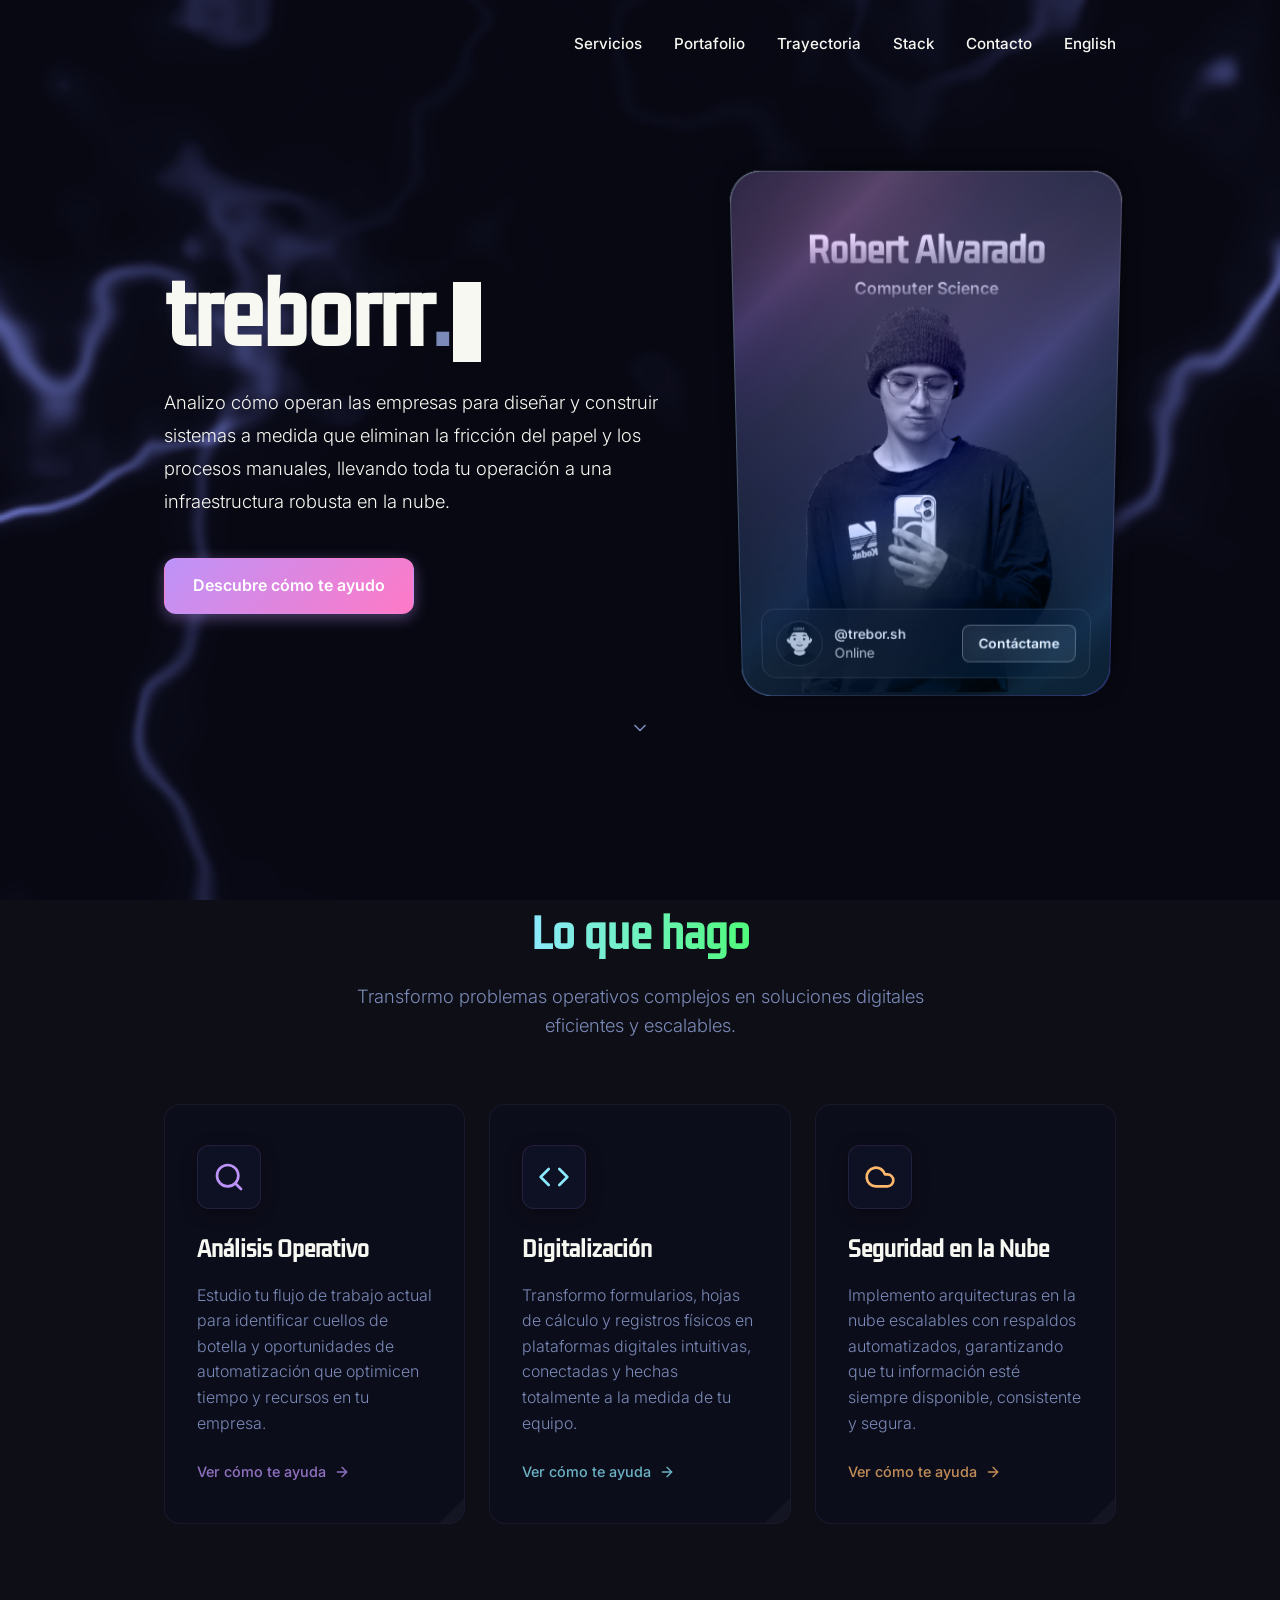
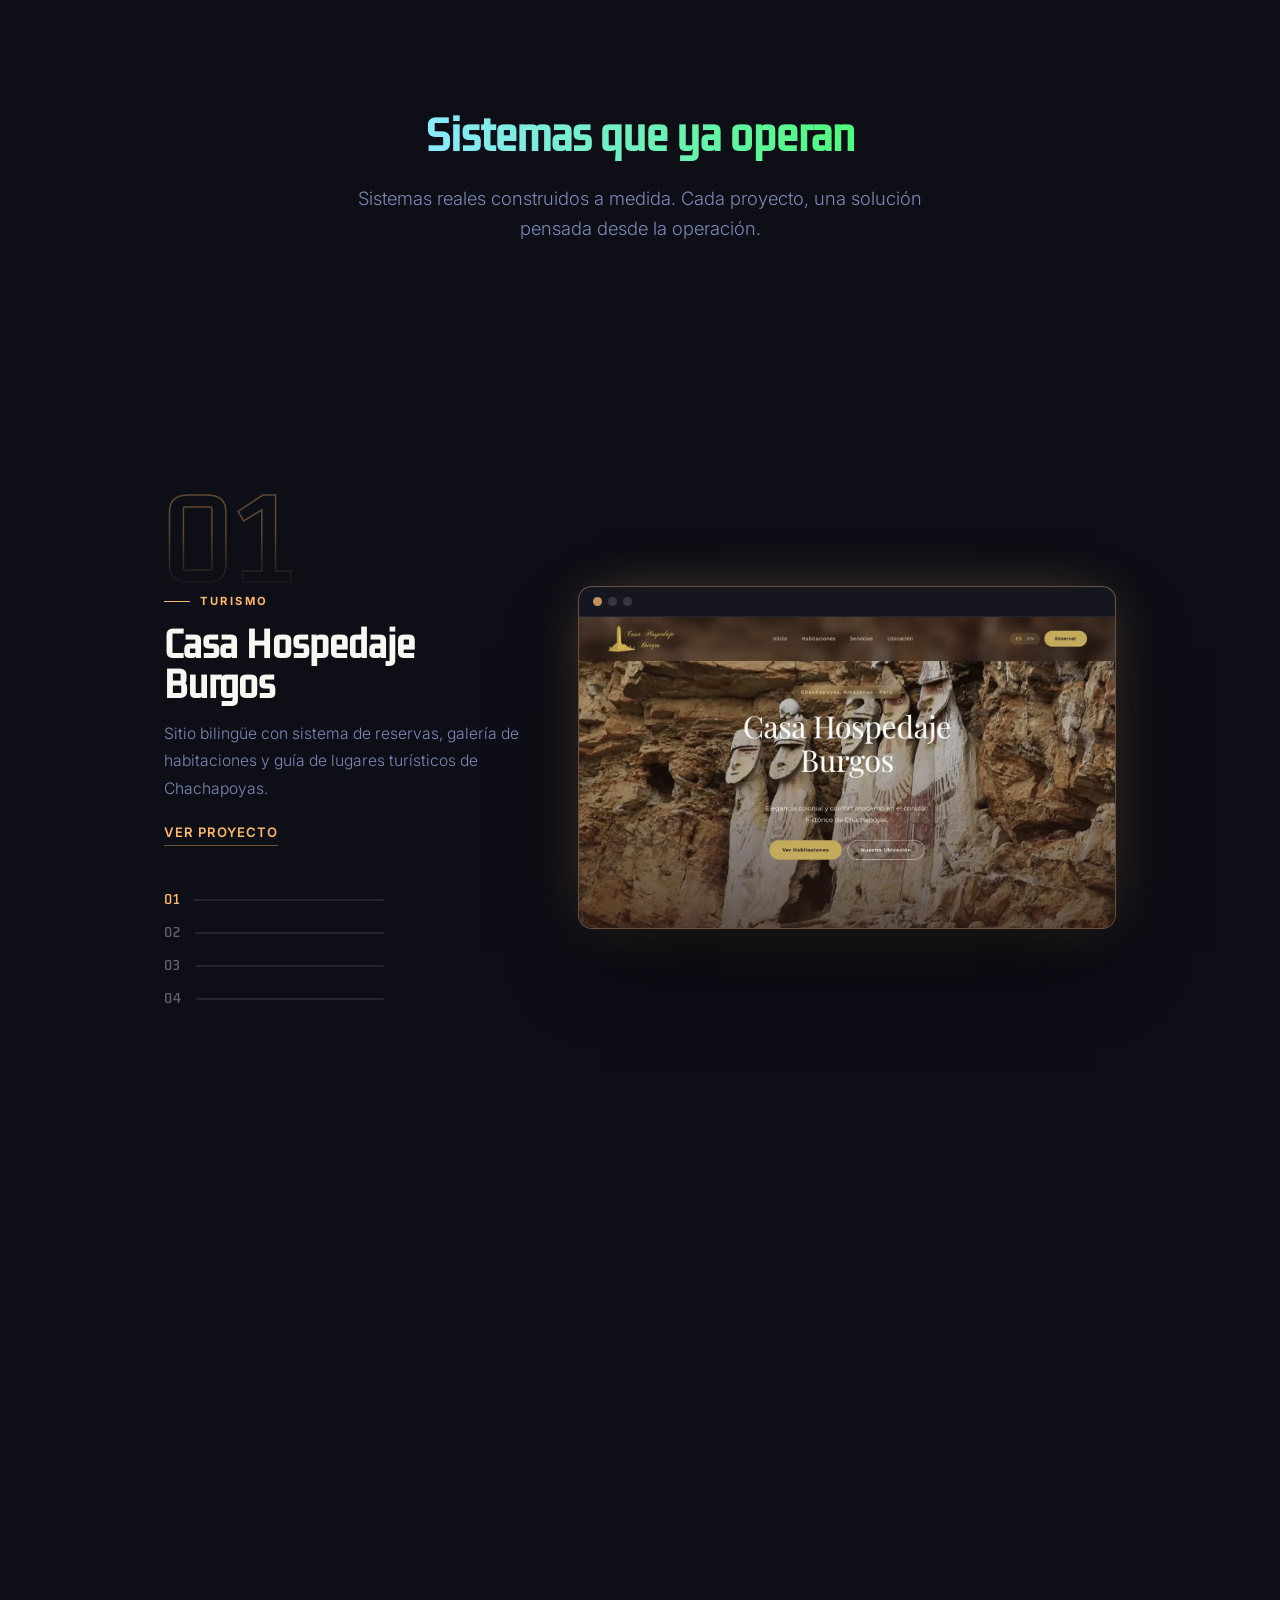
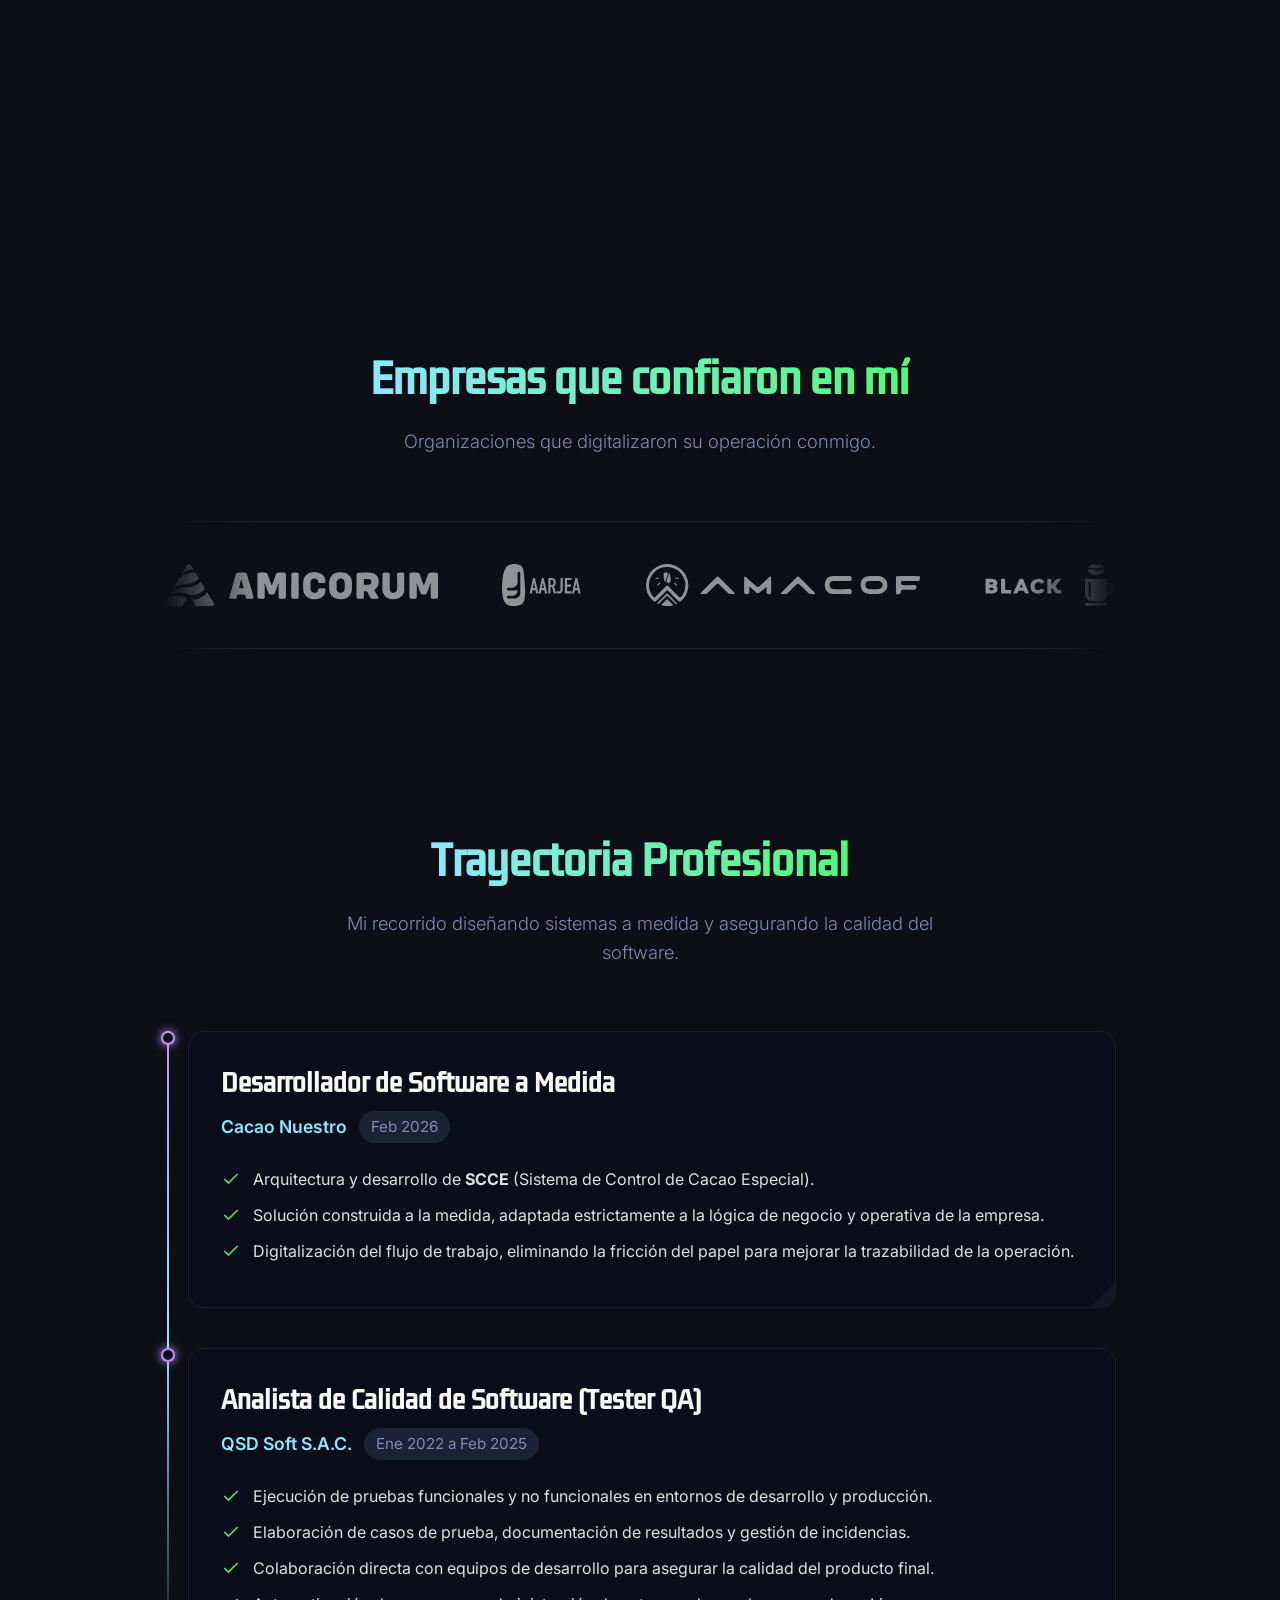
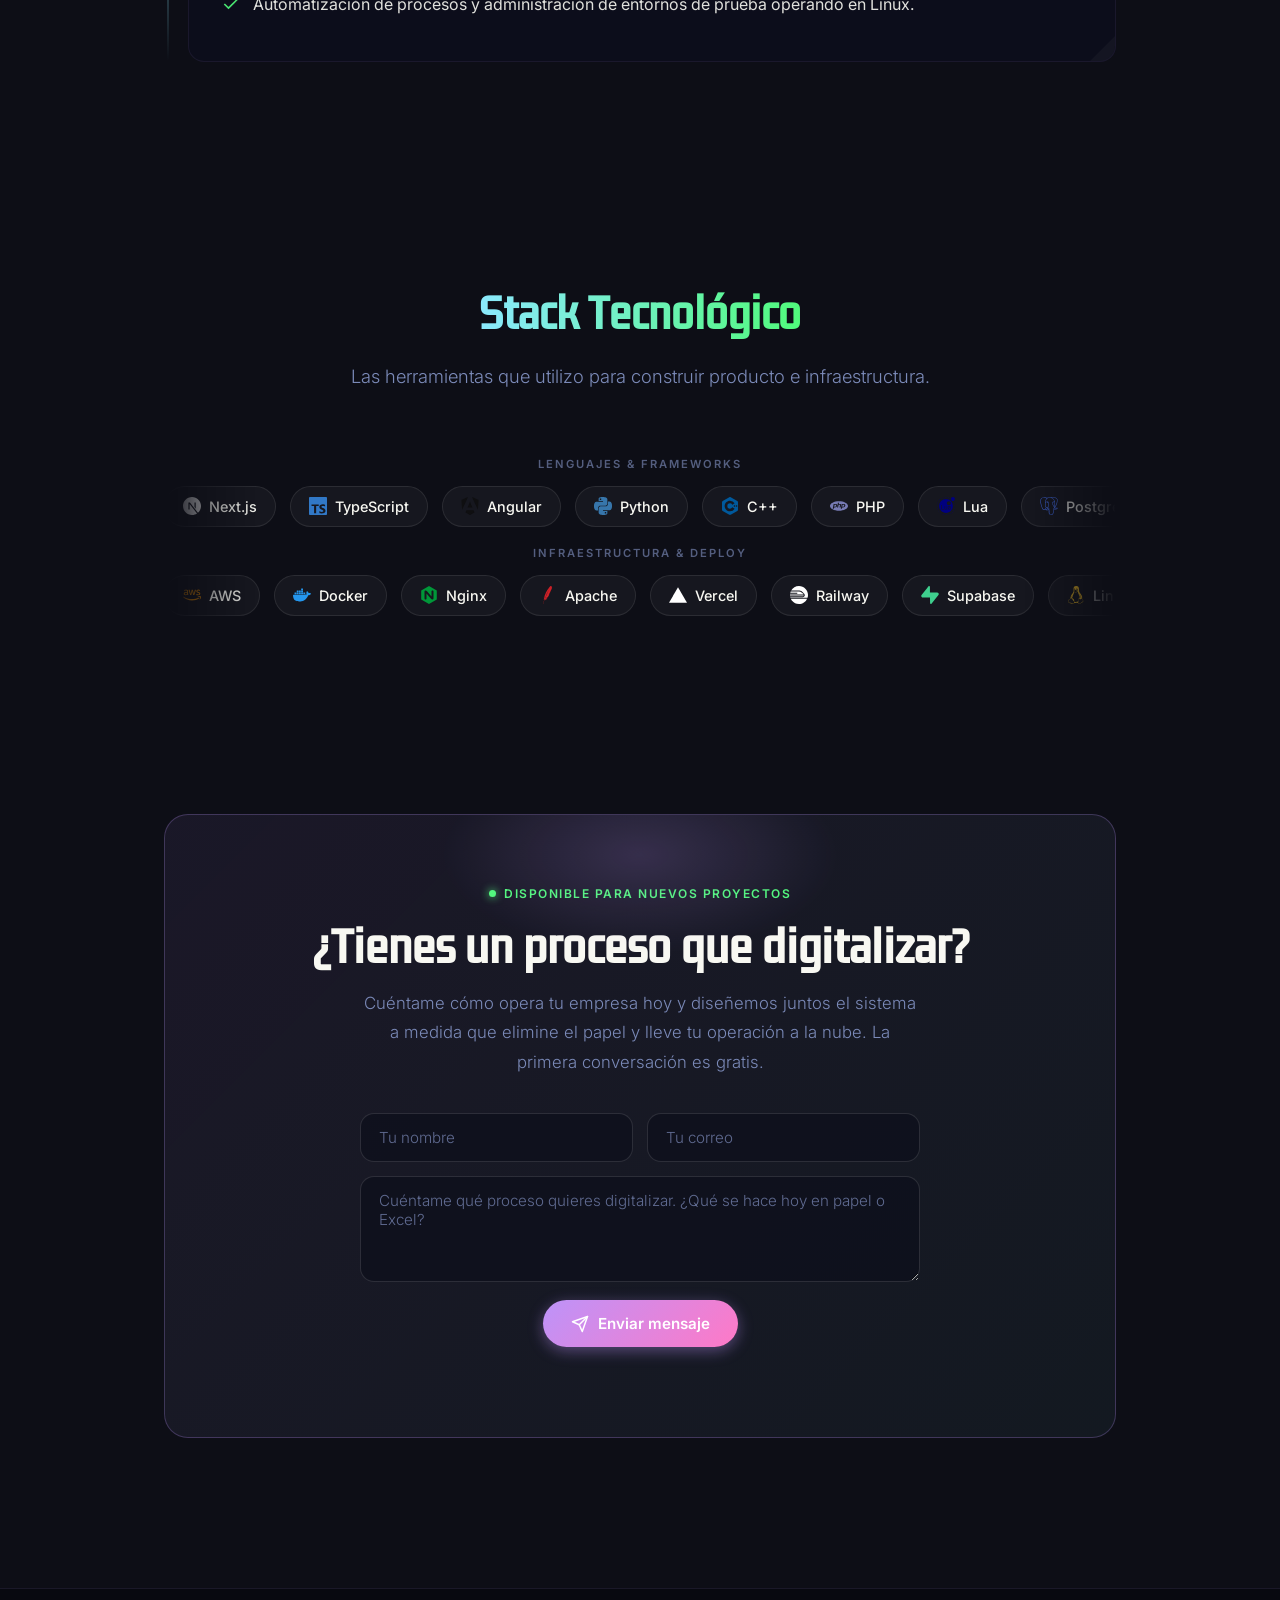
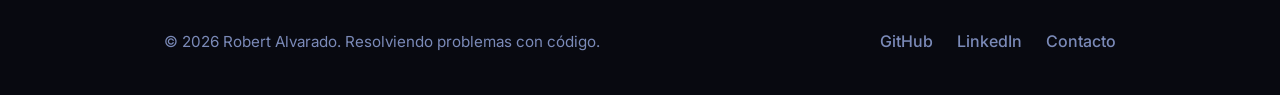
<file: index.html>
<!DOCTYPE html>
<html lang="es">

<head>
  <meta charset="UTF-8" />
  <meta name="viewport" content="width=device-width, initial-scale=1" />
  <title>Robert Alvarado | Desarrollador de Sistemas a Medida</title>
  <meta name="description"
    content="Programador enfocado en resolver problemas de negocio. Construyo sistemas a medida que eliminan la fricción del papel y los procesos manuales, llevando tu operación a la nube." />
  <meta name="author" content="Robert Alvarado" />
  <meta name="theme-color" content="#0d0e16" />
  <link rel="canonical" href="https://robertalvarado.net/" />
  <link rel="alternate" hreflang="es" href="https://robertalvarado.net/" />
  <link rel="alternate" hreflang="en" href="https://robertalvarado.net/en/" />
  <link rel="alternate" hreflang="x-default" href="https://robertalvarado.net/" />

  <!-- Open Graph -->
  <meta property="og:type" content="website" />
  <meta property="og:title" content="Robert Alvarado | Desarrollador de Sistemas a Medida" />
  <meta property="og:description"
    content="Construyo sistemas a medida que eliminan la fricción del papel y los procesos manuales, llevando tu operación a la nube." />
  <meta property="og:url" content="https://robertalvarado.net/" />
  <meta property="og:image" content="https://robertalvarado.net/src/img/mi-foto.webp" />
  <meta property="og:locale" content="es_ES" />
  <meta property="og:locale:alternate" content="en_US" />

  <!-- Twitter Card -->
  <meta name="twitter:card" content="summary_large_image" />
  <meta name="twitter:title" content="Robert Alvarado | Desarrollador de Sistemas a Medida" />
  <meta name="twitter:description" content="Construyo sistemas a medida que llevan tu operación a la nube." />
  <meta name="twitter:image" content="https://robertalvarado.net/src/img/mi-foto.webp" />

  <link rel="icon" type="image/png" href="src/img/favicon-48.png" />

  <link rel="preconnect" href="https://fonts.googleapis.com">
  <link rel="preconnect" href="https://fonts.gstatic.com" crossorigin>
  <link
    href="https://fonts.googleapis.com/css2?family=Inter:wght@300;400;500;600;700&family=Kdam+Thmor+Pro&family=Fira+Code:wght@400;500&display=swap"
    rel="stylesheet">

  <link rel="stylesheet" href="src/css/style.css">
</head>

<body>
  <div id="page">
  <div id="scroll-progress" aria-hidden="true"></div>
  <div class="container">
    <nav>
      <a href="#lo-que-hago" aria-label="Servicios">
        <svg class="nav-icon" xmlns="http://www.w3.org/2000/svg" width="18" height="18" viewBox="0 0 24 24" fill="none"
          stroke="currentColor" stroke-width="2" stroke-linecap="round" stroke-linejoin="round">
          <circle cx="11" cy="11" r="8" />
          <path d="m21 21-4.35-4.35" />
        </svg>
        <span class="nav-label">Servicios</span>
      </a>
      <a href="#proyectos" aria-label="Portafolio">
        <svg class="nav-icon" xmlns="http://www.w3.org/2000/svg" width="18" height="18" viewBox="0 0 24 24" fill="none"
          stroke="currentColor" stroke-width="2" stroke-linecap="round" stroke-linejoin="round">
          <rect width="7" height="7" x="3" y="3" rx="1" />
          <rect width="7" height="7" x="14" y="3" rx="1" />
          <rect width="7" height="7" x="14" y="14" rx="1" />
          <rect width="7" height="7" x="3" y="14" rx="1" />
        </svg>
        <span class="nav-label">Portafolio</span>
      </a>
      <a href="#experiencia" aria-label="Trayectoria">
        <svg class="nav-icon" xmlns="http://www.w3.org/2000/svg" width="18" height="18" viewBox="0 0 24 24" fill="none"
          stroke="currentColor" stroke-width="2" stroke-linecap="round" stroke-linejoin="round">
          <path d="M12 20h9" />
          <path d="M16.5 3.5a2.12 2.12 0 0 1 3 3L7 19l-4 1 1-4Z" />
        </svg>
        <span class="nav-label">Trayectoria</span>
      </a>
      <a href="#stack" aria-label="Stack">
        <svg class="nav-icon" xmlns="http://www.w3.org/2000/svg" width="18" height="18" viewBox="0 0 24 24" fill="none"
          stroke="currentColor" stroke-width="2" stroke-linecap="round" stroke-linejoin="round">
          <path d="m12 2 10 6.5v7L12 22 2 15.5v-7Z" />
          <path d="M12 22v-6.5" />
          <path d="m22 8.5-10 7-10-7" />
        </svg>
        <span class="nav-label">Stack</span>
      </a>
      <a href="#contacto" aria-label="Contacto">
        <svg class="nav-icon" xmlns="http://www.w3.org/2000/svg" width="18" height="18" viewBox="0 0 24 24" fill="none"
          stroke="currentColor" stroke-width="2" stroke-linecap="round" stroke-linejoin="round">
          <path d="m22 2-7 20-4-9-9-4Z" />
          <path d="M22 2 11 13" />
        </svg>
        <span class="nav-label">Contacto</span>
      </a>
      <a href="en/index.html" aria-label="English version">
        <svg class="nav-icon" xmlns="http://www.w3.org/2000/svg" width="18" height="18" viewBox="0 0 24 24" fill="none"
          stroke="currentColor" stroke-width="2" stroke-linecap="round" stroke-linejoin="round">
          <circle cx="12" cy="12" r="10" />
          <path d="M12 2a14.5 14.5 0 0 0 0 20 14.5 14.5 0 0 0 0-20" />
          <path d="M2 12h20" />
        </svg>
        <span class="nav-label">English</span>
      </a>
    </nav>

    <section class="hero">
      <div class="hero-content">
        <div class="hero-text">
          <h1 class="title logo-font">
            treborrr<span class="dot">.</span><span class="ext" id="ext-hero">ts</span><span class="cursor"
              aria-hidden="true"></span>
          </h1>
          <p class="description">
            Analizo cómo operan las empresas para diseñar y construir sistemas a medida que eliminan la fricción del
            papel y los procesos manuales, llevando toda tu operación a una infraestructura robusta en la nube.
          </p>
          <div class="actions">
            <a href="#lo-que-hago" class="btn primary">Descubre cómo te ayudo</a>
          </div>
        </div>
        <div class="profile-container" id="holo-card">
          <div class="holo-wrapper pc-card">
            <div class="pc-inside">
              <div class="pc-shine"></div>
              <div class="pc-glare"></div>

              <div class="pc-content pc-avatar-content">
                <img src="src/img/mi-foto.webp" alt="Robert Alvarado" class="avatar" />

                <div class="pc-user-info">
                  <div class="pc-user-details">
                    <div class="pc-mini-avatar">
                      <img src="src/img/trimmed-image.webp" alt="Avatar">
                    </div>
                    <div class="pc-user-text">
                      <span class="pc-handle">@trebor.sh</span>
                      <span class="pc-status">Online</span>
                    </div>
                  </div>
                  <a href="#contacto" class="pc-contact-btn">Contáctame</a>
                </div>
              </div>

              <div class="pc-content">
                <div class="pc-details">
                  <h3>Robert Alvarado</h3>
                  <p>Computer Science</p>
                </div>
              </div>
            </div>
          </div>
        </div>
      </div>
      <a href="#lo-que-hago" class="scroll-hint" aria-label="Ver más">
        <svg xmlns="http://www.w3.org/2000/svg" width="20" height="20" viewBox="0 0 24 24" fill="none" stroke="currentColor" stroke-width="2" stroke-linecap="round" stroke-linejoin="round"><polyline points="6 9 12 15 18 9"/></svg>
      </a>
    </section>

    <!-- Servicios Section -->
    <section id="lo-que-hago" class="reveal" data-grade="#bd93f9">
      <div class="section-header">
        <h2 class="section-title">Lo que hago</h2>
        <p class="section-subtitle">
          Transformo problemas operativos complejos en soluciones digitales eficientes y escalables.</p>
      </div>

      <div class="services-grid">
        <a href="servicios/analisis-operativo.html" data-flash-nav class="glass-card card-1 reveal reveal-d1"
          aria-label="Análisis Operativo: ver cómo te ayuda">
          <div class="card-icon" style="color: var(--purple);">
            <svg xmlns="http://www.w3.org/2000/svg" width="32" height="32" viewBox="0 0 24 24" fill="none"
              stroke="currentColor" stroke-width="2" stroke-linecap="round" stroke-linejoin="round">
              <circle cx="11" cy="11" r="8"></circle>
              <line x1="21" y1="21" x2="16.65" y2="16.65"></line>
            </svg>
          </div>
          <h3 class="card-title">Análisis Operativo</h3>
          <p class="card-desc">Estudio tu flujo de trabajo actual para identificar cuellos de botella y oportunidades de
            automatización que optimicen tiempo y recursos en tu empresa.</p>
          <span class="card-more">Ver cómo te ayuda
            <svg xmlns="http://www.w3.org/2000/svg" width="16" height="16" viewBox="0 0 24 24" fill="none"
              stroke="currentColor" stroke-width="2" stroke-linecap="round" stroke-linejoin="round">
              <path d="M5 12h14" /><path d="m12 5 7 7-7 7" />
            </svg>
          </span>
        </a>

        <a href="servicios/digitalizacion.html" data-flash-nav class="glass-card card-2 reveal reveal-d2"
          aria-label="Digitalización: ver cómo te ayuda">
          <div class="card-icon" style="color: var(--cyan);">
            <svg xmlns="http://www.w3.org/2000/svg" width="32" height="32" viewBox="0 0 24 24" fill="none"
              stroke="currentColor" stroke-width="2" stroke-linecap="round" stroke-linejoin="round">
              <polyline points="16 18 22 12 16 6"></polyline>
              <polyline points="8 6 2 12 8 18"></polyline>
            </svg>
          </div>
          <h3 class="card-title">Digitalización</h3>
          <p class="card-desc">Transformo formularios, hojas de cálculo y registros físicos en plataformas digitales
            intuitivas, conectadas y hechas totalmente a la medida de tu equipo.</p>
          <span class="card-more">Ver cómo te ayuda
            <svg xmlns="http://www.w3.org/2000/svg" width="16" height="16" viewBox="0 0 24 24" fill="none"
              stroke="currentColor" stroke-width="2" stroke-linecap="round" stroke-linejoin="round">
              <path d="M5 12h14" /><path d="m12 5 7 7-7 7" />
            </svg>
          </span>
        </a>

        <a href="servicios/seguridad-en-la-nube.html" data-flash-nav class="glass-card card-3 reveal reveal-d3"
          aria-label="Seguridad en la Nube: ver cómo te ayuda">
          <div class="card-icon" style="color: var(--orange);">
            <svg xmlns="http://www.w3.org/2000/svg" width="32" height="32" viewBox="0 0 24 24" fill="none"
              stroke="currentColor" stroke-width="2" stroke-linecap="round" stroke-linejoin="round">
              <path d="M17.5 19H9a7 7 0 1 1 6.71-9h1.79a4.5 4.5 0 1 1 0 9Z"></path>
            </svg>
          </div>
          <h3 class="card-title">Seguridad en la Nube</h3>
          <p class="card-desc">Implemento arquitecturas en la nube escalables con respaldos automatizados, garantizando
            que tu información esté siempre disponible, consistente y segura.</p>
          <span class="card-more">Ver cómo te ayuda
            <svg xmlns="http://www.w3.org/2000/svg" width="16" height="16" viewBox="0 0 24 24" fill="none"
              stroke="currentColor" stroke-width="2" stroke-linecap="round" stroke-linejoin="round">
              <path d="M5 12h14" /><path d="m12 5 7 7-7 7" />
            </svg>
          </span>
        </a>
      </div>
    </section>

    <!-- Portafolio Section -->
    <section id="proyectos" class="reveal">
      <div class="section-header">
        <h2 class="section-title">Sistemas que ya operan</h2>
        <p class="section-subtitle">Sistemas reales construidos a medida. Cada
          proyecto, una solución pensada desde la operación.</p>
      </div>

      <div class="sp-scroller" id="sp-scroller">
        <div class="sp-sticky">
          <div class="sp-layout">
            <div class="sp-info">
              <div class="sp-text" id="sp-text">
                <span class="sp-index" id="sp-index" aria-hidden="true">01</span>
                <span class="sp-tag" id="sp-tag">Turismo</span>
                <h3 class="sp-title" id="sp-title">Casa Hospedaje Burgos</h3>
                <p class="sp-desc" id="sp-desc">Sitio bilingüe con sistema de reservas, galería de habitaciones y guía
                  de lugares turísticos de Chachapoyas.</p>
                <a class="sp-link" id="sp-link" href="https://burgosweb.treborrr.workers.dev/" target="_blank" rel="noopener noreferrer">Ver proyecto</a>
              </div>
              <div class="sp-rail" id="sp-rail" role="tablist" aria-label="Proyectos">
                <button class="sp-rail-item active" role="tab" aria-selected="true" data-index="0" aria-label="Casa Hospedaje Burgos"><span
                    class="sp-rail-num">01</span><span class="sp-rail-track"><span
                      class="sp-rail-fill"></span></span></button>
                <button class="sp-rail-item" role="tab" aria-selected="false" data-index="1" aria-label="ABAWA"><span class="sp-rail-num">02</span><span
                    class="sp-rail-track"><span class="sp-rail-fill"></span></span></button>
                <button class="sp-rail-item" role="tab" aria-selected="false" data-index="2" aria-label="BMS"><span class="sp-rail-num">03</span><span
                    class="sp-rail-track"><span class="sp-rail-fill"></span></span></button>
                <button class="sp-rail-item" role="tab" aria-selected="false" data-index="3" aria-label="SCCE"><span class="sp-rail-num">04</span><span
                    class="sp-rail-track"><span class="sp-rail-fill"></span></span></button>
              </div>
            </div>
            <div class="sp-visual">
              <div class="sp-screen">
                <div class="sp-screen-bar"><span></span><span></span><span></span></div>
                <div class="sp-shots">
                  <img class="sp-shot active" src="src/img/proyectos/Casa Hospedaje Burgos/hero.webp"
                    alt="Casa Hospedaje Burgos" />
                  <img class="sp-shot" src="src/img/proyectos/ABAWA/abawa-1.webp" alt="ABAWA: selector de cata sensorial"
                    loading="lazy" />
                  <img class="sp-shot" src="src/img/proyectos/BMS/login.webp" alt="BMS: Login" loading="lazy" />
                  <img class="sp-shot" src="src/img/proyectos/Cacao Nuestro/INICIO.webp"
                    alt="SCCE: Sistema de Control de Cacao Especial" loading="lazy" />
                </div>
              </div>
            </div>
          </div>
        </div>
      </div>
    </section>

    <!-- Empresas Section -->
    <section id="empresas" class="reveal">
      <div class="section-header">
        <h2 class="section-title">Empresas que confiaron en mí</h2>
        <p class="section-subtitle">Organizaciones que digitalizaron su operación conmigo.</p>
      </div>

      <div class="clients-marquee reveal reveal-d1">
        <div class="clients-track">
          <div class="clients-set">
            <img class="client-logo" src="src/img/clients/amicorum.svg" alt="Amicorum Holding Group" loading="lazy" />
            <img class="client-logo" src="src/img/clients/aarjea.svg" alt="Aarjea" loading="lazy" />
            <img class="client-logo" src="src/img/clients/amacof.svg" alt="Amacof" loading="lazy" />
            <img class="client-logo" src="src/img/clients/black-mouth.svg" alt="Black Mouth" loading="lazy" />
          </div>
          <div class="clients-set" aria-hidden="true">
            <img class="client-logo" src="src/img/clients/amicorum.svg" alt="" loading="lazy" />
            <img class="client-logo" src="src/img/clients/aarjea.svg" alt="" loading="lazy" />
            <img class="client-logo" src="src/img/clients/amacof.svg" alt="" loading="lazy" />
            <img class="client-logo" src="src/img/clients/black-mouth.svg" alt="" loading="lazy" />
          </div>
        </div>
      </div>
    </section>

    <!-- Trayectoria Section -->
    <section id="experiencia" class="reveal">
      <div class="section-header">
        <h2 class="section-title">Trayectoria Profesional</h2>
        <p class="section-subtitle">
          Mi recorrido diseñando sistemas a medida y asegurando la calidad del software.
        </p>
      </div>

      <!-- Views Container -->
      <div class="exp-views-wrapper">
        <div class="exp-view active">
          <div class="timeline-container">
            <!-- SCCE Experience -->
            <div class="timeline-node reveal reveal-d1">
              <div class="timeline-dot"></div>
              <div class="timeline-content glass-card">
                <div class="timeline-header">
                  <h3 class="role-title">Desarrollador de Software a Medida</h3>
                  <div class="company-info">
                    <span class="company-name">Cacao Nuestro</span>
                    <span class="company-period">Feb 2026</span>
                  </div>
                </div>
                <ul class="role-tasks" style="margin-bottom: 0;">
                  <li><svg viewBox="0 0 24 24" fill="none" stroke="currentColor" stroke-width="2">
                      <polyline points="20 6 9 17 4 12"></polyline>
                    </svg> <span>Arquitectura y desarrollo de <strong>SCCE</strong> (Sistema de Control de Cacao
                      Especial).</span>
                  </li>
                  <li><svg viewBox="0 0 24 24" fill="none" stroke="currentColor" stroke-width="2">
                      <polyline points="20 6 9 17 4 12"></polyline>
                    </svg> <span>Solución construida a la medida, adaptada estrictamente a la lógica de negocio y
                      operativa de
                      la empresa.</span></li>
                  <li><svg viewBox="0 0 24 24" fill="none" stroke="currentColor" stroke-width="2">
                      <polyline points="20 6 9 17 4 12"></polyline>
                    </svg> <span>Digitalización del flujo de trabajo, eliminando la fricción del papel para mejorar la
                      trazabilidad de la operación.</span></li>
                </ul>
              </div>
            </div>

            <!-- QSD Soft Experience -->
            <div class="timeline-node reveal reveal-d2">
              <div class="timeline-dot"></div>
              <div class="timeline-content glass-card">
                <div class="timeline-header">
                  <h3 class="role-title">Analista de Calidad de Software (Tester QA)</h3>
                  <div class="company-info">
                    <span class="company-name">QSD Soft S.A.C.</span>
                    <span class="company-period">Ene 2022 a Feb 2025</span>
                  </div>
                </div>
                <ul class="role-tasks" style="margin-bottom: 0;">
                  <li><svg viewBox="0 0 24 24" fill="none" stroke="currentColor" stroke-width="2">
                      <polyline points="20 6 9 17 4 12"></polyline>
                    </svg> <span>Ejecución de pruebas funcionales y no funcionales en entornos de desarrollo y
                      producción.</span>
                  </li>
                  <li><svg viewBox="0 0 24 24" fill="none" stroke="currentColor" stroke-width="2">
                      <polyline points="20 6 9 17 4 12"></polyline>
                    </svg> <span>Elaboración de casos de prueba, documentación de resultados y gestión de
                      incidencias.</span></li>
                  <li><svg viewBox="0 0 24 24" fill="none" stroke="currentColor" stroke-width="2">
                      <polyline points="20 6 9 17 4 12"></polyline>
                    </svg> <span>Colaboración directa con equipos de desarrollo para asegurar la calidad del producto
                      final.</span>
                  </li>
                  <li><svg viewBox="0 0 24 24" fill="none" stroke="currentColor" stroke-width="2">
                      <polyline points="20 6 9 17 4 12"></polyline>
                    </svg> Automatización de procesos y administración de entornos de prueba operando en Linux.</li>
                </ul>
              </div>
            </div>
          </div>
        </div>

      </div>
    </section>


    <section id="stack" class="reveal">
      <div class="section-header">
        <h2 class="section-title">Stack Tecnológico</h2>
        <p class="section-subtitle">Las herramientas que utilizo para
          construir producto e infraestructura.</p>
      </div>

      <!-- Row 1: lenguajes, frameworks y bases de datos -->
      <p class="tech-row-label">Lenguajes &amp; Frameworks</p>
      <div class="tech-marquee reveal reveal-d1">
        <div class="tech-track">
          <div class="tech-set">
            <span class="tech-pill"><img src="src/img/icons/nextjs.svg" alt=""
                loading="lazy" />Next.js</span>
            <span class="tech-pill"><img src="src/img/icons/typescript.svg" alt=""
                loading="lazy" />TypeScript</span>
            <span class="tech-pill"><img src="src/img/icons/angular.svg" alt=""
                loading="lazy" />Angular</span>
            <span class="tech-pill"><img src="src/img/icons/python.svg" alt="" loading="lazy" />Python</span>
            <span class="tech-pill"><img src="src/img/icons/cplusplus.svg" alt="" loading="lazy" />C++</span>
            <span class="tech-pill"><img src="src/img/icons/php.svg" alt="" loading="lazy" />PHP</span>
            <span class="tech-pill"><img src="src/img/icons/lua.svg" alt="" loading="lazy" />Lua</span>
            <span class="tech-pill"><img src="src/img/icons/postgresql.svg" alt=""
                loading="lazy" />PostgreSQL</span>
            <span class="tech-pill"><img src="src/img/icons/mysql.svg" alt="" loading="lazy" />MySQL</span>
            <span class="tech-pill"><img src="src/img/icons/sqlite.svg" alt="" loading="lazy" />SQLite</span>
          </div>
          <div class="tech-set" aria-hidden="true">
            <span class="tech-pill"><img src="src/img/icons/nextjs.svg" alt=""
                loading="lazy" />Next.js</span>
            <span class="tech-pill"><img src="src/img/icons/typescript.svg" alt=""
                loading="lazy" />TypeScript</span>
            <span class="tech-pill"><img src="src/img/icons/angular.svg" alt=""
                loading="lazy" />Angular</span>
            <span class="tech-pill"><img src="src/img/icons/python.svg" alt="" loading="lazy" />Python</span>
            <span class="tech-pill"><img src="src/img/icons/cplusplus.svg" alt="" loading="lazy" />C++</span>
            <span class="tech-pill"><img src="src/img/icons/php.svg" alt="" loading="lazy" />PHP</span>
            <span class="tech-pill"><img src="src/img/icons/lua.svg" alt="" loading="lazy" />Lua</span>
            <span class="tech-pill"><img src="src/img/icons/postgresql.svg" alt=""
                loading="lazy" />PostgreSQL</span>
            <span class="tech-pill"><img src="src/img/icons/mysql.svg" alt="" loading="lazy" />MySQL</span>
            <span class="tech-pill"><img src="src/img/icons/sqlite.svg" alt="" loading="lazy" />SQLite</span>
          </div>
        </div>
      </div>

      <!-- Row 2: infraestructura, deploy y herramientas (dirección opuesta) -->
      <p class="tech-row-label">Infraestructura &amp; Deploy</p>
      <div class="tech-marquee reverse reveal reveal-d2">
        <div class="tech-track">
          <div class="tech-set">
            <span class="tech-pill"><img src="src/img/icons/aws.svg"
                alt="" loading="lazy" />AWS</span>
            <span class="tech-pill"><img src="src/img/icons/docker.svg" alt="" loading="lazy" />Docker</span>
            <span class="tech-pill"><img src="src/img/icons/nginx.svg" alt="" loading="lazy" />Nginx</span>
            <span class="tech-pill"><img src="src/img/icons/apache.svg" alt="" loading="lazy" />Apache</span>
            <span class="tech-pill"><img src="src/img/icons/vercel.svg" alt=""
                loading="lazy" />Vercel</span>
            <span class="tech-pill"><img src="src/img/icons/railway.svg" alt=""
                loading="lazy" />Railway</span>
            <span class="tech-pill"><img src="src/img/icons/supabase.svg" alt=""
                loading="lazy" />Supabase</span>
            <span class="tech-pill"><img src="src/img/icons/linux.svg" alt="" loading="lazy" />Linux</span>
            <span class="tech-pill"><img src="src/img/icons/git.svg" alt="" loading="lazy" />Git</span>
            <span class="tech-pill"><img src="src/img/icons/neovim.svg" alt="" loading="lazy" />Neovim</span>
          </div>
          <div class="tech-set" aria-hidden="true">
            <span class="tech-pill"><img src="src/img/icons/aws.svg"
                alt="" loading="lazy" />AWS</span>
            <span class="tech-pill"><img src="src/img/icons/docker.svg" alt="" loading="lazy" />Docker</span>
            <span class="tech-pill"><img src="src/img/icons/nginx.svg" alt="" loading="lazy" />Nginx</span>
            <span class="tech-pill"><img src="src/img/icons/apache.svg" alt="" loading="lazy" />Apache</span>
            <span class="tech-pill"><img src="src/img/icons/vercel.svg" alt=""
                loading="lazy" />Vercel</span>
            <span class="tech-pill"><img src="src/img/icons/railway.svg" alt=""
                loading="lazy" />Railway</span>
            <span class="tech-pill"><img src="src/img/icons/supabase.svg" alt=""
                loading="lazy" />Supabase</span>
            <span class="tech-pill"><img src="src/img/icons/linux.svg" alt="" loading="lazy" />Linux</span>
            <span class="tech-pill"><img src="src/img/icons/git.svg" alt="" loading="lazy" />Git</span>
            <span class="tech-pill"><img src="src/img/icons/neovim.svg" alt="" loading="lazy" />Neovim</span>
          </div>
        </div>
      </div>
    </section>
    <!-- Contacto / CTA final -->
    <section id="contacto" class="reveal" data-grade="#ff79c6">
      <div class="cta-card reveal reveal-d1">
        <span class="cta-badge">Disponible para nuevos proyectos</span>
        <h2 class="cta-title">¿Tienes un proceso que digitalizar?</h2>
        <p class="cta-desc">Cuéntame cómo opera tu empresa hoy y diseñemos juntos el sistema a medida que
          elimine el papel y lleve tu operación a la nube. La primera conversación es gratis.</p>
        <form class="cta-form" id="cta-form" action="https://formsubmit.co/ajax/dev.robertalvarado@gmail.com" method="POST">
          <input type="hidden" name="_subject" value="Nuevo contacto desde robertalvarado.net" />
          <input type="hidden" name="_captcha" value="false" />
          <input type="text" name="_honey" tabindex="-1" autocomplete="off" style="display:none" aria-hidden="true" />
          <div class="cta-form-row">
            <input type="text" name="nombre" placeholder="Tu nombre" required autocomplete="name" />
            <input type="email" name="email" placeholder="Tu correo" required autocomplete="email" />
          </div>
          <textarea name="mensaje" rows="4"
            placeholder="Cuéntame qué proceso quieres digitalizar. ¿Qué se hace hoy en papel o Excel?"
            required></textarea>
          <button type="submit" class="btn primary cta-btn cta-form-submit" id="cta-submit">
            <svg xmlns="http://www.w3.org/2000/svg" width="18" height="18" viewBox="0 0 24 24" fill="none"
              stroke="currentColor" stroke-width="2" stroke-linecap="round" stroke-linejoin="round">
              <path d="m22 2-7 20-4-9-9-4Z" />
              <path d="M22 2 11 13" />
            </svg>
            Enviar mensaje
          </button>
        </form>
        <p class="cta-error" id="cta-error" role="alert" hidden>
          No se pudo enviar el mensaje. Escríbeme directo a
          <a href="mailto:dev.robertalvarado@gmail.com">dev.robertalvarado@gmail.com</a>.
        </p>
        <p class="cta-success" id="cta-success" aria-live="polite" hidden>
          <svg xmlns="http://www.w3.org/2000/svg" width="18" height="18" viewBox="0 0 24 24" fill="none" stroke="currentColor" stroke-width="2" stroke-linecap="round" stroke-linejoin="round"><polyline points="20 6 9 17 4 12"/></svg>
          Mensaje recibido. Te escribo pronto.
        </p>
      </div>
    </section>
  </div>

  <footer>
    <div class="container footer-content">
      <div class="footer-left">
        © <span id="y">2026</span> Robert Alvarado. Resolviendo problemas con código.
      </div>
      <div class="social-links">
        <a href="https://github.com/treborrr" target="_blank" rel="noopener noreferrer">GitHub</a>
        <a href="https://www.linkedin.com/in/robert-alvarado-valle/" target="_blank"
          rel="noopener noreferrer">LinkedIn</a>
        <a href="mailto:dev.robertalvarado@gmail.com">Contacto</a>
      </div>
    </div>
  </footer>

  </div>
  <script src="src/js/main.js" defer></script>
  <script type="module" src="src/js/aurora.js"></script>
</body>

</html>
</file>
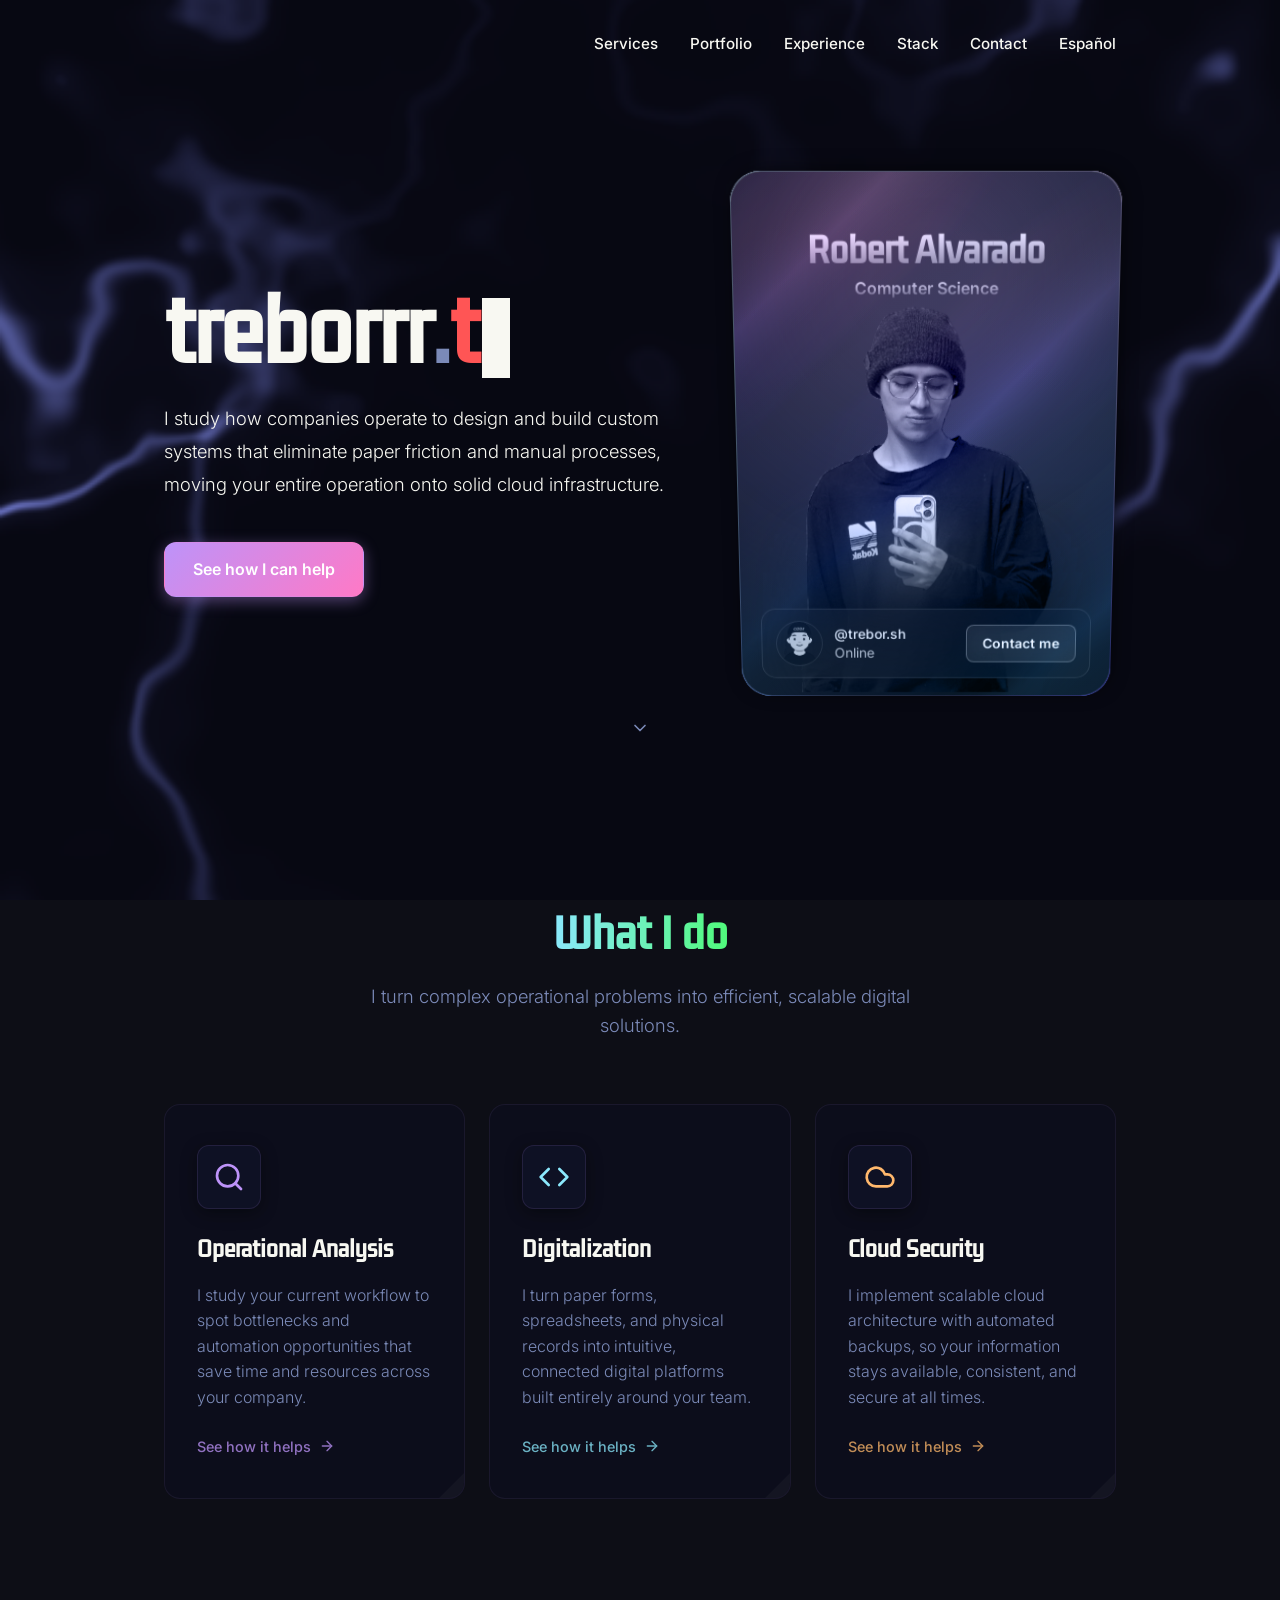
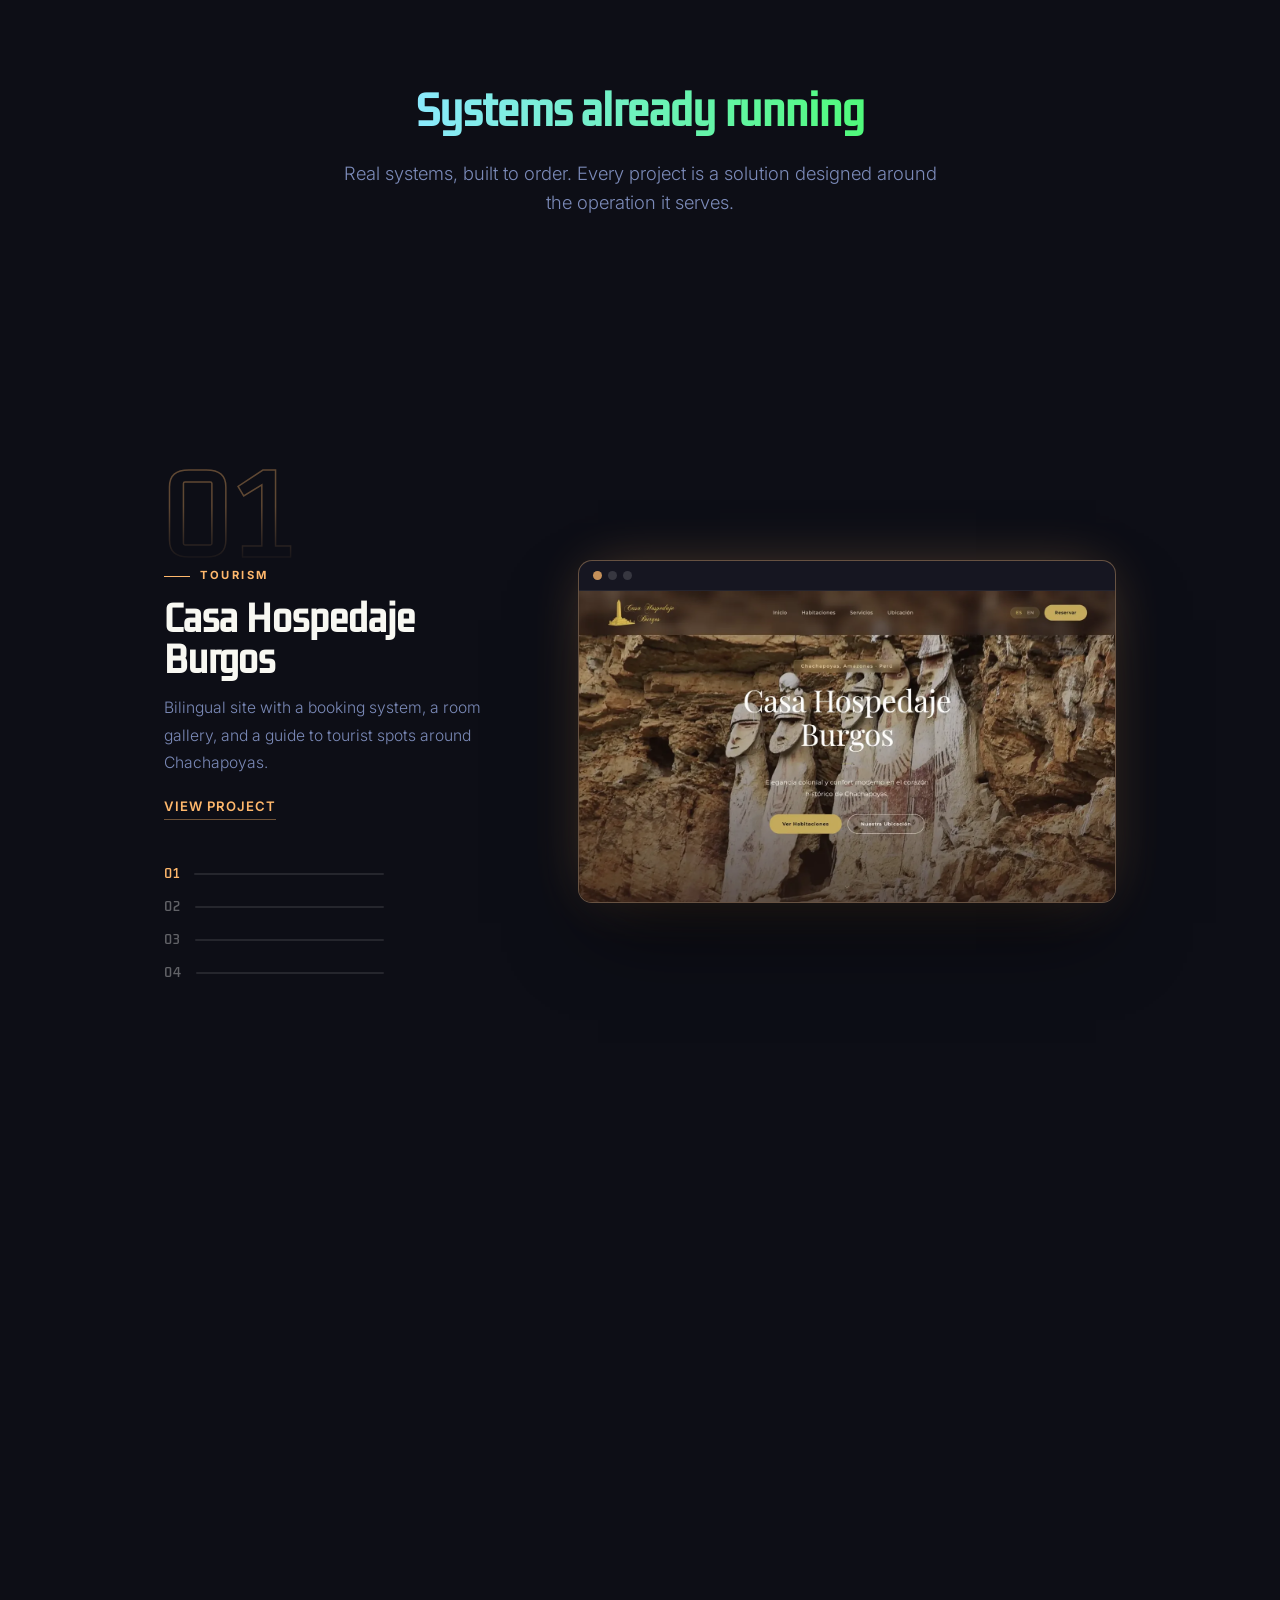
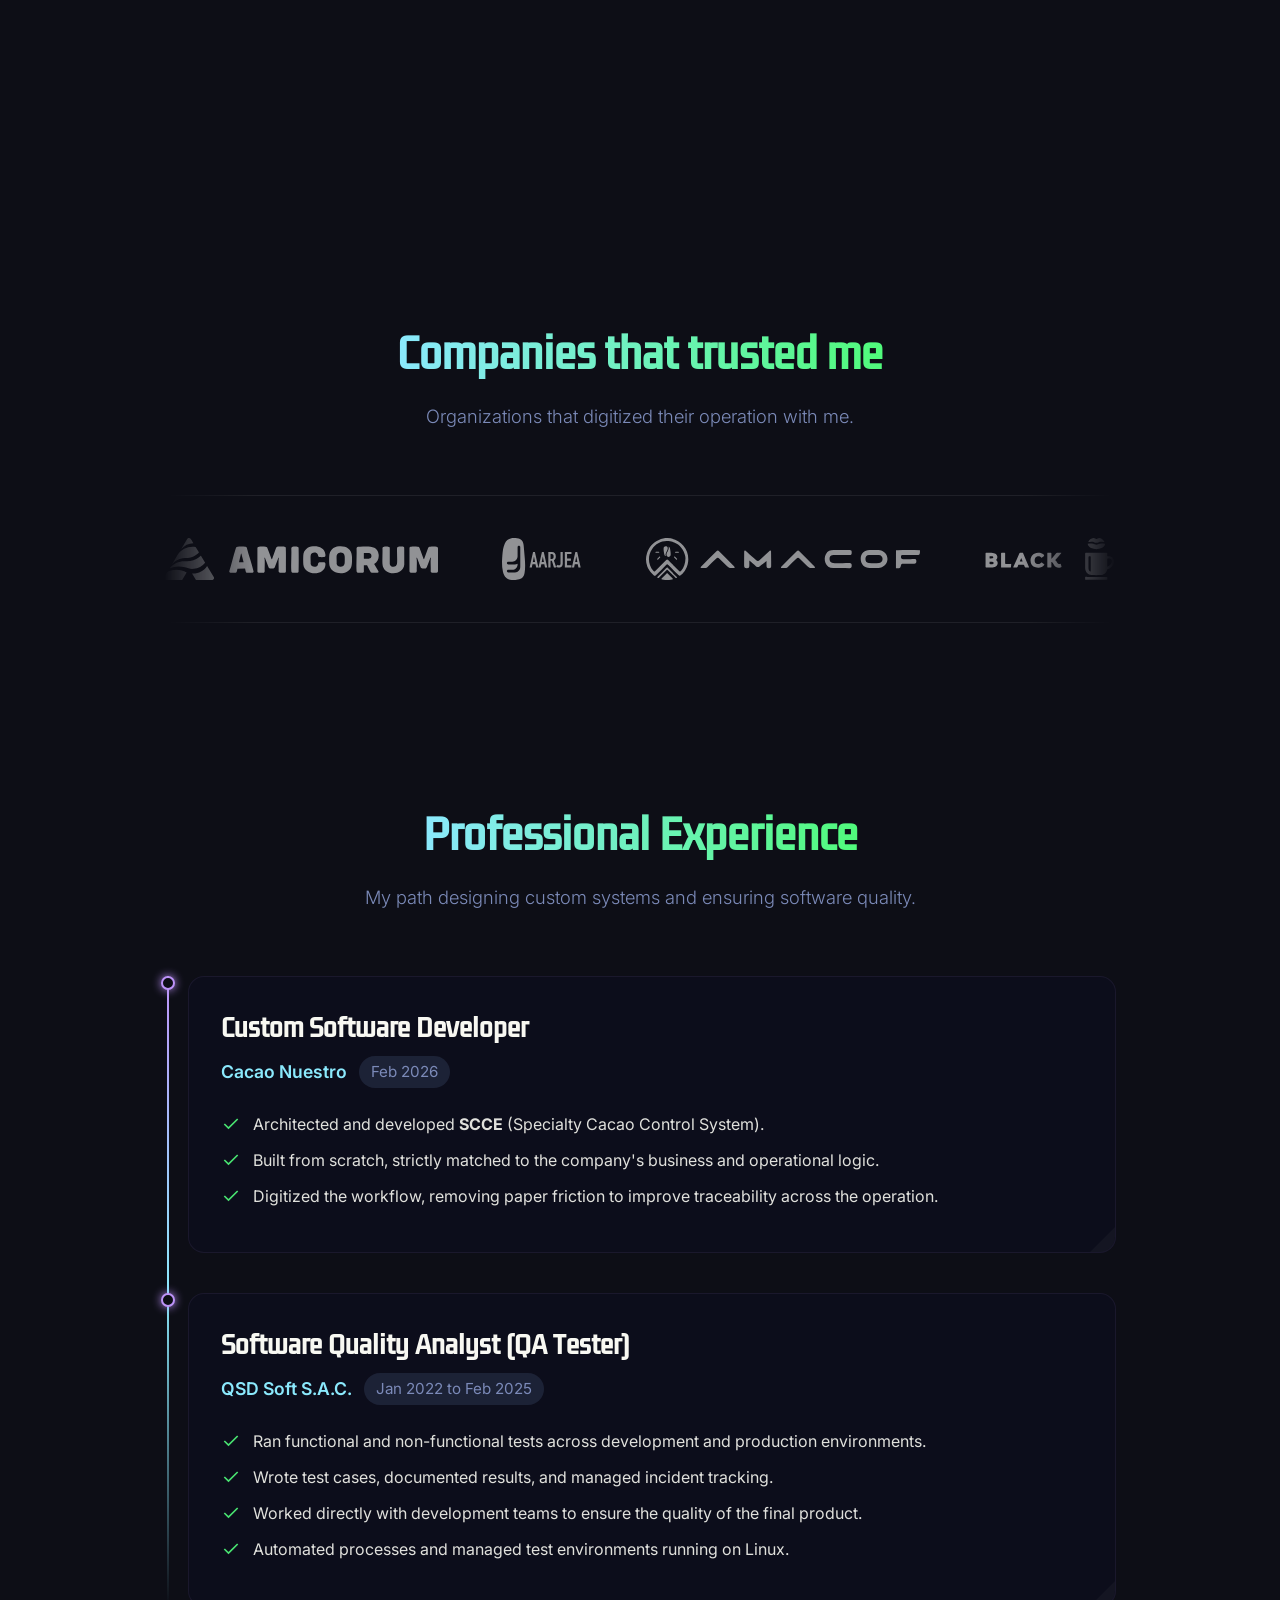
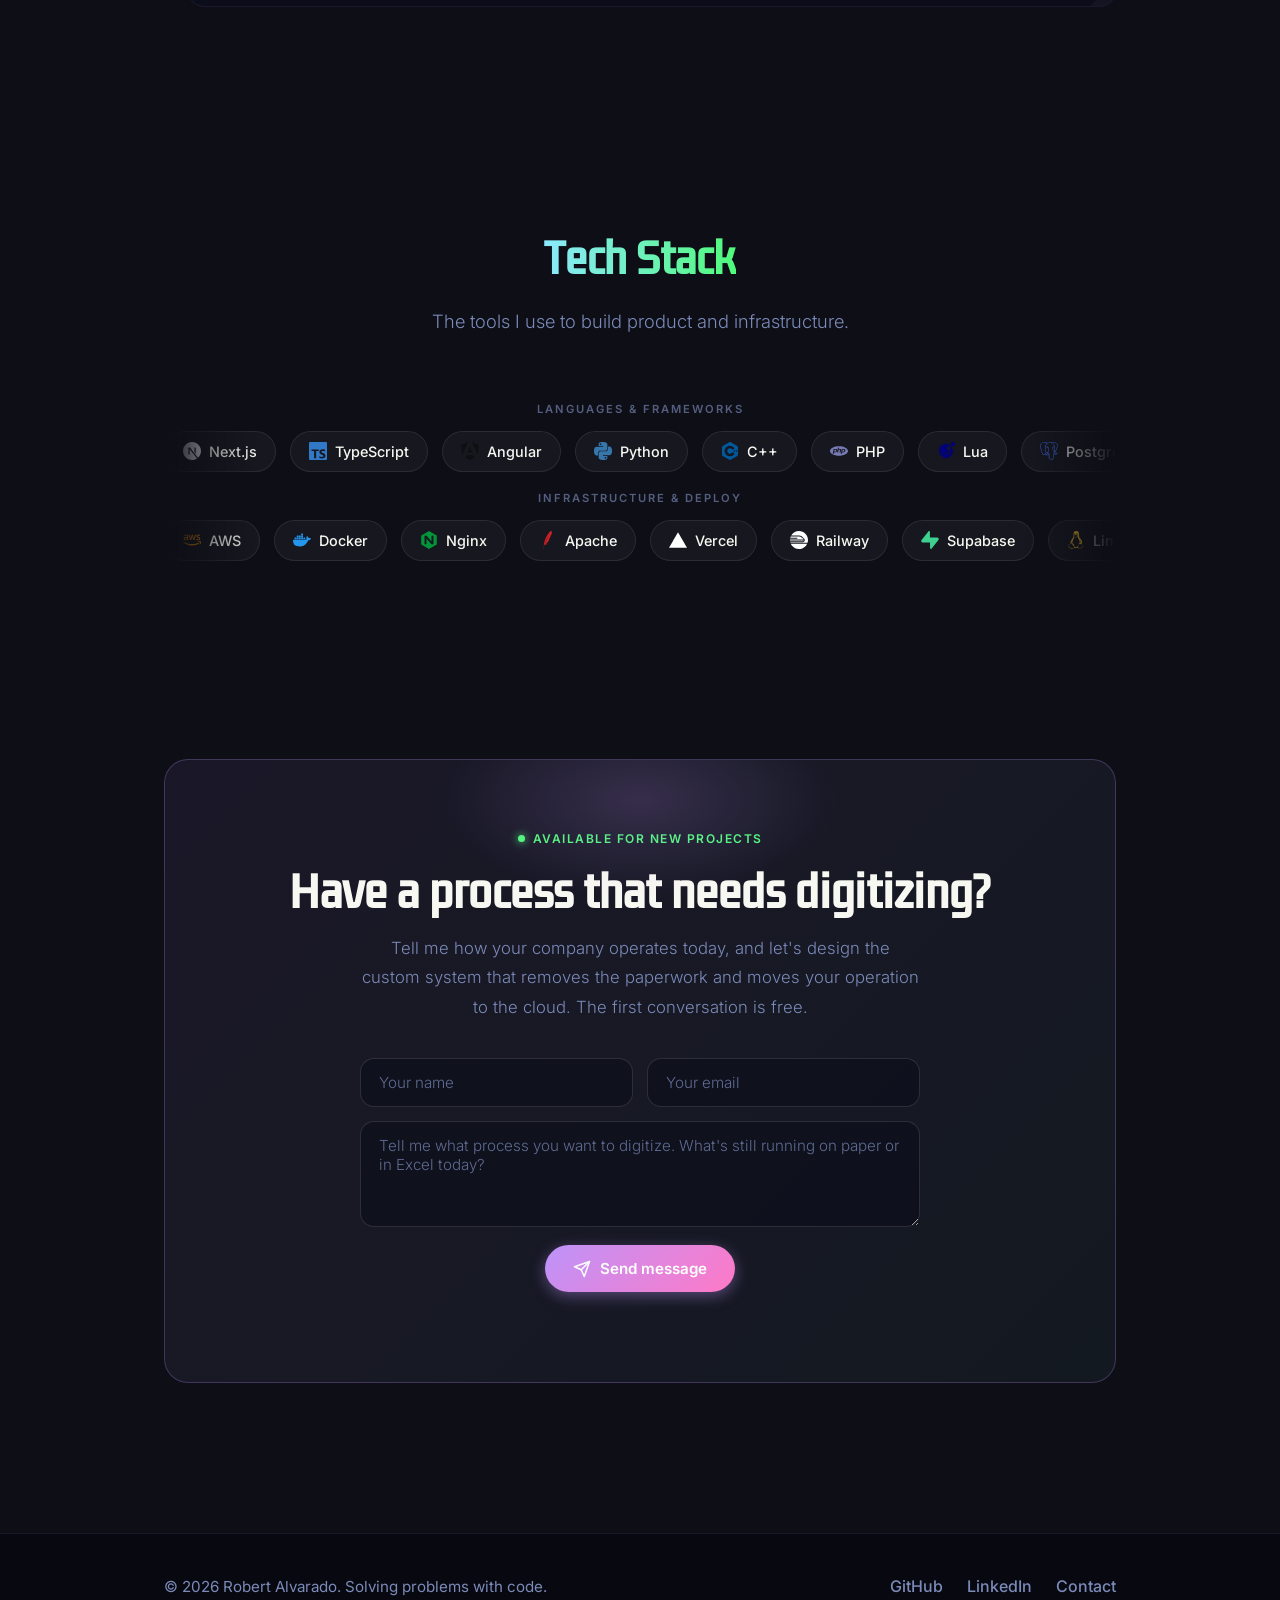
<file: en/index.html>
<!DOCTYPE html>
<html lang="en">

<head>
  <meta charset="UTF-8" />
  <meta name="viewport" content="width=device-width, initial-scale=1" />
  <title>Robert Alvarado | Custom Systems Developer</title>
  <meta name="description"
    content="Software developer focused on solving business problems. I build custom systems that remove paper friction and manual processes, moving your operation to the cloud." />
  <meta name="author" content="Robert Alvarado" />
  <meta name="theme-color" content="#0d0e16" />
  <link rel="canonical" href="https://robertalvarado.net/en/" />
  <link rel="alternate" hreflang="es" href="https://robertalvarado.net/" />
  <link rel="alternate" hreflang="en" href="https://robertalvarado.net/en/" />
  <link rel="alternate" hreflang="x-default" href="https://robertalvarado.net/" />

  <!-- Open Graph -->
  <meta property="og:type" content="website" />
  <meta property="og:title" content="Robert Alvarado | Custom Systems Developer" />
  <meta property="og:description"
    content="I build custom systems that remove paper friction and manual processes, moving your operation to the cloud." />
  <meta property="og:url" content="https://robertalvarado.net/en/" />
  <meta property="og:image" content="https://robertalvarado.net/src/img/mi-foto.webp" />
  <meta property="og:locale" content="en_US" />
  <meta property="og:locale:alternate" content="es_ES" />

  <!-- Twitter Card -->
  <meta name="twitter:card" content="summary_large_image" />
  <meta name="twitter:title" content="Robert Alvarado | Custom Systems Developer" />
  <meta name="twitter:description" content="I build custom systems that move your operation to the cloud." />
  <meta name="twitter:image" content="https://robertalvarado.net/src/img/mi-foto.webp" />

  <link rel="icon" type="image/png" href="../src/img/favicon-48.png" />

  <link rel="preconnect" href="https://fonts.googleapis.com">
  <link rel="preconnect" href="https://fonts.gstatic.com" crossorigin>
  <link
    href="https://fonts.googleapis.com/css2?family=Inter:wght@300;400;500;600;700&family=Kdam+Thmor+Pro&family=Fira+Code:wght@400;500&display=swap"
    rel="stylesheet">

  <link rel="stylesheet" href="../src/css/style.css">
</head>

<body>
  <div id="page">
  <div id="scroll-progress" aria-hidden="true"></div>
  <div class="container">
    <nav>
      <a href="#what-i-do" aria-label="Services">
        <svg class="nav-icon" xmlns="http://www.w3.org/2000/svg" width="18" height="18" viewBox="0 0 24 24" fill="none"
          stroke="currentColor" stroke-width="2" stroke-linecap="round" stroke-linejoin="round">
          <circle cx="11" cy="11" r="8" />
          <path d="m21 21-4.35-4.35" />
        </svg>
        <span class="nav-label">Services</span>
      </a>
      <a href="#projects" aria-label="Portfolio">
        <svg class="nav-icon" xmlns="http://www.w3.org/2000/svg" width="18" height="18" viewBox="0 0 24 24" fill="none"
          stroke="currentColor" stroke-width="2" stroke-linecap="round" stroke-linejoin="round">
          <rect width="7" height="7" x="3" y="3" rx="1" />
          <rect width="7" height="7" x="14" y="3" rx="1" />
          <rect width="7" height="7" x="14" y="14" rx="1" />
          <rect width="7" height="7" x="3" y="14" rx="1" />
        </svg>
        <span class="nav-label">Portfolio</span>
      </a>
      <a href="#experience" aria-label="Experience">
        <svg class="nav-icon" xmlns="http://www.w3.org/2000/svg" width="18" height="18" viewBox="0 0 24 24" fill="none"
          stroke="currentColor" stroke-width="2" stroke-linecap="round" stroke-linejoin="round">
          <path d="M12 20h9" />
          <path d="M16.5 3.5a2.12 2.12 0 0 1 3 3L7 19l-4 1 1-4Z" />
        </svg>
        <span class="nav-label">Experience</span>
      </a>
      <a href="#stack" aria-label="Stack">
        <svg class="nav-icon" xmlns="http://www.w3.org/2000/svg" width="18" height="18" viewBox="0 0 24 24" fill="none"
          stroke="currentColor" stroke-width="2" stroke-linecap="round" stroke-linejoin="round">
          <path d="m12 2 10 6.5v7L12 22 2 15.5v-7Z" />
          <path d="M12 22v-6.5" />
          <path d="m22 8.5-10 7-10-7" />
        </svg>
        <span class="nav-label">Stack</span>
      </a>
      <a href="#contact" aria-label="Contact">
        <svg class="nav-icon" xmlns="http://www.w3.org/2000/svg" width="18" height="18" viewBox="0 0 24 24" fill="none"
          stroke="currentColor" stroke-width="2" stroke-linecap="round" stroke-linejoin="round">
          <path d="m22 2-7 20-4-9-9-4Z" />
          <path d="M22 2 11 13" />
        </svg>
        <span class="nav-label">Contact</span>
      </a>
      <a href="../index.html" aria-label="Versión en español">
        <svg class="nav-icon" xmlns="http://www.w3.org/2000/svg" width="18" height="18" viewBox="0 0 24 24" fill="none"
          stroke="currentColor" stroke-width="2" stroke-linecap="round" stroke-linejoin="round">
          <circle cx="12" cy="12" r="10" />
          <path d="M12 2a14.5 14.5 0 0 0 0 20 14.5 14.5 0 0 0 0-20" />
          <path d="M2 12h20" />
        </svg>
        <span class="nav-label">Español</span>
      </a>
    </nav>

    <section class="hero">
      <div class="hero-content">
        <div class="hero-text">
          <h1 class="title logo-font">
            treborrr<span class="dot">.</span><span class="ext" id="ext-hero">ts</span><span class="cursor"
              aria-hidden="true"></span>
          </h1>
          <p class="description">
            I study how companies operate to design and build custom systems that eliminate paper friction and
            manual processes, moving your entire operation onto solid cloud infrastructure.
          </p>
          <div class="actions">
            <a href="#what-i-do" class="btn primary">See how I can help</a>
          </div>
        </div>
        <div class="profile-container" id="holo-card">
          <div class="holo-wrapper pc-card">
            <div class="pc-inside">
              <div class="pc-shine"></div>
              <div class="pc-glare"></div>

              <div class="pc-content pc-avatar-content">
                <img src="../src/img/mi-foto.webp" alt="Robert Alvarado" class="avatar" />

                <div class="pc-user-info">
                  <div class="pc-user-details">
                    <div class="pc-mini-avatar">
                      <img src="../src/img/trimmed-image.webp" alt="Avatar">
                    </div>
                    <div class="pc-user-text">
                      <span class="pc-handle">@trebor.sh</span>
                      <span class="pc-status">Online</span>
                    </div>
                  </div>
                  <a href="#contact" class="pc-contact-btn">Contact me</a>
                </div>
              </div>

              <div class="pc-content">
                <div class="pc-details">
                  <h3>Robert Alvarado</h3>
                  <p>Computer Science</p>
                </div>
              </div>
            </div>
          </div>
        </div>
      </div>
      <a href="#what-i-do" class="scroll-hint" aria-label="See more">
        <svg xmlns="http://www.w3.org/2000/svg" width="20" height="20" viewBox="0 0 24 24" fill="none" stroke="currentColor" stroke-width="2" stroke-linecap="round" stroke-linejoin="round"><polyline points="6 9 12 15 18 9"/></svg>
      </a>
    </section>

    <!-- Services Section -->
    <section id="what-i-do" class="reveal" data-grade="#bd93f9">
      <div class="section-header">
        <h2 class="section-title">What I do</h2>
        <p class="section-subtitle">
          I turn complex operational problems into efficient, scalable digital solutions.</p>
      </div>

      <div class="services-grid">
        <a href="services/operational-analysis.html" data-flash-nav class="glass-card card-1 reveal reveal-d1"
          aria-label="Operational Analysis: see how it helps">
          <div class="card-icon" style="color: var(--purple);">
            <svg xmlns="http://www.w3.org/2000/svg" width="32" height="32" viewBox="0 0 24 24" fill="none"
              stroke="currentColor" stroke-width="2" stroke-linecap="round" stroke-linejoin="round">
              <circle cx="11" cy="11" r="8"></circle>
              <line x1="21" y1="21" x2="16.65" y2="16.65"></line>
            </svg>
          </div>
          <h3 class="card-title">Operational Analysis</h3>
          <p class="card-desc">I study your current workflow to spot bottlenecks and automation opportunities that
            save time and resources across your company.</p>
          <span class="card-more">See how it helps
            <svg xmlns="http://www.w3.org/2000/svg" width="16" height="16" viewBox="0 0 24 24" fill="none"
              stroke="currentColor" stroke-width="2" stroke-linecap="round" stroke-linejoin="round">
              <path d="M5 12h14" /><path d="m12 5 7 7-7 7" />
            </svg>
          </span>
        </a>

        <a href="services/digitalization.html" data-flash-nav class="glass-card card-2 reveal reveal-d2"
          aria-label="Digitalization: see how it helps">
          <div class="card-icon" style="color: var(--cyan);">
            <svg xmlns="http://www.w3.org/2000/svg" width="32" height="32" viewBox="0 0 24 24" fill="none"
              stroke="currentColor" stroke-width="2" stroke-linecap="round" stroke-linejoin="round">
              <polyline points="16 18 22 12 16 6"></polyline>
              <polyline points="8 6 2 12 8 18"></polyline>
            </svg>
          </div>
          <h3 class="card-title">Digitalization</h3>
          <p class="card-desc">I turn paper forms, spreadsheets, and physical records into intuitive, connected
            digital platforms built entirely around your team.</p>
          <span class="card-more">See how it helps
            <svg xmlns="http://www.w3.org/2000/svg" width="16" height="16" viewBox="0 0 24 24" fill="none"
              stroke="currentColor" stroke-width="2" stroke-linecap="round" stroke-linejoin="round">
              <path d="M5 12h14" /><path d="m12 5 7 7-7 7" />
            </svg>
          </span>
        </a>

        <a href="services/cloud-security.html" data-flash-nav class="glass-card card-3 reveal reveal-d3"
          aria-label="Cloud Security: see how it helps">
          <div class="card-icon" style="color: var(--orange);">
            <svg xmlns="http://www.w3.org/2000/svg" width="32" height="32" viewBox="0 0 24 24" fill="none"
              stroke="currentColor" stroke-width="2" stroke-linecap="round" stroke-linejoin="round">
              <path d="M17.5 19H9a7 7 0 1 1 6.71-9h1.79a4.5 4.5 0 1 1 0 9Z"></path>
            </svg>
          </div>
          <h3 class="card-title">Cloud Security</h3>
          <p class="card-desc">I implement scalable cloud architecture with automated backups, so your information
            stays available, consistent, and secure at all times.</p>
          <span class="card-more">See how it helps
            <svg xmlns="http://www.w3.org/2000/svg" width="16" height="16" viewBox="0 0 24 24" fill="none"
              stroke="currentColor" stroke-width="2" stroke-linecap="round" stroke-linejoin="round">
              <path d="M5 12h14" /><path d="m12 5 7 7-7 7" />
            </svg>
          </span>
        </a>
      </div>
    </section>

    <!-- Portfolio Section -->
    <section id="projects" class="reveal">
      <div class="section-header">
        <h2 class="section-title">Systems already running</h2>
        <p class="section-subtitle">Real systems, built to order. Every
          project is a solution designed around the operation it serves.</p>
      </div>

      <div class="sp-scroller" id="sp-scroller">
        <div class="sp-sticky">
          <div class="sp-layout">
            <div class="sp-info">
              <div class="sp-text" id="sp-text">
                <span class="sp-index" id="sp-index" aria-hidden="true">01</span>
                <span class="sp-tag" id="sp-tag">Tourism</span>
                <h3 class="sp-title" id="sp-title">Casa Hospedaje Burgos</h3>
                <p class="sp-desc" id="sp-desc">Bilingual site with a booking system, a room gallery, and a guide
                  to tourist spots around Chachapoyas.</p>
                <a class="sp-link" id="sp-link" href="https://burgosweb.treborrr.workers.dev/" target="_blank" rel="noopener noreferrer">View project</a>
              </div>
              <div class="sp-rail" id="sp-rail" role="tablist" aria-label="Projects">
                <button class="sp-rail-item active" role="tab" aria-selected="true" data-index="0" aria-label="Casa Hospedaje Burgos"><span
                    class="sp-rail-num">01</span><span class="sp-rail-track"><span
                      class="sp-rail-fill"></span></span></button>
                <button class="sp-rail-item" role="tab" aria-selected="false" data-index="1" aria-label="ABAWA"><span class="sp-rail-num">02</span><span
                    class="sp-rail-track"><span class="sp-rail-fill"></span></span></button>
                <button class="sp-rail-item" role="tab" aria-selected="false" data-index="2" aria-label="BMS"><span class="sp-rail-num">03</span><span
                    class="sp-rail-track"><span class="sp-rail-fill"></span></span></button>
                <button class="sp-rail-item" role="tab" aria-selected="false" data-index="3" aria-label="SCCE"><span class="sp-rail-num">04</span><span
                    class="sp-rail-track"><span class="sp-rail-fill"></span></span></button>
              </div>
            </div>
            <div class="sp-visual">
              <div class="sp-screen">
                <div class="sp-screen-bar"><span></span><span></span><span></span></div>
                <div class="sp-shots">
                  <img class="sp-shot active" src="../src/img/proyectos/Casa Hospedaje Burgos/hero.webp"
                    alt="Casa Hospedaje Burgos" />
                  <img class="sp-shot" src="../src/img/proyectos/ABAWA/abawa-1.webp" alt="ABAWA: sensory tasting product selector"
                    loading="lazy" />
                  <img class="sp-shot" src="../src/img/proyectos/BMS/login.webp" alt="BMS login screen" loading="lazy" />
                  <img class="sp-shot" src="../src/img/proyectos/Cacao Nuestro/INICIO.webp"
                    alt="SCCE, Specialty Cacao Control System" loading="lazy" />
                </div>
              </div>
            </div>
          </div>
        </div>
      </div>
    </section>

    <!-- Companies Section -->
    <section id="companies" class="reveal">
      <div class="section-header">
        <h2 class="section-title">Companies that trusted me</h2>
        <p class="section-subtitle">Organizations that digitized their operation with me.</p>
      </div>

      <div class="clients-marquee reveal reveal-d1">
        <div class="clients-track">
          <div class="clients-set">
            <img class="client-logo" src="../src/img/clients/amicorum.svg" alt="Amicorum Holding Group" loading="lazy" />
            <img class="client-logo" src="../src/img/clients/aarjea.svg" alt="Aarjea" loading="lazy" />
            <img class="client-logo" src="../src/img/clients/amacof.svg" alt="Amacof" loading="lazy" />
            <img class="client-logo" src="../src/img/clients/black-mouth.svg" alt="Black Mouth" loading="lazy" />
          </div>
          <div class="clients-set" aria-hidden="true">
            <img class="client-logo" src="../src/img/clients/amicorum.svg" alt="" loading="lazy" />
            <img class="client-logo" src="../src/img/clients/aarjea.svg" alt="" loading="lazy" />
            <img class="client-logo" src="../src/img/clients/amacof.svg" alt="" loading="lazy" />
            <img class="client-logo" src="../src/img/clients/black-mouth.svg" alt="" loading="lazy" />
          </div>
        </div>
      </div>
    </section>

    <!-- Experience Section -->
    <section id="experience" class="reveal">
      <div class="section-header">
        <h2 class="section-title">Professional Experience</h2>
        <p class="section-subtitle">
          My path designing custom systems and ensuring software quality.
        </p>
      </div>

      <!-- Views Container -->
      <div class="exp-views-wrapper">
        <div class="exp-view active">
          <div class="timeline-container">
            <!-- SCCE Experience -->
            <div class="timeline-node reveal reveal-d1">
              <div class="timeline-dot"></div>
              <div class="timeline-content glass-card">
                <div class="timeline-header">
                  <h3 class="role-title">Custom Software Developer</h3>
                  <div class="company-info">
                    <span class="company-name">Cacao Nuestro</span>
                    <span class="company-period">Feb 2026</span>
                  </div>
                </div>
                <ul class="role-tasks" style="margin-bottom: 0;">
                  <li><svg viewBox="0 0 24 24" fill="none" stroke="currentColor" stroke-width="2">
                      <polyline points="20 6 9 17 4 12"></polyline>
                    </svg> <span>Architected and developed <strong>SCCE</strong> (Specialty Cacao Control
                      System).</span>
                  </li>
                  <li><svg viewBox="0 0 24 24" fill="none" stroke="currentColor" stroke-width="2">
                      <polyline points="20 6 9 17 4 12"></polyline>
                    </svg> <span>Built from scratch, strictly matched to the company's business and operational
                      logic.</span></li>
                  <li><svg viewBox="0 0 24 24" fill="none" stroke="currentColor" stroke-width="2">
                      <polyline points="20 6 9 17 4 12"></polyline>
                    </svg> <span>Digitized the workflow, removing paper friction to improve traceability across
                      the operation.</span></li>
                </ul>
              </div>
            </div>

            <!-- QSD Soft Experience -->
            <div class="timeline-node reveal reveal-d2">
              <div class="timeline-dot"></div>
              <div class="timeline-content glass-card">
                <div class="timeline-header">
                  <h3 class="role-title">Software Quality Analyst (QA Tester)</h3>
                  <div class="company-info">
                    <span class="company-name">QSD Soft S.A.C.</span>
                    <span class="company-period">Jan 2022 to Feb 2025</span>
                  </div>
                </div>
                <ul class="role-tasks" style="margin-bottom: 0;">
                  <li><svg viewBox="0 0 24 24" fill="none" stroke="currentColor" stroke-width="2">
                      <polyline points="20 6 9 17 4 12"></polyline>
                    </svg> <span>Ran functional and non-functional tests across development and production
                      environments.</span>
                  </li>
                  <li><svg viewBox="0 0 24 24" fill="none" stroke="currentColor" stroke-width="2">
                      <polyline points="20 6 9 17 4 12"></polyline>
                    </svg> <span>Wrote test cases, documented results, and managed incident tracking.</span></li>
                  <li><svg viewBox="0 0 24 24" fill="none" stroke="currentColor" stroke-width="2">
                      <polyline points="20 6 9 17 4 12"></polyline>
                    </svg> <span>Worked directly with development teams to ensure the quality of the final
                      product.</span>
                  </li>
                  <li><svg viewBox="0 0 24 24" fill="none" stroke="currentColor" stroke-width="2">
                      <polyline points="20 6 9 17 4 12"></polyline>
                    </svg> Automated processes and managed test environments running on Linux.</li>
                </ul>
              </div>
            </div>
          </div>
        </div>

      </div>
    </section>


    <section id="stack" class="reveal">
      <div class="section-header">
        <h2 class="section-title">Tech Stack</h2>
        <p class="section-subtitle">The tools I use to
          build product and infrastructure.</p>
      </div>

      <!-- Row 1: languages, frameworks and databases -->
      <p class="tech-row-label">Languages &amp; Frameworks</p>
      <div class="tech-marquee reveal reveal-d1">
        <div class="tech-track">
          <div class="tech-set">
            <span class="tech-pill"><img src="../src/img/icons/nextjs.svg" alt=""
                loading="lazy" />Next.js</span>
            <span class="tech-pill"><img src="../src/img/icons/typescript.svg" alt=""
                loading="lazy" />TypeScript</span>
            <span class="tech-pill"><img src="../src/img/icons/angular.svg" alt=""
                loading="lazy" />Angular</span>
            <span class="tech-pill"><img src="../src/img/icons/python.svg" alt="" loading="lazy" />Python</span>
            <span class="tech-pill"><img src="../src/img/icons/cplusplus.svg" alt="" loading="lazy" />C++</span>
            <span class="tech-pill"><img src="../src/img/icons/php.svg" alt="" loading="lazy" />PHP</span>
            <span class="tech-pill"><img src="../src/img/icons/lua.svg" alt="" loading="lazy" />Lua</span>
            <span class="tech-pill"><img src="../src/img/icons/postgresql.svg" alt=""
                loading="lazy" />PostgreSQL</span>
            <span class="tech-pill"><img src="../src/img/icons/mysql.svg" alt="" loading="lazy" />MySQL</span>
            <span class="tech-pill"><img src="../src/img/icons/sqlite.svg" alt="" loading="lazy" />SQLite</span>
          </div>
          <div class="tech-set" aria-hidden="true">
            <span class="tech-pill"><img src="../src/img/icons/nextjs.svg" alt=""
                loading="lazy" />Next.js</span>
            <span class="tech-pill"><img src="../src/img/icons/typescript.svg" alt=""
                loading="lazy" />TypeScript</span>
            <span class="tech-pill"><img src="../src/img/icons/angular.svg" alt=""
                loading="lazy" />Angular</span>
            <span class="tech-pill"><img src="../src/img/icons/python.svg" alt="" loading="lazy" />Python</span>
            <span class="tech-pill"><img src="../src/img/icons/cplusplus.svg" alt="" loading="lazy" />C++</span>
            <span class="tech-pill"><img src="../src/img/icons/php.svg" alt="" loading="lazy" />PHP</span>
            <span class="tech-pill"><img src="../src/img/icons/lua.svg" alt="" loading="lazy" />Lua</span>
            <span class="tech-pill"><img src="../src/img/icons/postgresql.svg" alt=""
                loading="lazy" />PostgreSQL</span>
            <span class="tech-pill"><img src="../src/img/icons/mysql.svg" alt="" loading="lazy" />MySQL</span>
            <span class="tech-pill"><img src="../src/img/icons/sqlite.svg" alt="" loading="lazy" />SQLite</span>
          </div>
        </div>
      </div>

      <!-- Row 2: infrastructure, deploy and tooling (opposite direction) -->
      <p class="tech-row-label">Infrastructure &amp; Deploy</p>
      <div class="tech-marquee reverse reveal reveal-d2">
        <div class="tech-track">
          <div class="tech-set">
            <span class="tech-pill"><img src="../src/img/icons/aws.svg"
                alt="" loading="lazy" />AWS</span>
            <span class="tech-pill"><img src="../src/img/icons/docker.svg" alt="" loading="lazy" />Docker</span>
            <span class="tech-pill"><img src="../src/img/icons/nginx.svg" alt="" loading="lazy" />Nginx</span>
            <span class="tech-pill"><img src="../src/img/icons/apache.svg" alt="" loading="lazy" />Apache</span>
            <span class="tech-pill"><img src="../src/img/icons/vercel.svg" alt=""
                loading="lazy" />Vercel</span>
            <span class="tech-pill"><img src="../src/img/icons/railway.svg" alt=""
                loading="lazy" />Railway</span>
            <span class="tech-pill"><img src="../src/img/icons/supabase.svg" alt=""
                loading="lazy" />Supabase</span>
            <span class="tech-pill"><img src="../src/img/icons/linux.svg" alt="" loading="lazy" />Linux</span>
            <span class="tech-pill"><img src="../src/img/icons/git.svg" alt="" loading="lazy" />Git</span>
            <span class="tech-pill"><img src="../src/img/icons/neovim.svg" alt="" loading="lazy" />Neovim</span>
          </div>
          <div class="tech-set" aria-hidden="true">
            <span class="tech-pill"><img src="../src/img/icons/aws.svg"
                alt="" loading="lazy" />AWS</span>
            <span class="tech-pill"><img src="../src/img/icons/docker.svg" alt="" loading="lazy" />Docker</span>
            <span class="tech-pill"><img src="../src/img/icons/nginx.svg" alt="" loading="lazy" />Nginx</span>
            <span class="tech-pill"><img src="../src/img/icons/apache.svg" alt="" loading="lazy" />Apache</span>
            <span class="tech-pill"><img src="../src/img/icons/vercel.svg" alt=""
                loading="lazy" />Vercel</span>
            <span class="tech-pill"><img src="../src/img/icons/railway.svg" alt=""
                loading="lazy" />Railway</span>
            <span class="tech-pill"><img src="../src/img/icons/supabase.svg" alt=""
                loading="lazy" />Supabase</span>
            <span class="tech-pill"><img src="../src/img/icons/linux.svg" alt="" loading="lazy" />Linux</span>
            <span class="tech-pill"><img src="../src/img/icons/git.svg" alt="" loading="lazy" />Git</span>
            <span class="tech-pill"><img src="../src/img/icons/neovim.svg" alt="" loading="lazy" />Neovim</span>
          </div>
        </div>
      </div>
    </section>
    <!-- Contact / final CTA -->
    <section id="contact" class="reveal" data-grade="#ff79c6">
      <div class="cta-card reveal reveal-d1">
        <span class="cta-badge">Available for new projects</span>
        <h2 class="cta-title">Have a process that needs digitizing?</h2>
        <p class="cta-desc">Tell me how your company operates today, and let's design the custom system that
          removes the paperwork and moves your operation to the cloud. The first conversation is free.</p>
        <form class="cta-form" id="cta-form" action="https://formsubmit.co/ajax/dev.robertalvarado@gmail.com" method="POST">
          <input type="hidden" name="_subject" value="New contact from robertalvarado.net (EN)" />
          <input type="hidden" name="_captcha" value="false" />
          <input type="text" name="_honey" tabindex="-1" autocomplete="off" style="display:none" aria-hidden="true" />
          <div class="cta-form-row">
            <input type="text" name="name" placeholder="Your name" required autocomplete="name" />
            <input type="email" name="email" placeholder="Your email" required autocomplete="email" />
          </div>
          <textarea name="message" rows="4"
            placeholder="Tell me what process you want to digitize. What's still running on paper or in Excel today?"
            required></textarea>
          <button type="submit" class="btn primary cta-btn cta-form-submit" id="cta-submit">
            <svg xmlns="http://www.w3.org/2000/svg" width="18" height="18" viewBox="0 0 24 24" fill="none"
              stroke="currentColor" stroke-width="2" stroke-linecap="round" stroke-linejoin="round">
              <path d="m22 2-7 20-4-9-9-4Z" />
              <path d="M22 2 11 13" />
            </svg>
            Send message
          </button>
        </form>
        <p class="cta-error" id="cta-error" role="alert" hidden>
          Something went wrong sending the message. Email me directly at
          <a href="mailto:dev.robertalvarado@gmail.com">dev.robertalvarado@gmail.com</a>.
        </p>
        <p class="cta-success" id="cta-success" aria-live="polite" hidden>
          <svg xmlns="http://www.w3.org/2000/svg" width="18" height="18" viewBox="0 0 24 24" fill="none" stroke="currentColor" stroke-width="2" stroke-linecap="round" stroke-linejoin="round"><polyline points="20 6 9 17 4 12"/></svg>
          Message received. I'll get back to you soon.
        </p>
      </div>
    </section>
  </div>

  <footer>
    <div class="container footer-content">
      <div class="footer-left">
        © <span id="y">2026</span> Robert Alvarado. Solving problems with code.
      </div>
      <div class="social-links">
        <a href="https://github.com/treborrr" target="_blank" rel="noopener noreferrer">GitHub</a>
        <a href="https://www.linkedin.com/in/robert-alvarado-valle/" target="_blank"
          rel="noopener noreferrer">LinkedIn</a>
        <a href="mailto:dev.robertalvarado@gmail.com">Contact</a>
      </div>
    </div>
  </footer>

  </div>
  <script src="../src/js/main.js" defer></script>
  <script type="module" src="../src/js/aurora.js"></script>
</body>

</html>
</file>
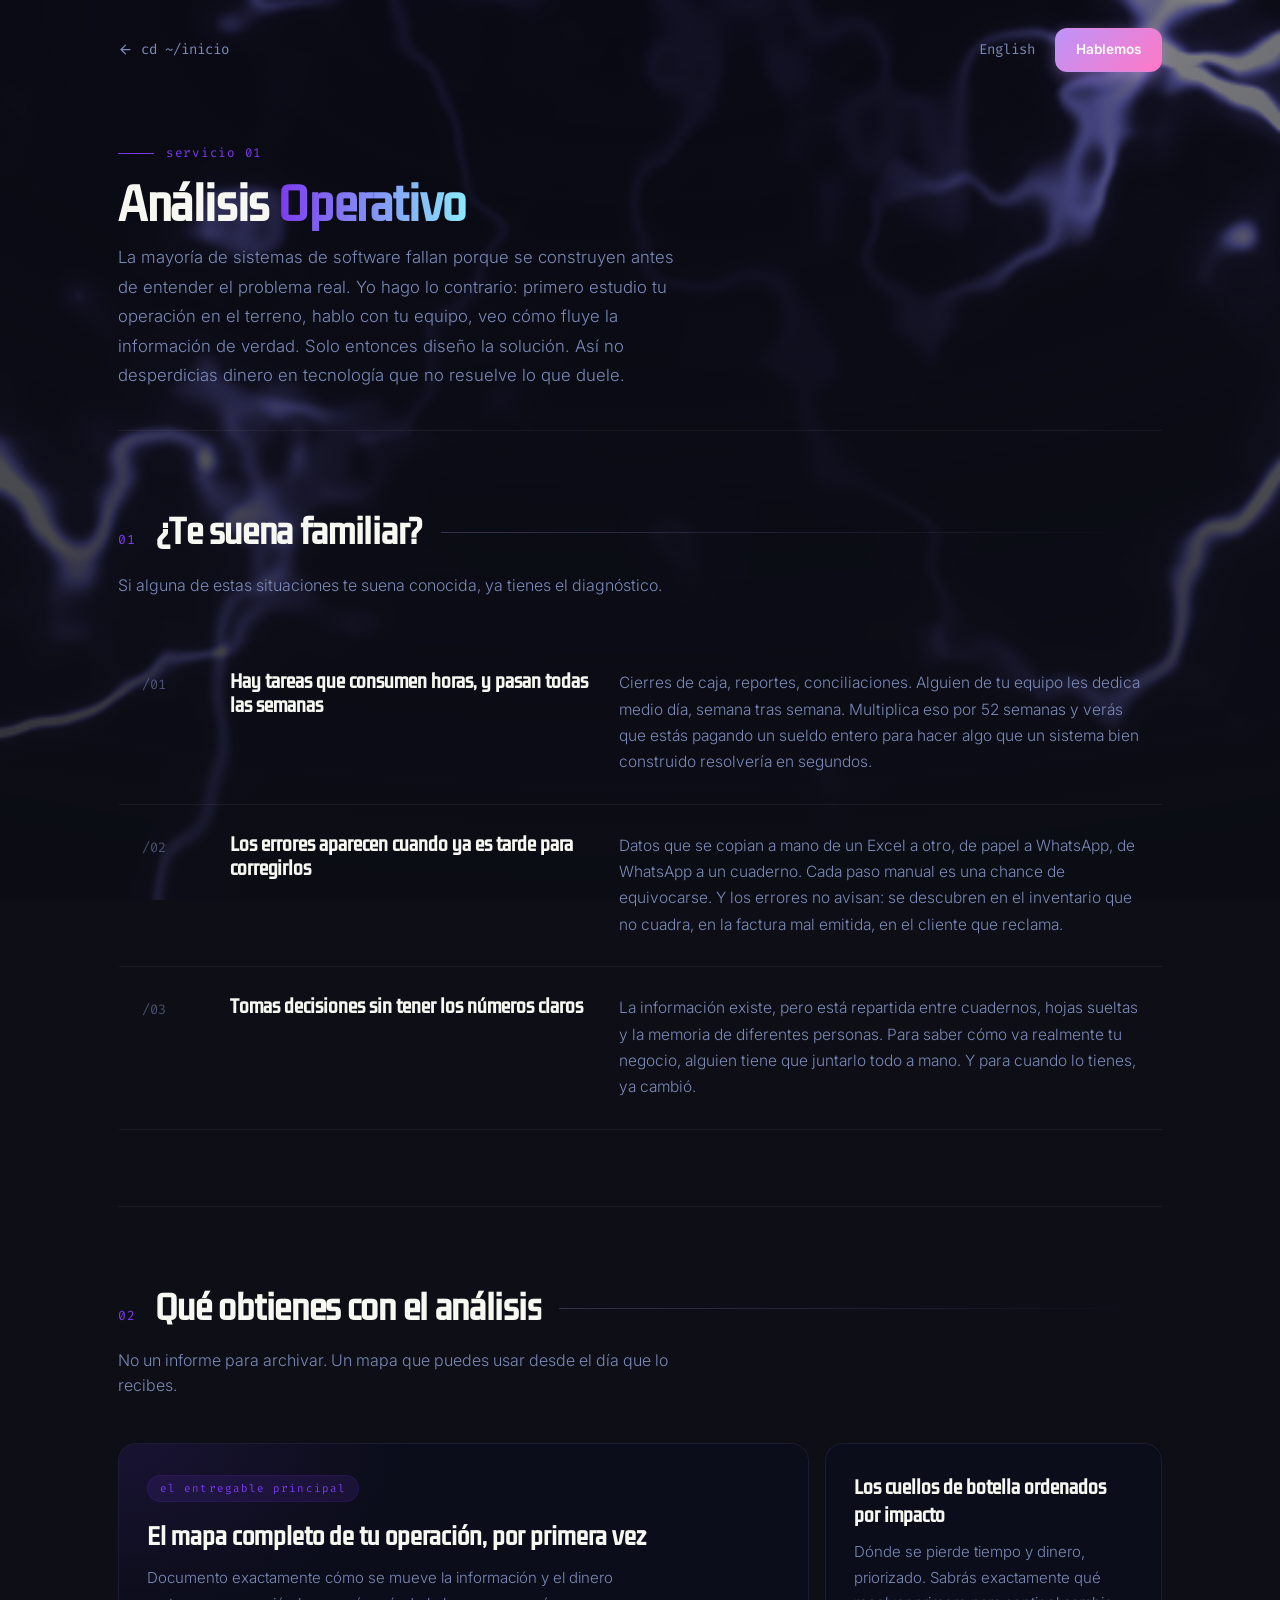
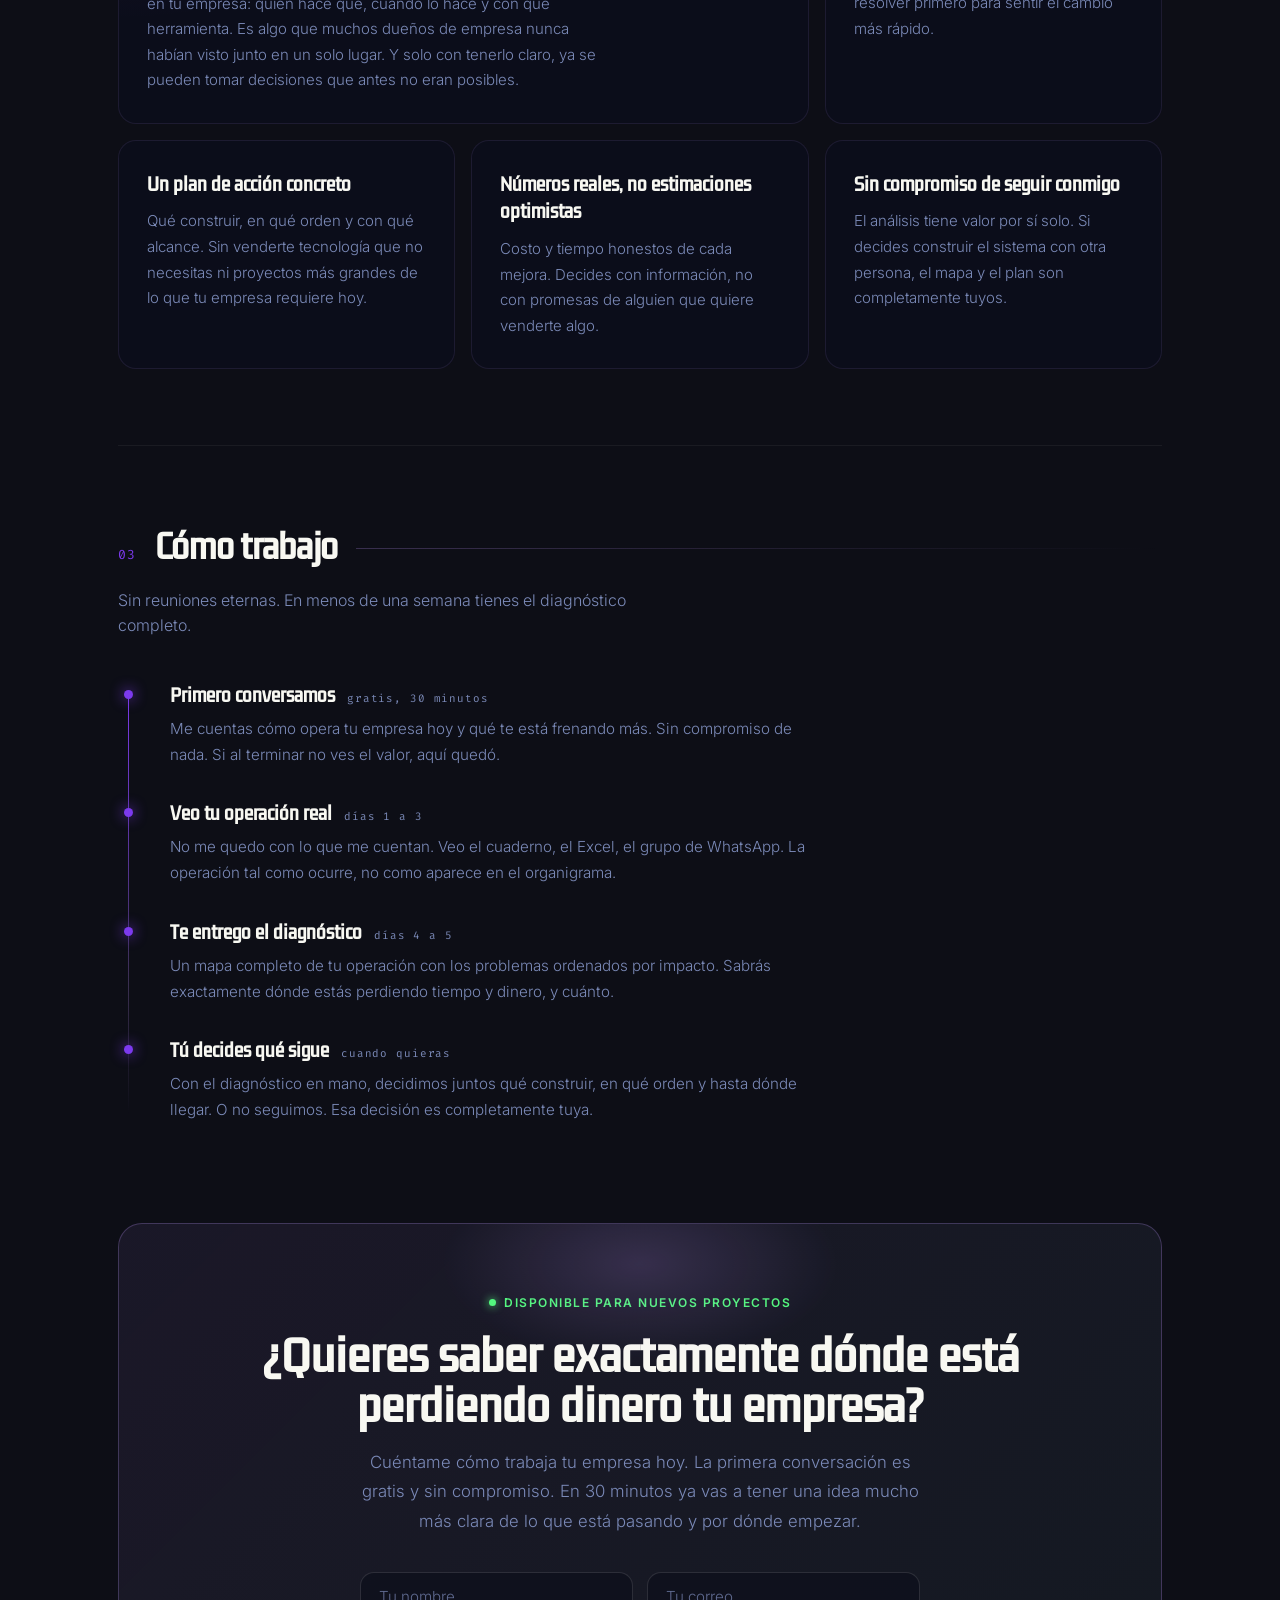
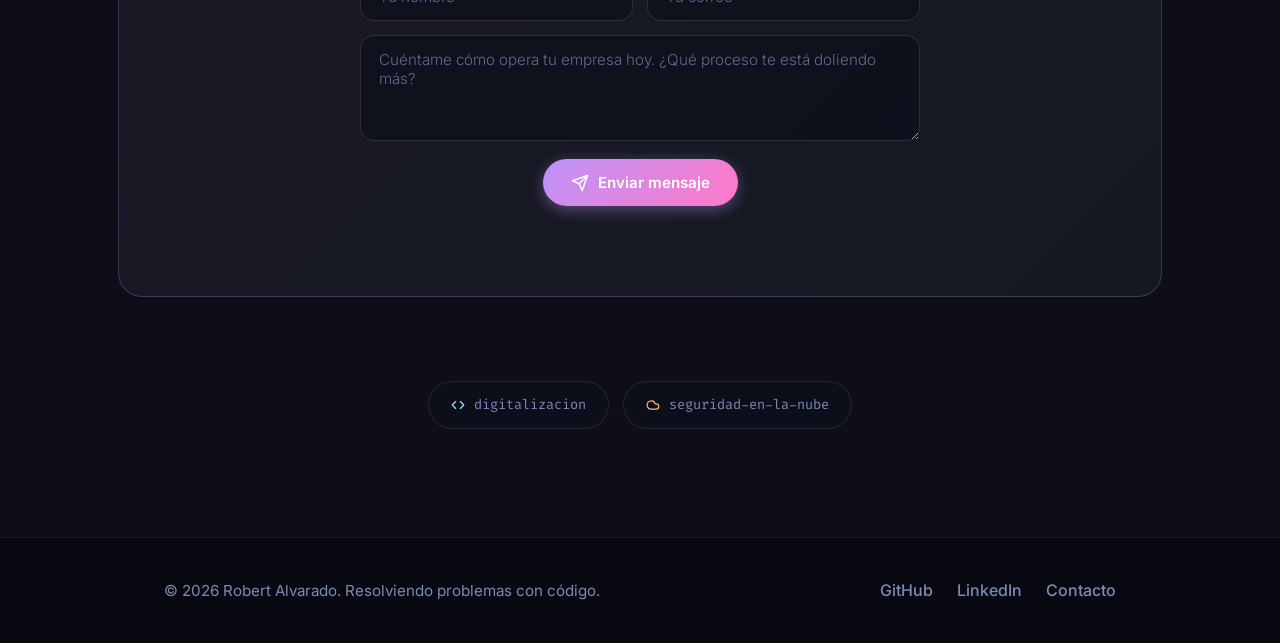
<file: servicios/analisis-operativo.html>
<!DOCTYPE html>
<html lang="es">

<head>
  <meta charset="UTF-8" />
  <meta name="viewport" content="width=device-width, initial-scale=1" />
  <title>Análisis Operativo | Robert Alvarado</title>
  <meta name="description"
    content="Antes de escribir una línea de código, estudio cómo opera tu empresa. Detecto cuellos de botella, tareas repetitivas y fugas de tiempo para que inviertas en el sistema correcto." />
  <meta name="author" content="Robert Alvarado" />
  <meta name="theme-color" content="#0d0e16" />
  <link rel="canonical" href="https://robertalvarado.net/servicios/analisis-operativo.html" />
  <link rel="alternate" hreflang="es" href="https://robertalvarado.net/servicios/analisis-operativo.html" />
  <link rel="alternate" hreflang="en" href="https://robertalvarado.net/en/services/operational-analysis.html" />
  <link rel="alternate" hreflang="x-default" href="https://robertalvarado.net/servicios/analisis-operativo.html" />

  <meta property="og:type" content="website" />
  <meta property="og:title" content="Análisis Operativo | Robert Alvarado" />
  <meta property="og:description"
    content="Detecto cuellos de botella, tareas repetitivas y fugas de tiempo en tu operación para que inviertas en el sistema correcto." />
  <meta property="og:url" content="https://robertalvarado.net/servicios/analisis-operativo.html" />
  <meta property="og:image" content="https://robertalvarado.net/src/img/mi-foto.webp" />
  <meta property="og:locale" content="es_ES" />
  <meta property="og:locale:alternate" content="en_US" />
  <meta name="twitter:card" content="summary" />
  <meta name="twitter:image" content="https://robertalvarado.net/src/img/mi-foto.webp" />

  <link rel="icon" type="image/png" href="../src/img/favicon-48.png" />
  <link rel="preconnect" href="https://fonts.googleapis.com">
  <link rel="preconnect" href="https://fonts.gstatic.com" crossorigin>
  <link
    href="https://fonts.googleapis.com/css2?family=Inter:wght@300;400;500;600;700&family=Kdam+Thmor+Pro&family=Fira+Code:wght@400;500&display=swap"
    rel="stylesheet">
  <link rel="stylesheet" href="../src/css/style.css">
</head>

<body class="svc-page" style="--svc-accent: #7c3aed; --svc-accent-soft: rgba(124, 58, 237, 0.12);">
  <div id="page">
  <div class="svc-container">

    <div class="svc-nav">
      <a href="../index.html#lo-que-hago">
        <svg xmlns="http://www.w3.org/2000/svg" width="15" height="15" viewBox="0 0 24 24" fill="none"
          stroke="currentColor" stroke-width="2" stroke-linecap="round" stroke-linejoin="round">
          <path d="m12 19-7-7 7-7" /><path d="M19 12H5" />
        </svg>
        cd ~/inicio
      </a>
      <div class="svc-nav-actions">
        <a href="../en/services/operational-analysis.html">English</a>
        <a href="../index.html#contacto" class="btn primary" style="font-size: 0.85rem; padding: 10px 20px;">Hablemos</a>
      </div>
    </div>

    <section class="svc-hero reveal active">
      <span class="svc-kicker">servicio 01</span>
      <h1>Análisis <span class="accent">Operativo</span></h1>
      <p class="svc-lead">
        La mayoría de sistemas de software fallan porque se construyen antes de entender el problema real. Yo
        hago lo contrario: primero estudio tu operación en el terreno, hablo con tu equipo, veo cómo fluye la
        información de verdad. Solo entonces diseño la solución. Así no desperdicias dinero en tecnología que
        no resuelve lo que duele.
      </p>
    </section>

    <section class="svc-sec reveal">
      <div class="svc-sec-head">
        <span class="svc-sec-num">01</span>
        <h2>¿Te suena familiar?</h2>
      </div>
      <p class="svc-sec-sub">Si alguna de estas situaciones te suena conocida, ya tienes el diagnóstico.</p>

      <div class="svc-pain reveal">
        <span class="svc-pain-idx">/01</span>
        <h3>Hay tareas que consumen horas, y pasan todas las semanas</h3>
        <p>Cierres de caja, reportes, conciliaciones. Alguien de tu equipo les dedica medio día, semana tras semana.
          Multiplica eso por 52 semanas y verás que estás pagando un sueldo entero para hacer algo que un sistema
          bien construido resolvería en segundos.</p>
      </div>
      <div class="svc-pain reveal">
        <span class="svc-pain-idx">/02</span>
        <h3>Los errores aparecen cuando ya es tarde para corregirlos</h3>
        <p>Datos que se copian a mano de un Excel a otro, de papel a WhatsApp, de WhatsApp a un cuaderno. Cada
          paso manual es una chance de equivocarse. Y los errores no avisan: se descubren en el inventario que
          no cuadra, en la factura mal emitida, en el cliente que reclama.</p>
      </div>
      <div class="svc-pain reveal">
        <span class="svc-pain-idx">/03</span>
        <h3>Tomas decisiones sin tener los números claros</h3>
        <p>La información existe, pero está repartida entre cuadernos, hojas sueltas y la memoria de diferentes
          personas. Para saber cómo va realmente tu negocio, alguien tiene que juntarlo todo a mano. Y para cuando
          lo tienes, ya cambió.</p>
      </div>
    </section>

    <section class="svc-sec reveal">
      <div class="svc-sec-head">
        <span class="svc-sec-num">02</span>
        <h2>Qué obtienes con el análisis</h2>
      </div>
      <p class="svc-sec-sub">No un informe para archivar. Un mapa que puedes usar desde el día que lo recibes.</p>

      <div class="svc-bento">
        <article class="b-lg reveal">
          <span class="b-tag">el entregable principal</span>
          <h3>El mapa completo de tu operación, por primera vez</h3>
          <p>Documento exactamente cómo se mueve la información y el dinero en tu empresa: quién hace qué, cuándo
            lo hace y con qué herramienta. Es algo que muchos dueños de empresa nunca habían visto junto en un solo
            lugar. Y solo con tenerlo claro, ya se pueden tomar decisiones que antes no eran posibles.</p>
        </article>
        <article class="b-md reveal">
          <h3>Los cuellos de botella ordenados por impacto</h3>
          <p>Dónde se pierde tiempo y dinero, priorizado. Sabrás exactamente qué resolver primero para sentir el
            cambio más rápido.</p>
        </article>
        <article class="b-md reveal">
          <h3>Un plan de acción concreto</h3>
          <p>Qué construir, en qué orden y con qué alcance. Sin venderte tecnología que no necesitas ni proyectos
            más grandes de lo que tu empresa requiere hoy.</p>
        </article>
        <article class="b-md reveal">
          <h3>Números reales, no estimaciones optimistas</h3>
          <p>Costo y tiempo honestos de cada mejora. Decides con información, no con promesas de alguien que quiere
            venderte algo.</p>
        </article>
        <article class="b-md reveal">
          <h3>Sin compromiso de seguir conmigo</h3>
          <p>El análisis tiene valor por sí solo. Si decides construir el sistema con otra persona, el mapa y el
            plan son completamente tuyos.</p>
        </article>
      </div>
    </section>

    <section class="svc-sec reveal">
      <div class="svc-sec-head">
        <span class="svc-sec-num">03</span>
        <h2>Cómo trabajo</h2>
      </div>
      <p class="svc-sec-sub">Sin reuniones eternas. En menos de una semana tienes el diagnóstico completo.</p>

      <div class="svc-flow">
        <div class="svc-flow-fill" aria-hidden="true"></div>
        <div class="svc-flow-item reveal">
          <h3>Primero conversamos <span class="svc-flow-tag">gratis, 30 minutos</span></h3>
          <p>Me cuentas cómo opera tu empresa hoy y qué te está frenando más. Sin compromiso de nada. Si al
            terminar no ves el valor, aquí quedó.</p>
        </div>
        <div class="svc-flow-item reveal">
          <h3>Veo tu operación real <span class="svc-flow-tag">días 1 a 3</span></h3>
          <p>No me quedo con lo que me cuentan. Veo el cuaderno, el Excel, el grupo de WhatsApp. La operación tal
            como ocurre, no como aparece en el organigrama.</p>
        </div>
        <div class="svc-flow-item reveal">
          <h3>Te entrego el diagnóstico <span class="svc-flow-tag">días 4 a 5</span></h3>
          <p>Un mapa completo de tu operación con los problemas ordenados por impacto. Sabrás exactamente dónde
            estás perdiendo tiempo y dinero, y cuánto.</p>
        </div>
        <div class="svc-flow-item reveal">
          <h3>Tú decides qué sigue <span class="svc-flow-tag">cuando quieras</span></h3>
          <p>Con el diagnóstico en mano, decidimos juntos qué construir, en qué orden y hasta dónde llegar. O no
            seguimos. Esa decisión es completamente tuya.</p>
        </div>
      </div>
    </section>

    <section id="contacto" class="svc-sec reveal" style="border-top: none; padding-top: 24px;">
      <div class="cta-card">
        <span class="cta-badge">Disponible para nuevos proyectos</span>
        <h2 class="cta-title">¿Quieres saber exactamente dónde está perdiendo dinero tu empresa?</h2>
        <p class="cta-desc">Cuéntame cómo trabaja tu empresa hoy. La primera conversación es gratis y sin compromiso.
          En 30 minutos ya vas a tener una idea mucho más clara de lo que está pasando y por dónde empezar.</p>
        <form class="cta-form" id="cta-form" action="https://formsubmit.co/ajax/dev.robertalvarado@gmail.com" method="POST">
          <input type="hidden" name="_subject" value="Nuevo contacto desde robertalvarado.net" />
          <input type="hidden" name="_captcha" value="false" />
          <input type="text" name="_honey" tabindex="-1" autocomplete="off" style="display:none" aria-hidden="true" />
          <div class="cta-form-row">
            <input type="text" name="nombre" placeholder="Tu nombre" required autocomplete="name" />
            <input type="email" name="email" placeholder="Tu correo" required autocomplete="email" />
          </div>
          <textarea name="mensaje" rows="4"
            placeholder="Cuéntame cómo opera tu empresa hoy. ¿Qué proceso te está doliendo más?"
            required></textarea>
          <button type="submit" class="btn primary cta-btn cta-form-submit" id="cta-submit">
            <svg xmlns="http://www.w3.org/2000/svg" width="18" height="18" viewBox="0 0 24 24" fill="none"
              stroke="currentColor" stroke-width="2" stroke-linecap="round" stroke-linejoin="round">
              <path d="m22 2-7 20-4-9-9-4Z" />
              <path d="M22 2 11 13" />
            </svg>
            Enviar mensaje
          </button>
        </form>
        <p class="cta-error" id="cta-error" role="alert" hidden>
          No se pudo enviar el mensaje. Escríbeme directo a
          <a href="mailto:dev.robertalvarado@gmail.com">dev.robertalvarado@gmail.com</a>.
        </p>
        <p class="cta-success" id="cta-success" aria-live="polite" hidden>
          <svg xmlns="http://www.w3.org/2000/svg" width="18" height="18" viewBox="0 0 24 24" fill="none" stroke="currentColor" stroke-width="2" stroke-linecap="round" stroke-linejoin="round"><polyline points="20 6 9 17 4 12"/></svg>
          Mensaje recibido. Te escribo pronto.
        </p>
      </div>
    </section>

    <div class="svc-others reveal">
      <a class="svc-other-link" href="digitalizacion.html" data-flash-nav>
        <svg xmlns="http://www.w3.org/2000/svg" width="14" height="14" viewBox="0 0 24 24" fill="none"
          stroke="var(--cyan)" stroke-width="2" stroke-linecap="round" stroke-linejoin="round">
          <polyline points="16 18 22 12 16 6" /><polyline points="8 6 2 12 8 18" />
        </svg>
        digitalizacion
      </a>
      <a class="svc-other-link" href="seguridad-en-la-nube.html" data-flash-nav>
        <svg xmlns="http://www.w3.org/2000/svg" width="14" height="14" viewBox="0 0 24 24" fill="none"
          stroke="var(--orange)" stroke-width="2" stroke-linecap="round" stroke-linejoin="round">
          <path d="M17.5 19H9a7 7 0 1 1 6.71-9h1.79a4.5 4.5 0 1 1 0 9Z" />
        </svg>
        seguridad-en-la-nube
      </a>
    </div>
  </div>

  <footer>
    <div class="container footer-content">
      <div class="footer-left">
        © <span id="y">2026</span> Robert Alvarado. Resolviendo problemas con código.
      </div>
      <div class="social-links">
        <a href="https://github.com/treborrr" target="_blank" rel="noopener noreferrer">GitHub</a>
        <a href="https://www.linkedin.com/in/robert-alvarado-valle/" target="_blank"
          rel="noopener noreferrer">LinkedIn</a>
        <a href="mailto:dev.robertalvarado@gmail.com">Contacto</a>
      </div>
    </div>
  </footer>

  <a href="#contacto" class="svc-fab" aria-label="Ir al formulario de contacto">
    <svg xmlns="http://www.w3.org/2000/svg" width="16" height="16" viewBox="0 0 24 24" fill="none"
      stroke="currentColor" stroke-width="2" stroke-linecap="round" stroke-linejoin="round">
      <path d="m22 2-7 20-4-9-9-4Z" /><path d="M22 2 11 13" />
    </svg>
    <span class="svc-fab-text">Hablemos</span>
  </a>
  </div>
  <script src="../src/js/main.js" defer></script>
  <script type="module" src="../src/js/aurora.js"></script>
</body>

</html>
</file>
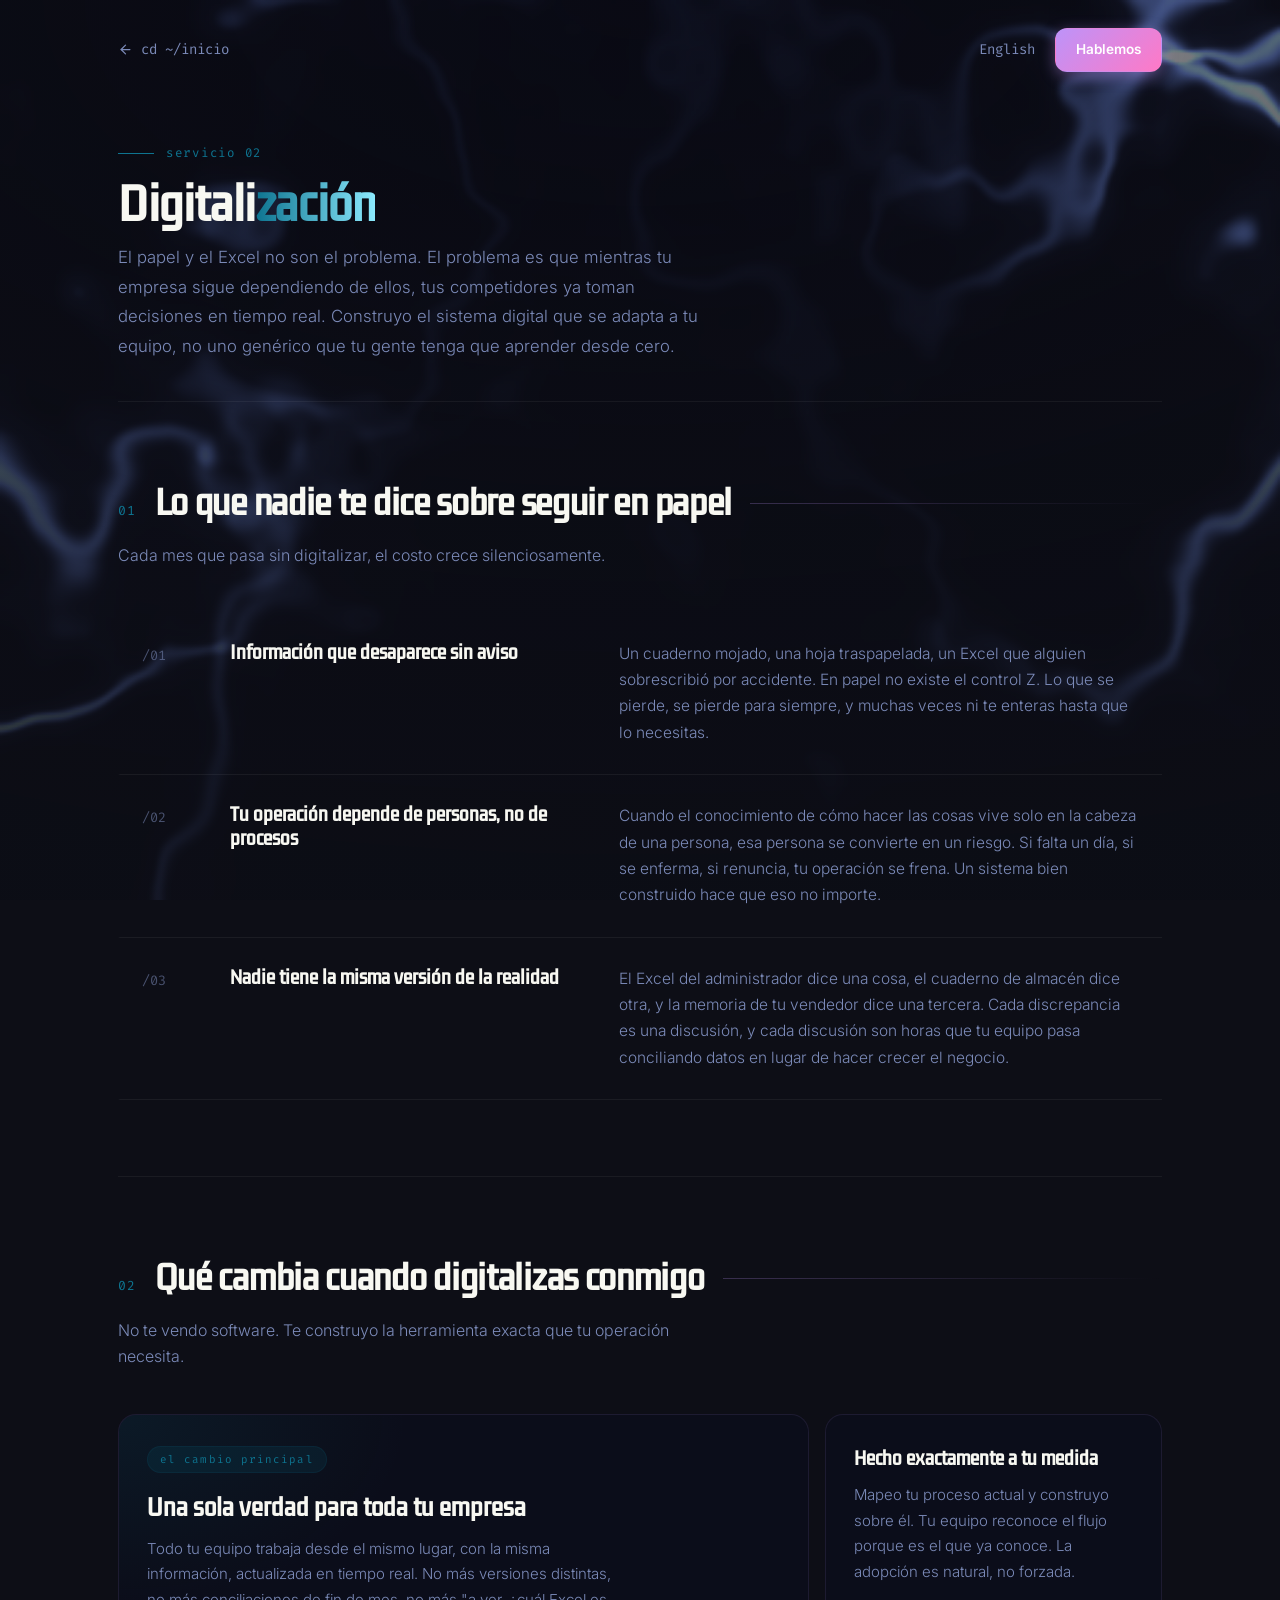
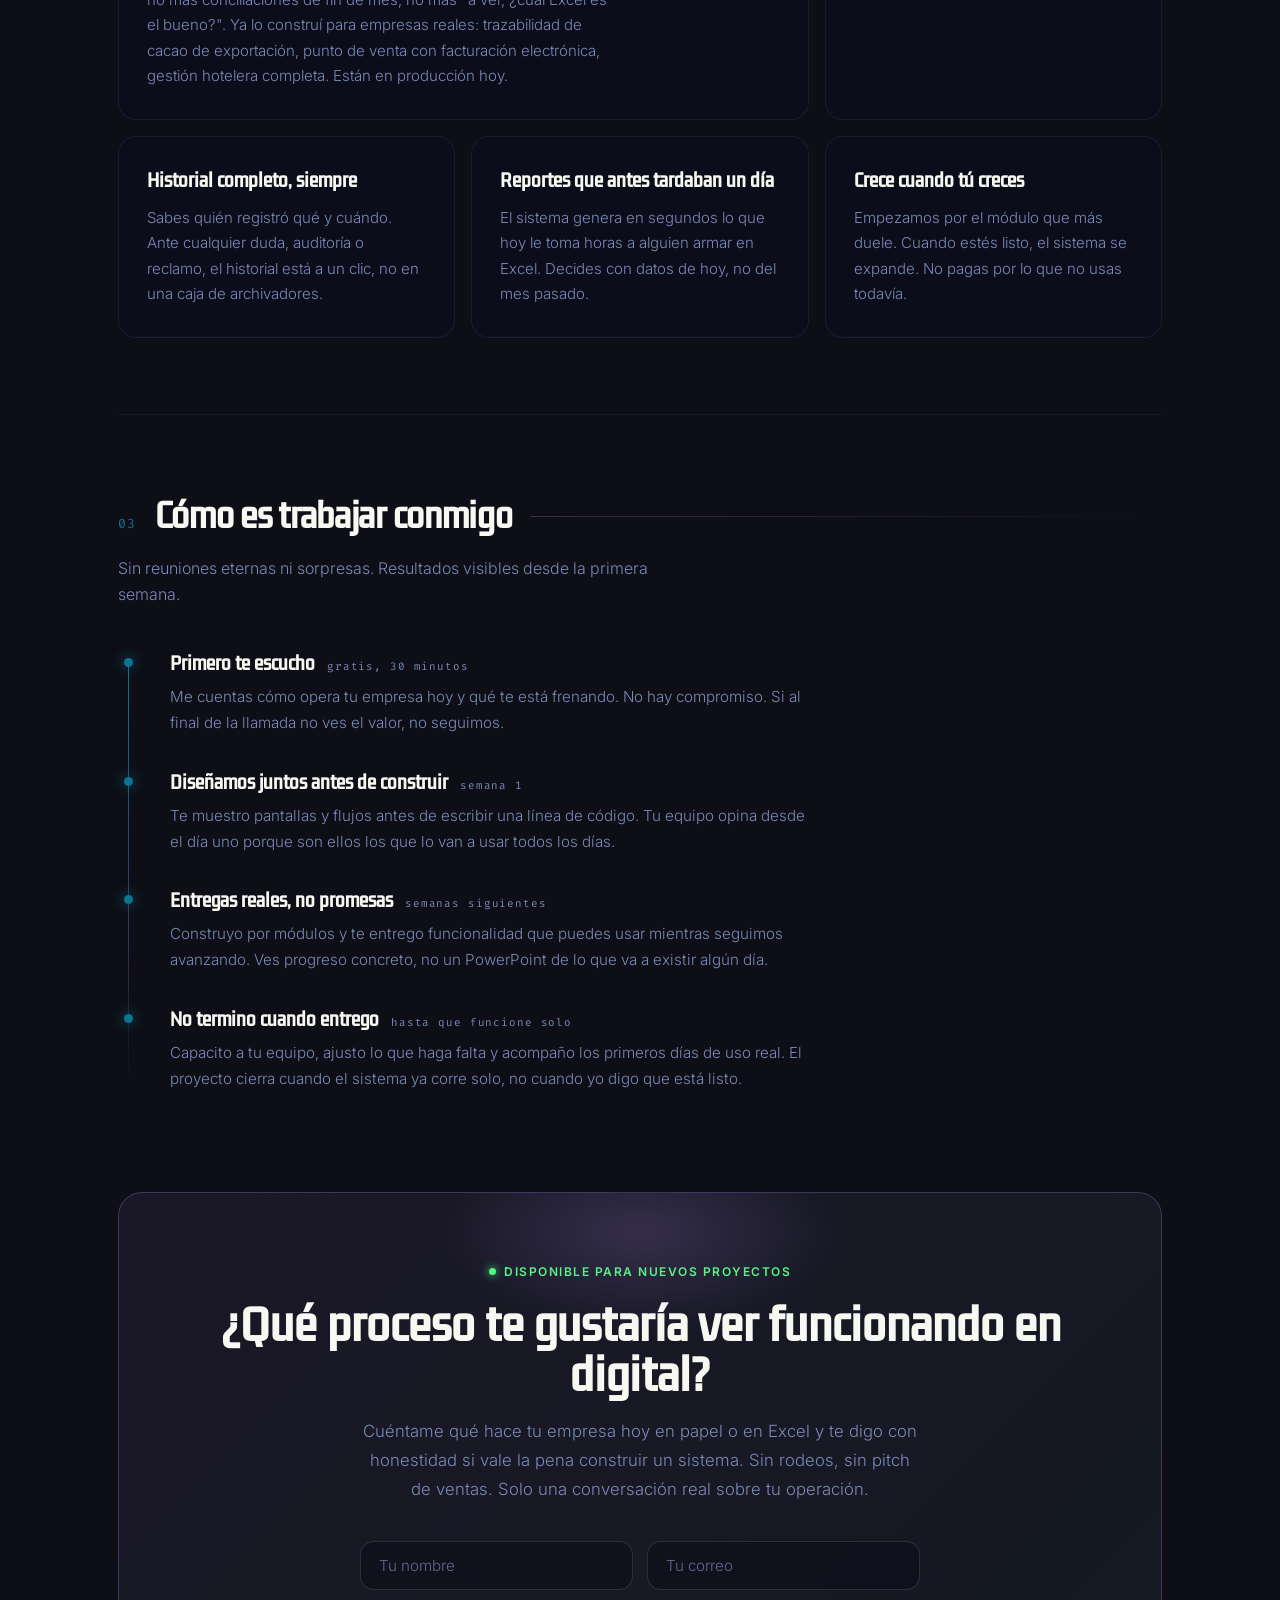
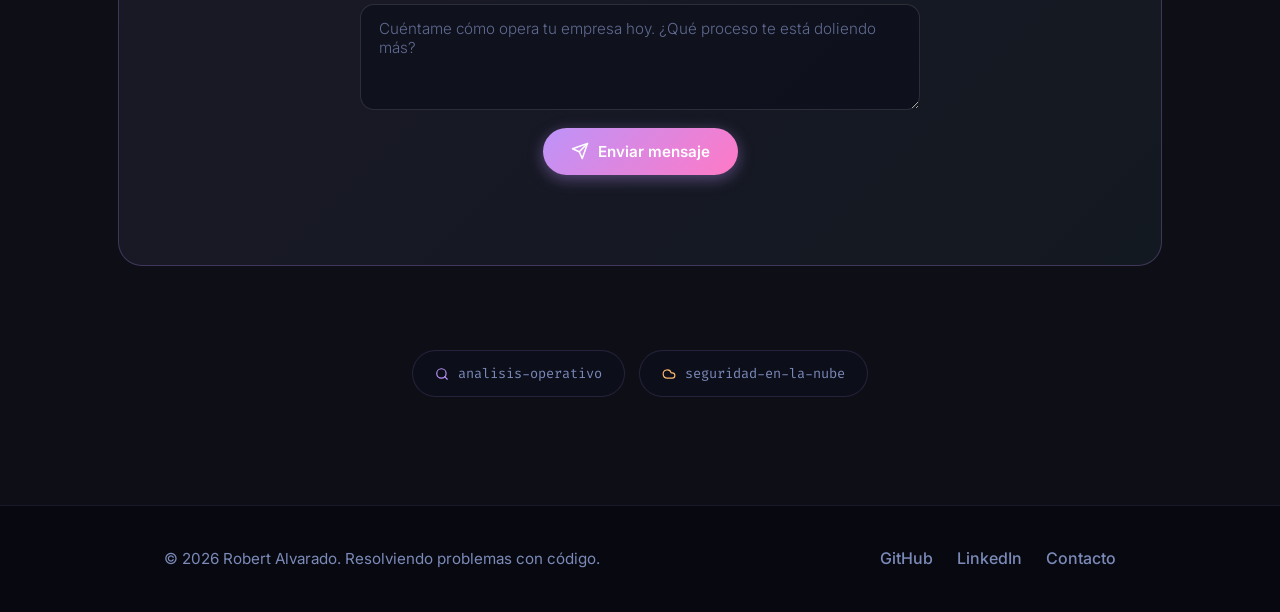
<file: servicios/digitalizacion.html>
<!DOCTYPE html>
<html lang="es">

<head>
  <meta charset="UTF-8" />
  <meta name="viewport" content="width=device-width, initial-scale=1" />
  <title>Digitalización | Robert Alvarado</title>
  <meta name="description"
    content="Convierto tus formularios en papel, hojas de cálculo y registros manuales en un sistema digital hecho a la medida de tu equipo. Sin fricción, sin pérdida de información." />
  <meta name="author" content="Robert Alvarado" />
  <meta name="theme-color" content="#0d0e16" />
  <link rel="canonical" href="https://robertalvarado.net/servicios/digitalizacion.html" />
  <link rel="alternate" hreflang="es" href="https://robertalvarado.net/servicios/digitalizacion.html" />
  <link rel="alternate" hreflang="en" href="https://robertalvarado.net/en/services/digitalization.html" />
  <link rel="alternate" hreflang="x-default" href="https://robertalvarado.net/servicios/digitalizacion.html" />

  <meta property="og:type" content="website" />
  <meta property="og:title" content="Digitalización | Robert Alvarado" />
  <meta property="og:description"
    content="Convierto tus formularios en papel, hojas de cálculo y registros manuales en un sistema digital hecho a la medida de tu equipo." />
  <meta property="og:url" content="https://robertalvarado.net/servicios/digitalizacion.html" />
  <meta property="og:image" content="https://robertalvarado.net/src/img/mi-foto.webp" />
  <meta property="og:locale" content="es_ES" />
  <meta property="og:locale:alternate" content="en_US" />
  <meta name="twitter:card" content="summary" />
  <meta name="twitter:image" content="https://robertalvarado.net/src/img/mi-foto.webp" />

  <link rel="icon" type="image/png" href="../src/img/favicon-48.png" />
  <link rel="preconnect" href="https://fonts.googleapis.com">
  <link rel="preconnect" href="https://fonts.gstatic.com" crossorigin>
  <link
    href="https://fonts.googleapis.com/css2?family=Inter:wght@300;400;500;600;700&family=Kdam+Thmor+Pro&family=Fira+Code:wght@400;500&display=swap"
    rel="stylesheet">
  <link rel="stylesheet" href="../src/css/style.css">
</head>

<body class="svc-page" style="--svc-accent: #0e7490; --svc-accent-soft: rgba(14, 116, 137, 0.12);">
  <div id="page">
  <div class="svc-container">

    <div class="svc-nav">
      <a href="../index.html#lo-que-hago">
        <svg xmlns="http://www.w3.org/2000/svg" width="15" height="15" viewBox="0 0 24 24" fill="none"
          stroke="currentColor" stroke-width="2" stroke-linecap="round" stroke-linejoin="round">
          <path d="m12 19-7-7 7-7" /><path d="M19 12H5" />
        </svg>
        cd ~/inicio
      </a>
      <div class="svc-nav-actions">
        <a href="../en/services/digitalization.html">English</a>
        <a href="../index.html#contacto" class="btn primary" style="font-size: 0.85rem; padding: 10px 20px;">Hablemos</a>
      </div>
    </div>

    <section class="svc-hero reveal active">
      <span class="svc-kicker">servicio 02</span>
      <h1>Digitali<span class="accent">zación</span></h1>
      <p class="svc-lead">
        El papel y el Excel no son el problema. El problema es que mientras tu empresa sigue dependiendo de ellos,
        tus competidores ya toman decisiones en tiempo real. Construyo el sistema digital que se adapta a tu equipo,
        no uno genérico que tu gente tenga que aprender desde cero.
      </p>
    </section>

    <section class="svc-sec reveal">
      <div class="svc-sec-head">
        <span class="svc-sec-num">01</span>
        <h2>Lo que nadie te dice sobre seguir en papel</h2>
      </div>
      <p class="svc-sec-sub">Cada mes que pasa sin digitalizar, el costo crece silenciosamente.</p>

      <div class="svc-pain reveal">
        <span class="svc-pain-idx">/01</span>
        <h3>Información que desaparece sin aviso</h3>
        <p>Un cuaderno mojado, una hoja traspapelada, un Excel que alguien sobrescribió por accidente. En papel no
          existe el control Z. Lo que se pierde, se pierde para siempre, y muchas veces ni te enteras hasta que
          lo necesitas.</p>
      </div>
      <div class="svc-pain reveal">
        <span class="svc-pain-idx">/02</span>
        <h3>Tu operación depende de personas, no de procesos</h3>
        <p>Cuando el conocimiento de cómo hacer las cosas vive solo en la cabeza de una persona, esa persona se
          convierte en un riesgo. Si falta un día, si se enferma, si renuncia, tu operación se frena. Un sistema
          bien construido hace que eso no importe.</p>
      </div>
      <div class="svc-pain reveal">
        <span class="svc-pain-idx">/03</span>
        <h3>Nadie tiene la misma versión de la realidad</h3>
        <p>El Excel del administrador dice una cosa, el cuaderno de almacén dice otra, y la memoria de tu vendedor
          dice una tercera. Cada discrepancia es una discusión, y cada discusión son horas que tu equipo pasa
          conciliando datos en lugar de hacer crecer el negocio.</p>
      </div>
    </section>

    <section class="svc-sec reveal">
      <div class="svc-sec-head">
        <span class="svc-sec-num">02</span>
        <h2>Qué cambia cuando digitalizas conmigo</h2>
      </div>
      <p class="svc-sec-sub">No te vendo software. Te construyo la herramienta exacta que tu operación necesita.</p>

      <div class="svc-bento">
        <article class="b-lg reveal">
          <span class="b-tag">el cambio principal</span>
          <h3>Una sola verdad para toda tu empresa</h3>
          <p>Todo tu equipo trabaja desde el mismo lugar, con la misma información, actualizada en tiempo real. No
            más versiones distintas, no más conciliaciones de fin de mes, no más "a ver, ¿cuál Excel es el bueno?".
            Ya lo construí para empresas reales: trazabilidad de cacao de exportación, punto de venta con
            facturación electrónica, gestión hotelera completa. Están en producción hoy.</p>
        </article>
        <article class="b-md reveal">
          <h3>Hecho exactamente a tu medida</h3>
          <p>Mapeo tu proceso actual y construyo sobre él. Tu equipo reconoce el flujo porque es el que ya conoce.
            La adopción es natural, no forzada.</p>
        </article>
        <article class="b-md reveal">
          <h3>Historial completo, siempre</h3>
          <p>Sabes quién registró qué y cuándo. Ante cualquier duda, auditoría o reclamo, el historial está a un
            clic, no en una caja de archivadores.</p>
        </article>
        <article class="b-md reveal">
          <h3>Reportes que antes tardaban un día</h3>
          <p>El sistema genera en segundos lo que hoy le toma horas a alguien armar en Excel. Decides con datos de
            hoy, no del mes pasado.</p>
        </article>
        <article class="b-md reveal">
          <h3>Crece cuando tú creces</h3>
          <p>Empezamos por el módulo que más duele. Cuando estés listo, el sistema se expande. No pagas por lo que
            no usas todavía.</p>
        </article>
      </div>
    </section>

    <section class="svc-sec reveal">
      <div class="svc-sec-head">
        <span class="svc-sec-num">03</span>
        <h2>Cómo es trabajar conmigo</h2>
      </div>
      <p class="svc-sec-sub">Sin reuniones eternas ni sorpresas. Resultados visibles desde la primera semana.</p>

      <div class="svc-flow">
        <div class="svc-flow-fill" aria-hidden="true"></div>
        <div class="svc-flow-item reveal">
          <h3>Primero te escucho <span class="svc-flow-tag">gratis, 30 minutos</span></h3>
          <p>Me cuentas cómo opera tu empresa hoy y qué te está frenando. No hay compromiso. Si al final de la
            llamada no ves el valor, no seguimos.</p>
        </div>
        <div class="svc-flow-item reveal">
          <h3>Diseñamos juntos antes de construir <span class="svc-flow-tag">semana 1</span></h3>
          <p>Te muestro pantallas y flujos antes de escribir una línea de código. Tu equipo opina desde el día uno
            porque son ellos los que lo van a usar todos los días.</p>
        </div>
        <div class="svc-flow-item reveal">
          <h3>Entregas reales, no promesas <span class="svc-flow-tag">semanas siguientes</span></h3>
          <p>Construyo por módulos y te entrego funcionalidad que puedes usar mientras seguimos avanzando. Ves
            progreso concreto, no un PowerPoint de lo que va a existir algún día.</p>
        </div>
        <div class="svc-flow-item reveal">
          <h3>No termino cuando entrego <span class="svc-flow-tag">hasta que funcione solo</span></h3>
          <p>Capacito a tu equipo, ajusto lo que haga falta y acompaño los primeros días de uso real. El proyecto
            cierra cuando el sistema ya corre solo, no cuando yo digo que está listo.</p>
        </div>
      </div>
    </section>

    <section id="contacto" class="svc-sec reveal" style="border-top: none; padding-top: 24px;">
      <div class="cta-card">
        <span class="cta-badge">Disponible para nuevos proyectos</span>
        <h2 class="cta-title">¿Qué proceso te gustaría ver funcionando en digital?</h2>
        <p class="cta-desc">Cuéntame qué hace tu empresa hoy en papel o en Excel y te digo con honestidad si vale la
          pena construir un sistema. Sin rodeos, sin pitch de ventas. Solo una conversación real sobre tu operación.</p>
        <form class="cta-form" id="cta-form" action="https://formsubmit.co/ajax/dev.robertalvarado@gmail.com" method="POST">
          <input type="hidden" name="_subject" value="Nuevo contacto desde robertalvarado.net" />
          <input type="hidden" name="_captcha" value="false" />
          <input type="text" name="_honey" tabindex="-1" autocomplete="off" style="display:none" aria-hidden="true" />
          <div class="cta-form-row">
            <input type="text" name="nombre" placeholder="Tu nombre" required autocomplete="name" />
            <input type="email" name="email" placeholder="Tu correo" required autocomplete="email" />
          </div>
          <textarea name="mensaje" rows="4"
            placeholder="Cuéntame cómo opera tu empresa hoy. ¿Qué proceso te está doliendo más?"
            required></textarea>
          <button type="submit" class="btn primary cta-btn cta-form-submit" id="cta-submit">
            <svg xmlns="http://www.w3.org/2000/svg" width="18" height="18" viewBox="0 0 24 24" fill="none"
              stroke="currentColor" stroke-width="2" stroke-linecap="round" stroke-linejoin="round">
              <path d="m22 2-7 20-4-9-9-4Z" />
              <path d="M22 2 11 13" />
            </svg>
            Enviar mensaje
          </button>
        </form>
        <p class="cta-error" id="cta-error" role="alert" hidden>
          No se pudo enviar el mensaje. Escríbeme directo a
          <a href="mailto:dev.robertalvarado@gmail.com">dev.robertalvarado@gmail.com</a>.
        </p>
        <p class="cta-success" id="cta-success" aria-live="polite" hidden>
          <svg xmlns="http://www.w3.org/2000/svg" width="18" height="18" viewBox="0 0 24 24" fill="none" stroke="currentColor" stroke-width="2" stroke-linecap="round" stroke-linejoin="round"><polyline points="20 6 9 17 4 12"/></svg>
          Mensaje recibido. Te escribo pronto.
        </p>
      </div>
    </section>

    <div class="svc-others reveal">
      <a class="svc-other-link" href="analisis-operativo.html" data-flash-nav>
        <svg xmlns="http://www.w3.org/2000/svg" width="14" height="14" viewBox="0 0 24 24" fill="none"
          stroke="var(--purple)" stroke-width="2" stroke-linecap="round" stroke-linejoin="round">
          <circle cx="11" cy="11" r="8" /><line x1="21" y1="21" x2="16.65" y2="16.65" />
        </svg>
        analisis-operativo
      </a>
      <a class="svc-other-link" href="seguridad-en-la-nube.html" data-flash-nav>
        <svg xmlns="http://www.w3.org/2000/svg" width="14" height="14" viewBox="0 0 24 24" fill="none"
          stroke="var(--orange)" stroke-width="2" stroke-linecap="round" stroke-linejoin="round">
          <path d="M17.5 19H9a7 7 0 1 1 6.71-9h1.79a4.5 4.5 0 1 1 0 9Z" />
        </svg>
        seguridad-en-la-nube
      </a>
    </div>
  </div>

  <footer>
    <div class="container footer-content">
      <div class="footer-left">
        © <span id="y">2026</span> Robert Alvarado. Resolviendo problemas con código.
      </div>
      <div class="social-links">
        <a href="https://github.com/treborrr" target="_blank" rel="noopener noreferrer">GitHub</a>
        <a href="https://www.linkedin.com/in/robert-alvarado-valle/" target="_blank"
          rel="noopener noreferrer">LinkedIn</a>
        <a href="mailto:dev.robertalvarado@gmail.com">Contacto</a>
      </div>
    </div>
  </footer>

  <a href="#contacto" class="svc-fab" aria-label="Ir al formulario de contacto">
    <svg xmlns="http://www.w3.org/2000/svg" width="16" height="16" viewBox="0 0 24 24" fill="none"
      stroke="currentColor" stroke-width="2" stroke-linecap="round" stroke-linejoin="round">
      <path d="m22 2-7 20-4-9-9-4Z" /><path d="M22 2 11 13" />
    </svg>
    <span class="svc-fab-text">Hablemos</span>
  </a>
  </div>
  <script src="../src/js/main.js" defer></script>
  <script type="module" src="../src/js/aurora.js"></script>
</body>

</html>
</file>
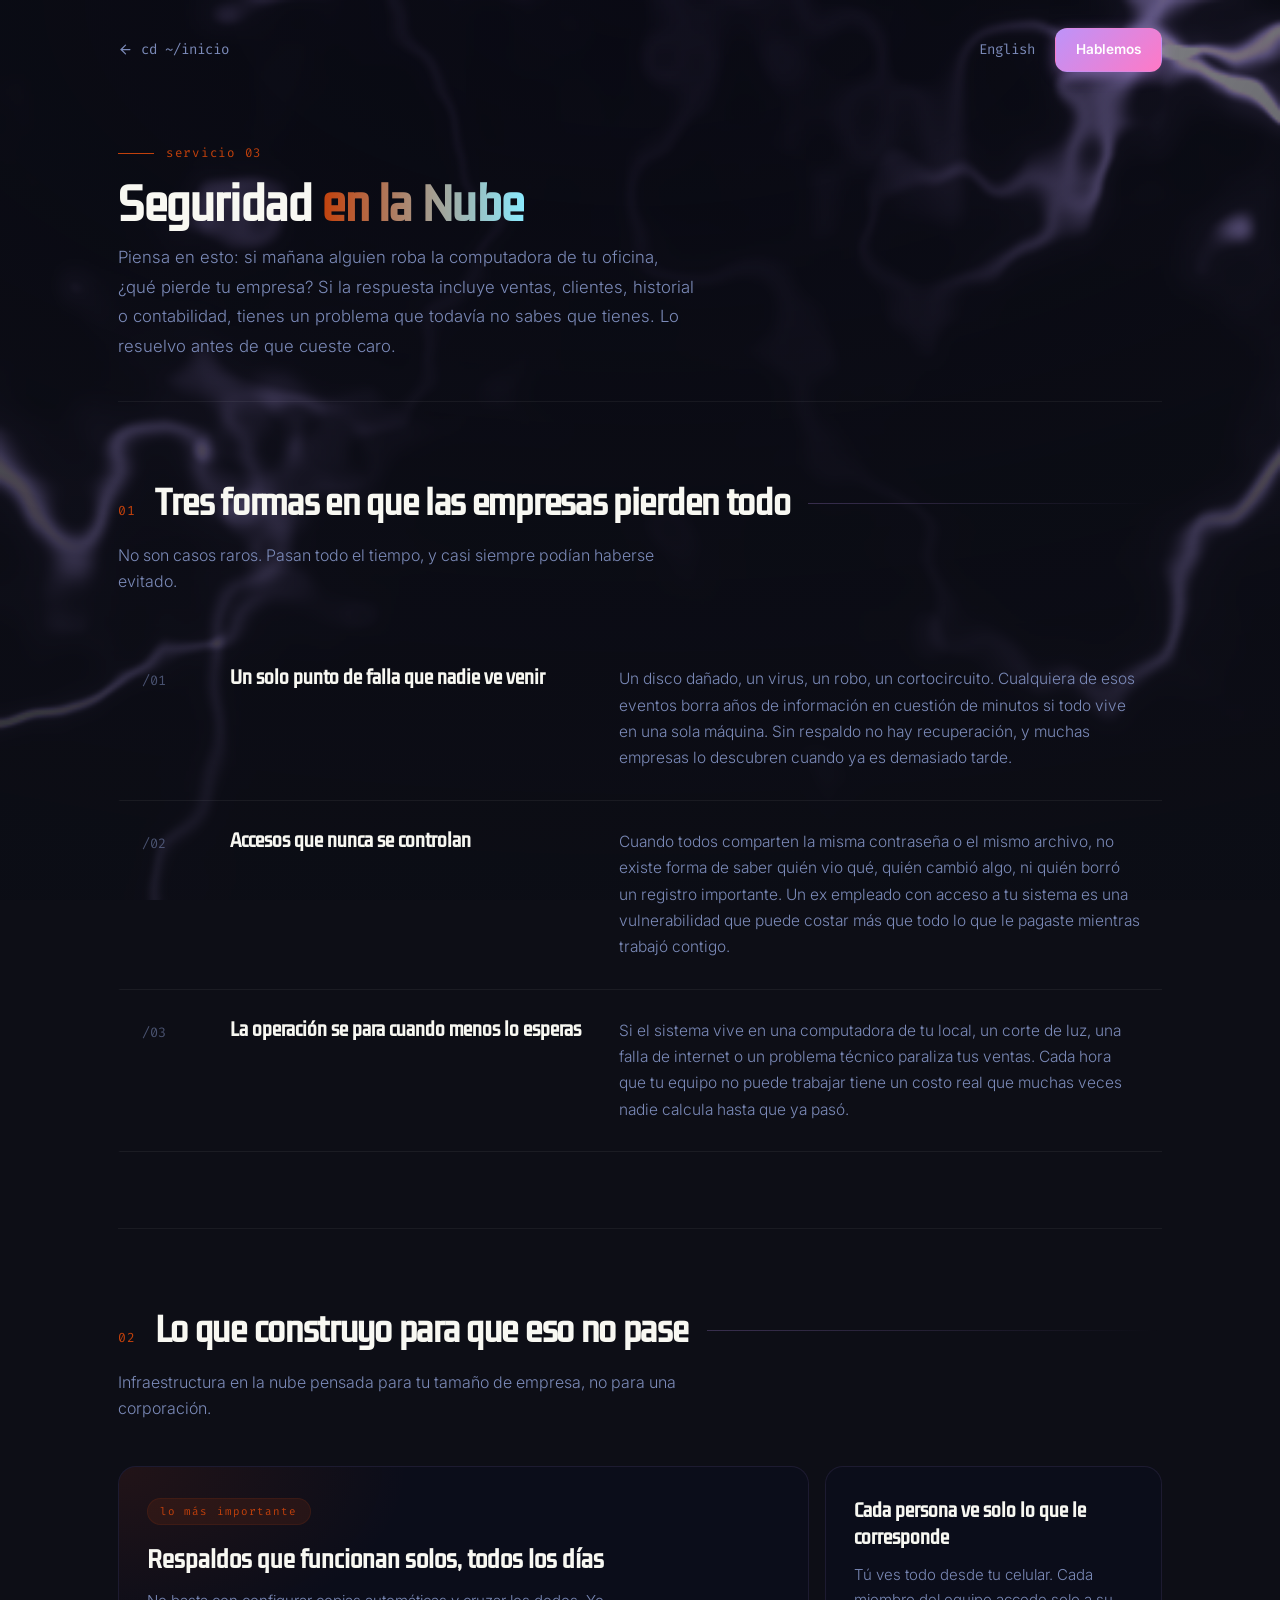
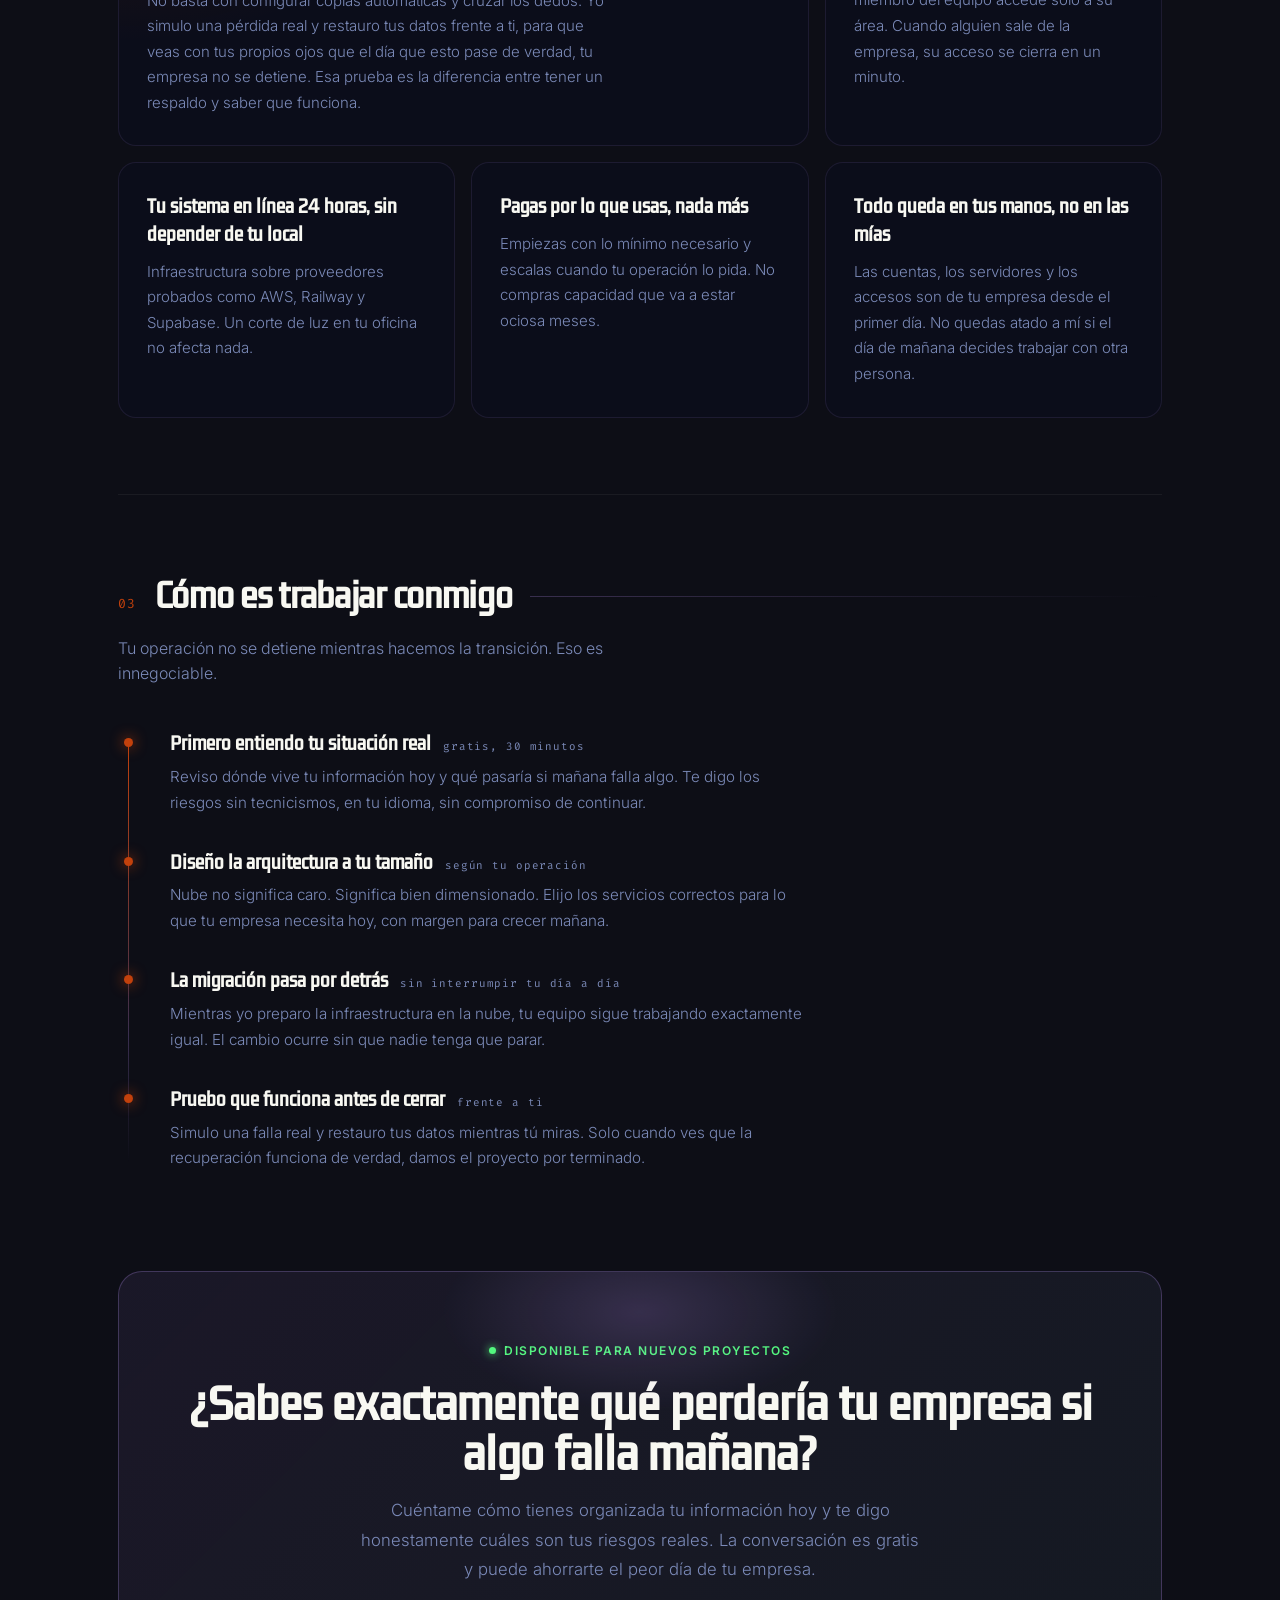
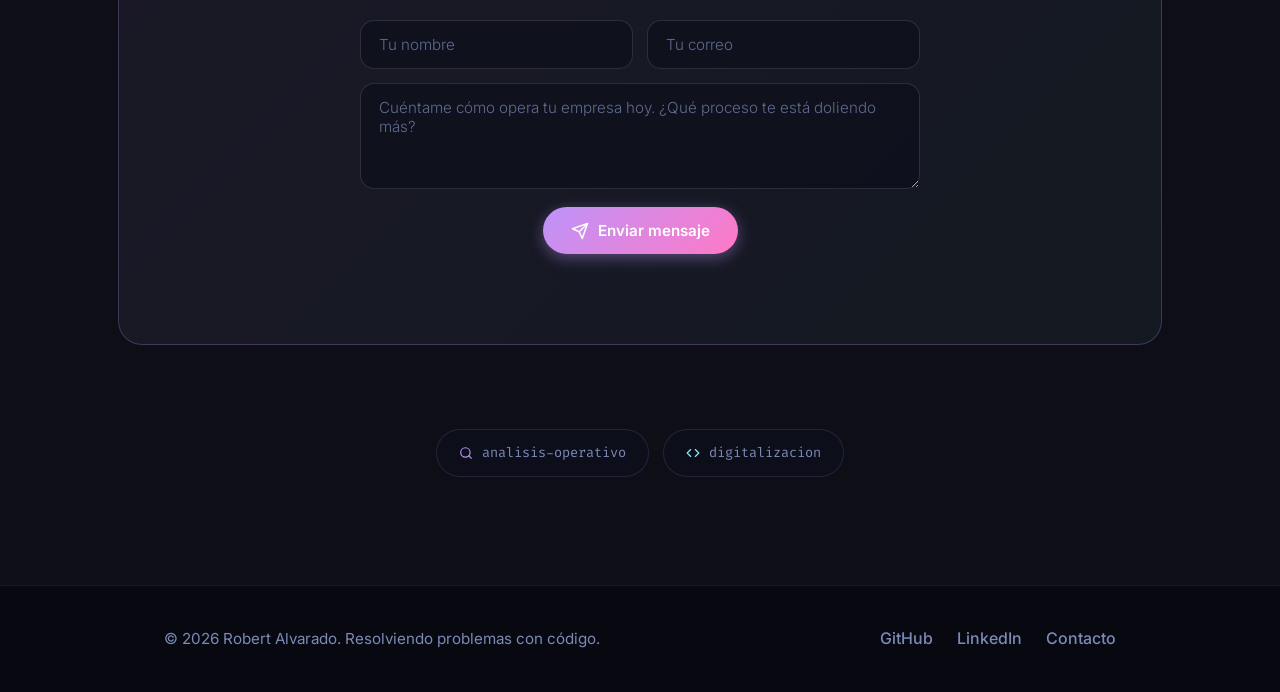
<file: servicios/seguridad-en-la-nube.html>
<!DOCTYPE html>
<html lang="es">

<head>
  <meta charset="UTF-8" />
  <meta name="viewport" content="width=device-width, initial-scale=1" />
  <title>Seguridad en la Nube | Robert Alvarado</title>
  <meta name="description"
    content="Llevo tu operación a la nube con respaldos automáticos, control de accesos y disponibilidad garantizada. Tu información segura y accesible desde cualquier lugar, siempre." />
  <meta name="author" content="Robert Alvarado" />
  <meta name="theme-color" content="#0d0e16" />
  <link rel="canonical" href="https://robertalvarado.net/servicios/seguridad-en-la-nube.html" />
  <link rel="alternate" hreflang="es" href="https://robertalvarado.net/servicios/seguridad-en-la-nube.html" />
  <link rel="alternate" hreflang="en" href="https://robertalvarado.net/en/services/cloud-security.html" />
  <link rel="alternate" hreflang="x-default" href="https://robertalvarado.net/servicios/seguridad-en-la-nube.html" />

  <meta property="og:type" content="website" />
  <meta property="og:title" content="Seguridad en la Nube | Robert Alvarado" />
  <meta property="og:description"
    content="Infraestructura en la nube con respaldos automáticos, control de accesos y disponibilidad garantizada para tu operación." />
  <meta property="og:url" content="https://robertalvarado.net/servicios/seguridad-en-la-nube.html" />
  <meta property="og:image" content="https://robertalvarado.net/src/img/mi-foto.webp" />
  <meta property="og:locale" content="es_ES" />
  <meta property="og:locale:alternate" content="en_US" />
  <meta name="twitter:card" content="summary" />
  <meta name="twitter:image" content="https://robertalvarado.net/src/img/mi-foto.webp" />

  <link rel="icon" type="image/png" href="../src/img/favicon-48.png" />
  <link rel="preconnect" href="https://fonts.googleapis.com">
  <link rel="preconnect" href="https://fonts.gstatic.com" crossorigin>
  <link
    href="https://fonts.googleapis.com/css2?family=Inter:wght@300;400;500;600;700&family=Kdam+Thmor+Pro&family=Fira+Code:wght@400;500&display=swap"
    rel="stylesheet">
  <link rel="stylesheet" href="../src/css/style.css">
</head>

<body class="svc-page" style="--svc-accent: #c2410c; --svc-accent-soft: rgba(194, 65, 12, 0.12);">
  <div id="page">
  <div class="svc-container">

    <div class="svc-nav">
      <a href="../index.html#lo-que-hago">
        <svg xmlns="http://www.w3.org/2000/svg" width="15" height="15" viewBox="0 0 24 24" fill="none"
          stroke="currentColor" stroke-width="2" stroke-linecap="round" stroke-linejoin="round">
          <path d="m12 19-7-7 7-7" /><path d="M19 12H5" />
        </svg>
        cd ~/inicio
      </a>
      <div class="svc-nav-actions">
        <a href="../en/services/cloud-security.html">English</a>
        <a href="../index.html#contacto" class="btn primary" style="font-size: 0.85rem; padding: 10px 20px;">Hablemos</a>
      </div>
    </div>

    <section class="svc-hero reveal active">
      <span class="svc-kicker">servicio 03</span>
      <h1>Seguridad <span class="accent">en la Nube</span></h1>
      <p class="svc-lead">
        Piensa en esto: si mañana alguien roba la computadora de tu oficina, ¿qué pierde tu empresa? Si la
        respuesta incluye ventas, clientes, historial o contabilidad, tienes un problema que todavía no sabes
        que tienes. Lo resuelvo antes de que cueste caro.
      </p>
    </section>

    <section class="svc-sec reveal">
      <div class="svc-sec-head">
        <span class="svc-sec-num">01</span>
        <h2>Tres formas en que las empresas pierden todo</h2>
      </div>
      <p class="svc-sec-sub">No son casos raros. Pasan todo el tiempo, y casi siempre podían haberse evitado.</p>

      <div class="svc-pain reveal">
        <span class="svc-pain-idx">/01</span>
        <h3>Un solo punto de falla que nadie ve venir</h3>
        <p>Un disco dañado, un virus, un robo, un cortocircuito. Cualquiera de esos eventos borra años de
          información en cuestión de minutos si todo vive en una sola máquina. Sin respaldo no hay recuperación,
          y muchas empresas lo descubren cuando ya es demasiado tarde.</p>
      </div>
      <div class="svc-pain reveal">
        <span class="svc-pain-idx">/02</span>
        <h3>Accesos que nunca se controlan</h3>
        <p>Cuando todos comparten la misma contraseña o el mismo archivo, no existe forma de saber quién vio qué,
          quién cambió algo, ni quién borró un registro importante. Un ex empleado con acceso a tu sistema es una
          vulnerabilidad que puede costar más que todo lo que le pagaste mientras trabajó contigo.</p>
      </div>
      <div class="svc-pain reveal">
        <span class="svc-pain-idx">/03</span>
        <h3>La operación se para cuando menos lo esperas</h3>
        <p>Si el sistema vive en una computadora de tu local, un corte de luz, una falla de internet o un problema
          técnico paraliza tus ventas. Cada hora que tu equipo no puede trabajar tiene un costo real que muchas
          veces nadie calcula hasta que ya pasó.</p>
      </div>
    </section>

    <section class="svc-sec reveal">
      <div class="svc-sec-head">
        <span class="svc-sec-num">02</span>
        <h2>Lo que construyo para que eso no pase</h2>
      </div>
      <p class="svc-sec-sub">Infraestructura en la nube pensada para tu tamaño de empresa, no para una corporación.</p>

      <div class="svc-bento">
        <article class="b-lg reveal">
          <span class="b-tag">lo más importante</span>
          <h3>Respaldos que funcionan solos, todos los días</h3>
          <p>No basta con configurar copias automáticas y cruzar los dedos. Yo simulo una pérdida real y restauro
            tus datos frente a ti, para que veas con tus propios ojos que el día que esto pase de verdad, tu empresa
            no se detiene. Esa prueba es la diferencia entre tener un respaldo y saber que funciona.</p>
        </article>
        <article class="b-md reveal">
          <h3>Cada persona ve solo lo que le corresponde</h3>
          <p>Tú ves todo desde tu celular. Cada miembro del equipo accede solo a su área. Cuando alguien sale de la
            empresa, su acceso se cierra en un minuto.</p>
        </article>
        <article class="b-md reveal">
          <h3>Tu sistema en línea 24 horas, sin depender de tu local</h3>
          <p>Infraestructura sobre proveedores probados como AWS, Railway y Supabase. Un corte de luz en tu oficina
            no afecta nada.</p>
        </article>
        <article class="b-md reveal">
          <h3>Pagas por lo que usas, nada más</h3>
          <p>Empiezas con lo mínimo necesario y escalas cuando tu operación lo pida. No compras capacidad que va a
            estar ociosa meses.</p>
        </article>
        <article class="b-md reveal">
          <h3>Todo queda en tus manos, no en las mías</h3>
          <p>Las cuentas, los servidores y los accesos son de tu empresa desde el primer día. No quedas atado a mí
            si el día de mañana decides trabajar con otra persona.</p>
        </article>
      </div>
    </section>

    <section class="svc-sec reveal">
      <div class="svc-sec-head">
        <span class="svc-sec-num">03</span>
        <h2>Cómo es trabajar conmigo</h2>
      </div>
      <p class="svc-sec-sub">Tu operación no se detiene mientras hacemos la transición. Eso es innegociable.</p>

      <div class="svc-flow">
        <div class="svc-flow-fill" aria-hidden="true"></div>
        <div class="svc-flow-item reveal">
          <h3>Primero entiendo tu situación real <span class="svc-flow-tag">gratis, 30 minutos</span></h3>
          <p>Reviso dónde vive tu información hoy y qué pasaría si mañana falla algo. Te digo los riesgos sin
            tecnicismos, en tu idioma, sin compromiso de continuar.</p>
        </div>
        <div class="svc-flow-item reveal">
          <h3>Diseño la arquitectura a tu tamaño <span class="svc-flow-tag">según tu operación</span></h3>
          <p>Nube no significa caro. Significa bien dimensionado. Elijo los servicios correctos para lo que tu
            empresa necesita hoy, con margen para crecer mañana.</p>
        </div>
        <div class="svc-flow-item reveal">
          <h3>La migración pasa por detrás <span class="svc-flow-tag">sin interrumpir tu día a día</span></h3>
          <p>Mientras yo preparo la infraestructura en la nube, tu equipo sigue trabajando exactamente igual.
            El cambio ocurre sin que nadie tenga que parar.</p>
        </div>
        <div class="svc-flow-item reveal">
          <h3>Pruebo que funciona antes de cerrar <span class="svc-flow-tag">frente a ti</span></h3>
          <p>Simulo una falla real y restauro tus datos mientras tú miras. Solo cuando ves que la recuperación
            funciona de verdad, damos el proyecto por terminado.</p>
        </div>
      </div>
    </section>

    <section id="contacto" class="svc-sec reveal" style="border-top: none; padding-top: 24px;">
      <div class="cta-card">
        <span class="cta-badge">Disponible para nuevos proyectos</span>
        <h2 class="cta-title">¿Sabes exactamente qué perdería tu empresa si algo falla mañana?</h2>
        <p class="cta-desc">Cuéntame cómo tienes organizada tu información hoy y te digo honestamente cuáles son tus
          riesgos reales. La conversación es gratis y puede ahorrarte el peor día de tu empresa.</p>
        <form class="cta-form" id="cta-form" action="https://formsubmit.co/ajax/dev.robertalvarado@gmail.com" method="POST">
          <input type="hidden" name="_subject" value="Nuevo contacto desde robertalvarado.net" />
          <input type="hidden" name="_captcha" value="false" />
          <input type="text" name="_honey" tabindex="-1" autocomplete="off" style="display:none" aria-hidden="true" />
          <div class="cta-form-row">
            <input type="text" name="nombre" placeholder="Tu nombre" required autocomplete="name" />
            <input type="email" name="email" placeholder="Tu correo" required autocomplete="email" />
          </div>
          <textarea name="mensaje" rows="4"
            placeholder="Cuéntame cómo opera tu empresa hoy. ¿Qué proceso te está doliendo más?"
            required></textarea>
          <button type="submit" class="btn primary cta-btn cta-form-submit" id="cta-submit">
            <svg xmlns="http://www.w3.org/2000/svg" width="18" height="18" viewBox="0 0 24 24" fill="none"
              stroke="currentColor" stroke-width="2" stroke-linecap="round" stroke-linejoin="round">
              <path d="m22 2-7 20-4-9-9-4Z" />
              <path d="M22 2 11 13" />
            </svg>
            Enviar mensaje
          </button>
        </form>
        <p class="cta-error" id="cta-error" role="alert" hidden>
          No se pudo enviar el mensaje. Escríbeme directo a
          <a href="mailto:dev.robertalvarado@gmail.com">dev.robertalvarado@gmail.com</a>.
        </p>
        <p class="cta-success" id="cta-success" aria-live="polite" hidden>
          <svg xmlns="http://www.w3.org/2000/svg" width="18" height="18" viewBox="0 0 24 24" fill="none" stroke="currentColor" stroke-width="2" stroke-linecap="round" stroke-linejoin="round"><polyline points="20 6 9 17 4 12"/></svg>
          Mensaje recibido. Te escribo pronto.
        </p>
      </div>
    </section>

    <div class="svc-others reveal">
      <a class="svc-other-link" href="analisis-operativo.html" data-flash-nav>
        <svg xmlns="http://www.w3.org/2000/svg" width="14" height="14" viewBox="0 0 24 24" fill="none"
          stroke="var(--purple)" stroke-width="2" stroke-linecap="round" stroke-linejoin="round">
          <circle cx="11" cy="11" r="8" /><line x1="21" y1="21" x2="16.65" y2="16.65" />
        </svg>
        analisis-operativo
      </a>
      <a class="svc-other-link" href="digitalizacion.html" data-flash-nav>
        <svg xmlns="http://www.w3.org/2000/svg" width="14" height="14" viewBox="0 0 24 24" fill="none"
          stroke="var(--cyan)" stroke-width="2" stroke-linecap="round" stroke-linejoin="round">
          <polyline points="16 18 22 12 16 6" /><polyline points="8 6 2 12 8 18" />
        </svg>
        digitalizacion
      </a>
    </div>
  </div>

  <footer>
    <div class="container footer-content">
      <div class="footer-left">
        © <span id="y">2026</span> Robert Alvarado. Resolviendo problemas con código.
      </div>
      <div class="social-links">
        <a href="https://github.com/treborrr" target="_blank" rel="noopener noreferrer">GitHub</a>
        <a href="https://www.linkedin.com/in/robert-alvarado-valle/" target="_blank"
          rel="noopener noreferrer">LinkedIn</a>
        <a href="mailto:dev.robertalvarado@gmail.com">Contacto</a>
      </div>
    </div>
  </footer>

  <a href="#contacto" class="svc-fab" aria-label="Ir al formulario de contacto">
    <svg xmlns="http://www.w3.org/2000/svg" width="16" height="16" viewBox="0 0 24 24" fill="none"
      stroke="currentColor" stroke-width="2" stroke-linecap="round" stroke-linejoin="round">
      <path d="m22 2-7 20-4-9-9-4Z" /><path d="M22 2 11 13" />
    </svg>
    <span class="svc-fab-text">Hablemos</span>
  </a>
  </div>
  <script src="../src/js/main.js" defer></script>
  <script type="module" src="../src/js/aurora.js"></script>
</body>

</html>
</file>
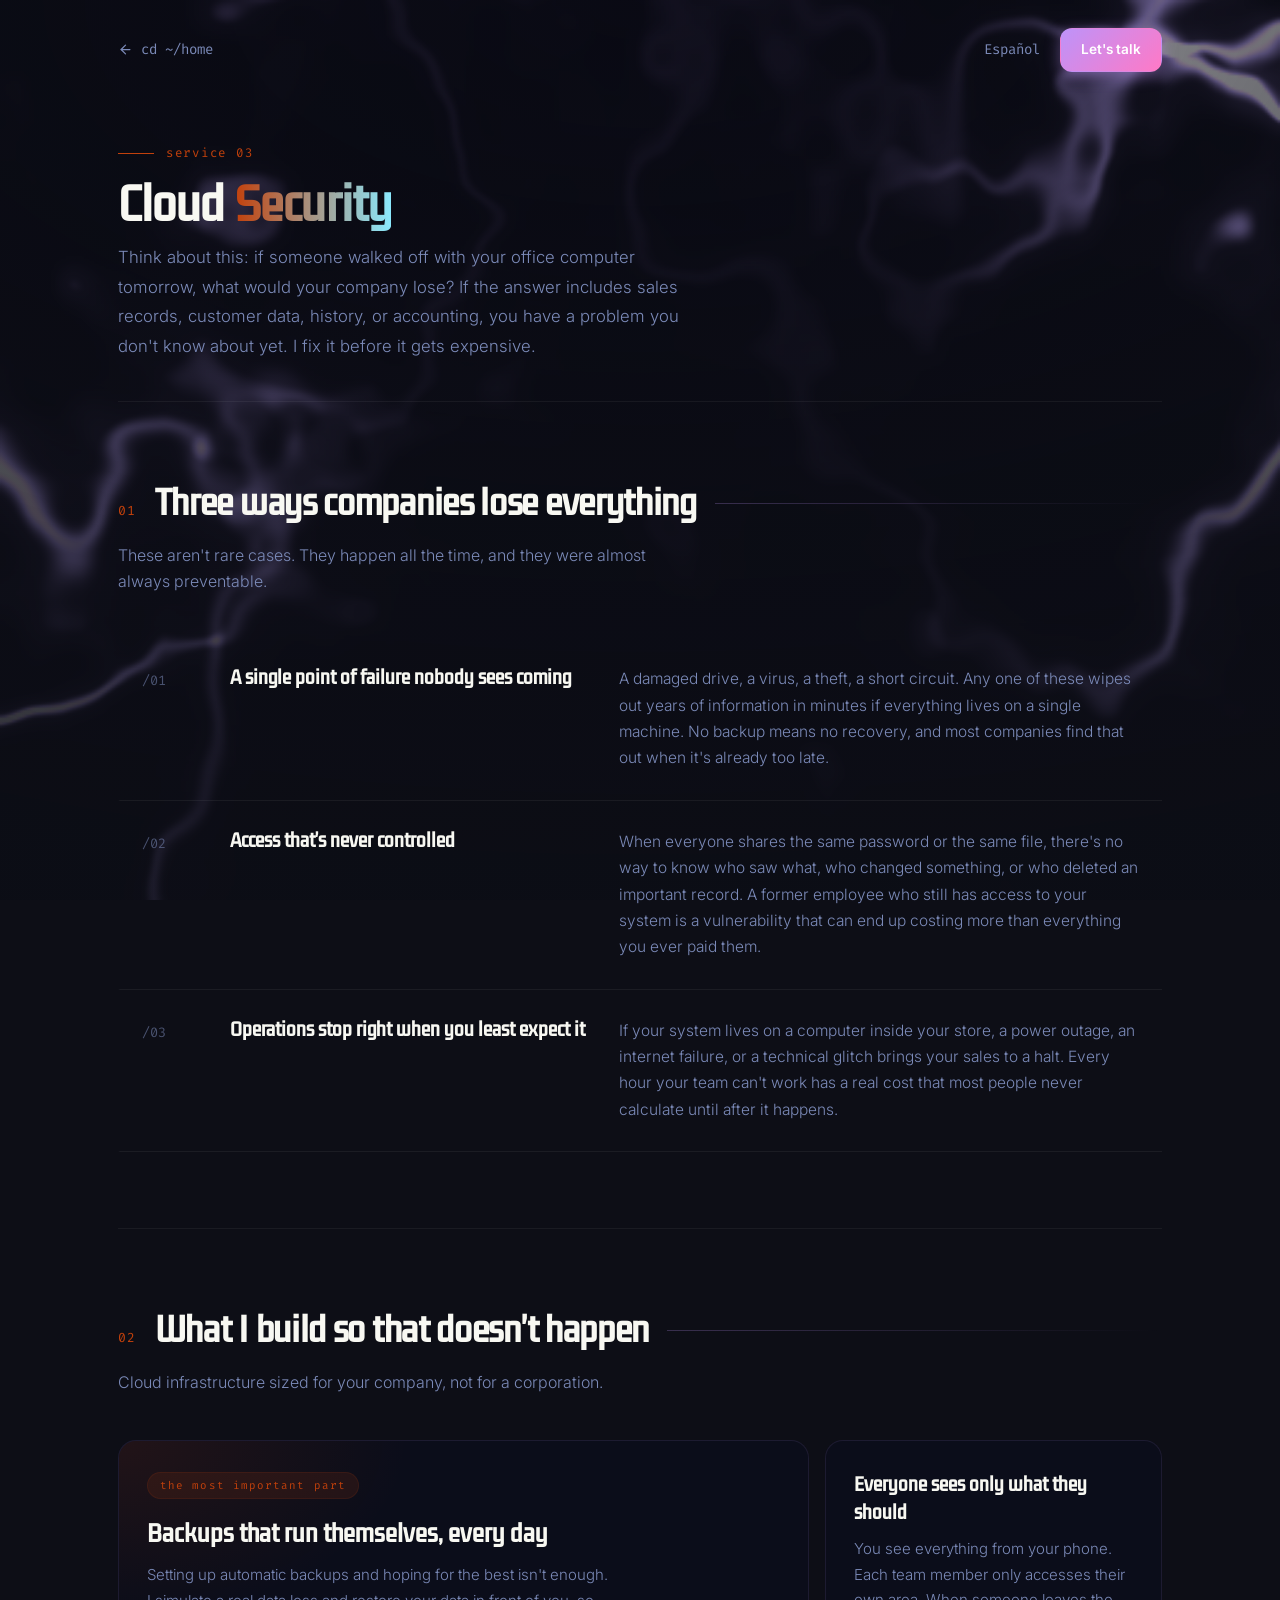
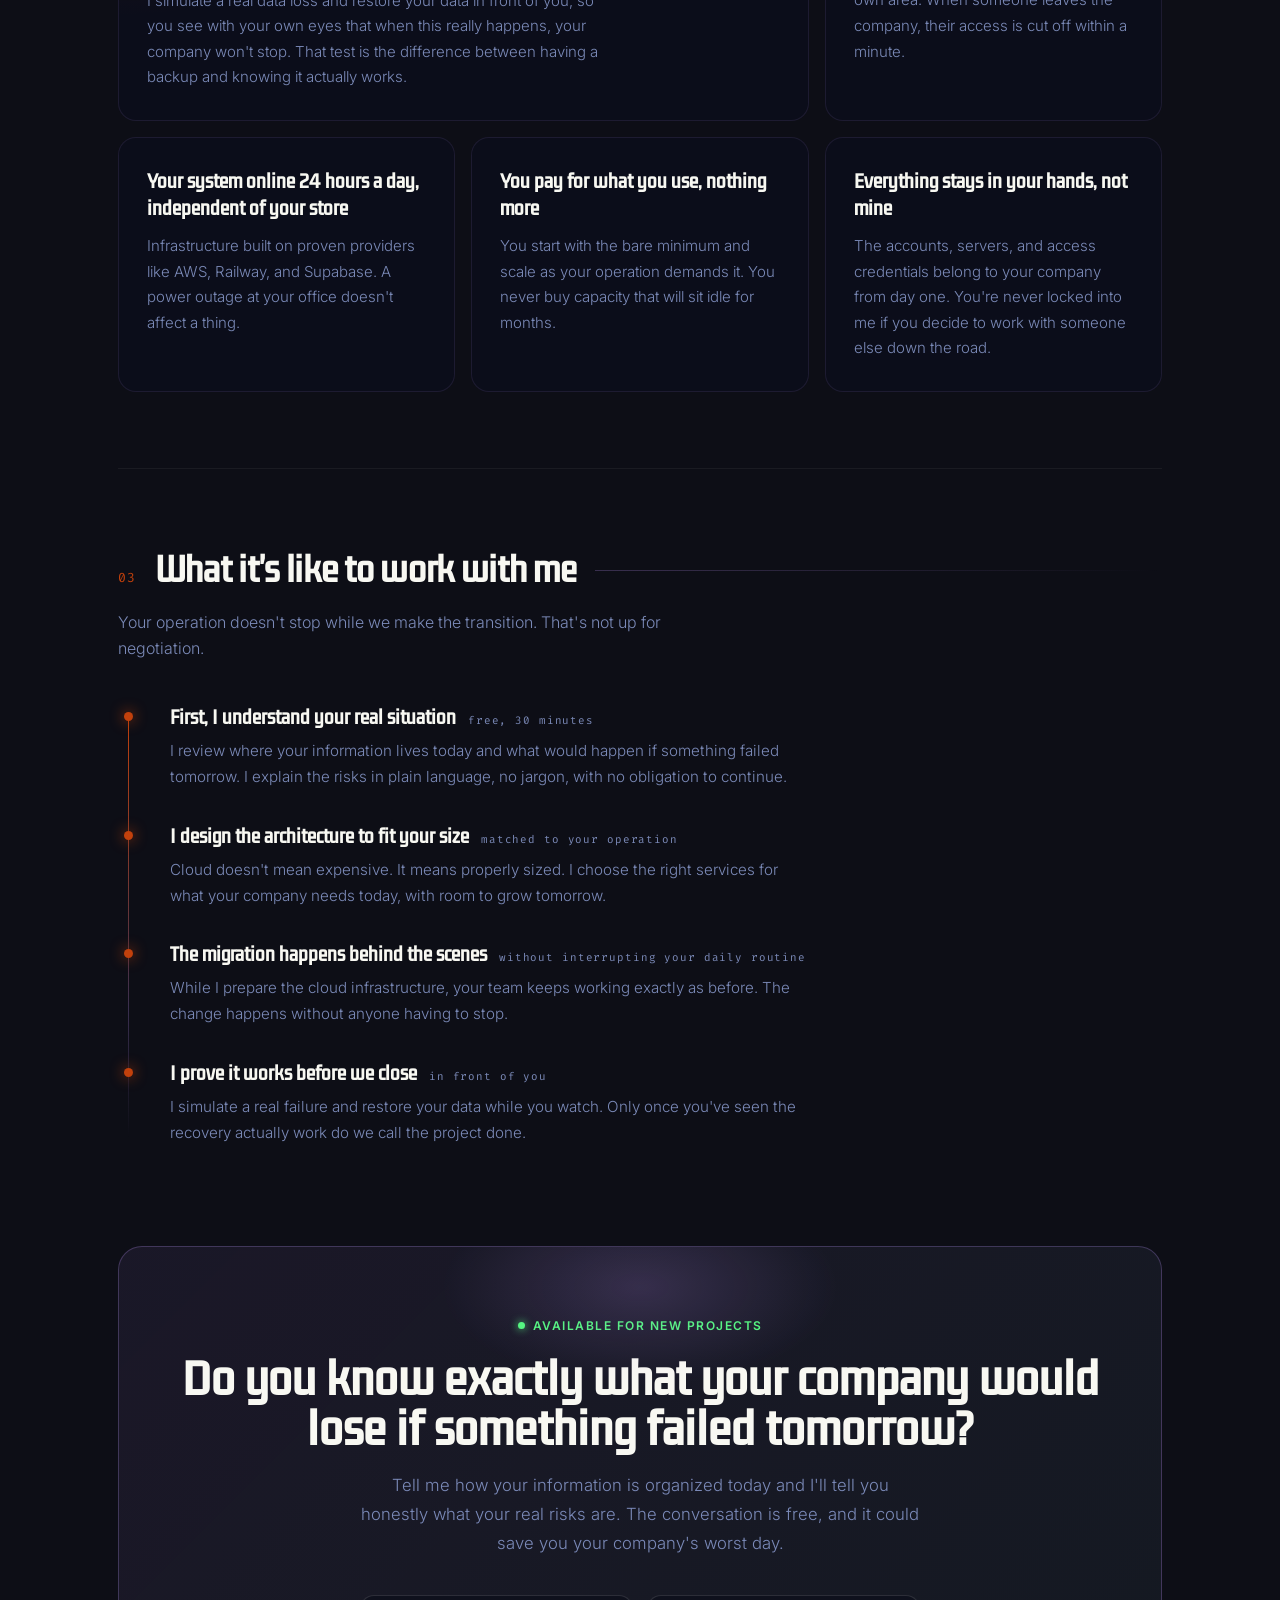
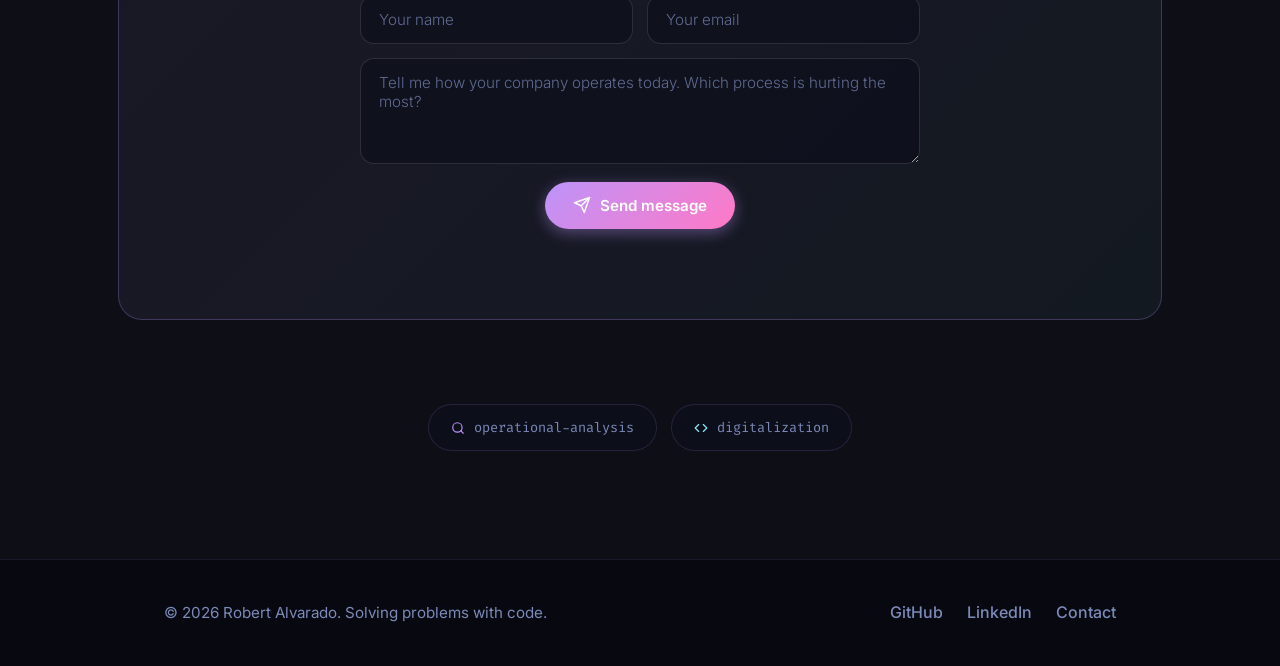
<file: en/services/cloud-security.html>
<!DOCTYPE html>
<html lang="en">

<head>
  <meta charset="UTF-8" />
  <meta name="viewport" content="width=device-width, initial-scale=1" />
  <title>Cloud Security | Robert Alvarado</title>
  <meta name="description"
    content="I move your operation to the cloud with automatic backups, access control, and guaranteed uptime. Your information safe and accessible from anywhere, always." />
  <meta name="author" content="Robert Alvarado" />
  <meta name="theme-color" content="#0d0e16" />
  <link rel="canonical" href="https://robertalvarado.net/en/services/cloud-security.html" />
  <link rel="alternate" hreflang="es" href="https://robertalvarado.net/servicios/seguridad-en-la-nube.html" />
  <link rel="alternate" hreflang="en" href="https://robertalvarado.net/en/services/cloud-security.html" />
  <link rel="alternate" hreflang="x-default" href="https://robertalvarado.net/servicios/seguridad-en-la-nube.html" />

  <meta property="og:type" content="website" />
  <meta property="og:title" content="Cloud Security | Robert Alvarado" />
  <meta property="og:description"
    content="Cloud infrastructure with automatic backups, access control, and guaranteed uptime for your operation." />
  <meta property="og:url" content="https://robertalvarado.net/en/services/cloud-security.html" />
  <meta property="og:image" content="https://robertalvarado.net/src/img/mi-foto.webp" />
  <meta property="og:locale" content="en_US" />
  <meta property="og:locale:alternate" content="es_ES" />
  <meta name="twitter:card" content="summary" />
  <meta name="twitter:image" content="https://robertalvarado.net/src/img/mi-foto.webp" />

  <link rel="icon" type="image/png" href="../../src/img/favicon-48.png" />
  <link rel="preconnect" href="https://fonts.googleapis.com">
  <link rel="preconnect" href="https://fonts.gstatic.com" crossorigin>
  <link
    href="https://fonts.googleapis.com/css2?family=Inter:wght@300;400;500;600;700&family=Kdam+Thmor+Pro&family=Fira+Code:wght@400;500&display=swap"
    rel="stylesheet">
  <link rel="stylesheet" href="../../src/css/style.css">
</head>

<body class="svc-page" style="--svc-accent: #c2410c; --svc-accent-soft: rgba(194, 65, 12, 0.12);">
  <div id="page">
  <div class="svc-container">

    <div class="svc-nav">
      <a href="../index.html#what-i-do">
        <svg xmlns="http://www.w3.org/2000/svg" width="15" height="15" viewBox="0 0 24 24" fill="none"
          stroke="currentColor" stroke-width="2" stroke-linecap="round" stroke-linejoin="round">
          <path d="m12 19-7-7 7-7" /><path d="M19 12H5" />
        </svg>
        cd ~/home
      </a>
      <div class="svc-nav-actions">
        <a href="../../servicios/seguridad-en-la-nube.html">Español</a>
        <a href="../index.html#contact" class="btn primary" style="font-size: 0.85rem; padding: 10px 20px;">Let's talk</a>
      </div>
    </div>

    <section class="svc-hero reveal active">
      <span class="svc-kicker">service 03</span>
      <h1>Cloud <span class="accent">Security</span></h1>
      <p class="svc-lead">
        Think about this: if someone walked off with your office computer tomorrow, what would your company lose?
        If the answer includes sales records, customer data, history, or accounting, you have a problem you don't
        know about yet. I fix it before it gets expensive.
      </p>
    </section>

    <section class="svc-sec reveal">
      <div class="svc-sec-head">
        <span class="svc-sec-num">01</span>
        <h2>Three ways companies lose everything</h2>
      </div>
      <p class="svc-sec-sub">These aren't rare cases. They happen all the time, and they were almost always
        preventable.</p>

      <div class="svc-pain reveal">
        <span class="svc-pain-idx">/01</span>
        <h3>A single point of failure nobody sees coming</h3>
        <p>A damaged drive, a virus, a theft, a short circuit. Any one of these wipes out years of information in
          minutes if everything lives on a single machine. No backup means no recovery, and most companies find
          that out when it's already too late.</p>
      </div>
      <div class="svc-pain reveal">
        <span class="svc-pain-idx">/02</span>
        <h3>Access that's never controlled</h3>
        <p>When everyone shares the same password or the same file, there's no way to know who saw what, who
          changed something, or who deleted an important record. A former employee who still has access to your
          system is a vulnerability that can end up costing more than everything you ever paid them.</p>
      </div>
      <div class="svc-pain reveal">
        <span class="svc-pain-idx">/03</span>
        <h3>Operations stop right when you least expect it</h3>
        <p>If your system lives on a computer inside your store, a power outage, an internet failure, or a
          technical glitch brings your sales to a halt. Every hour your team can't work has a real cost that most
          people never calculate until after it happens.</p>
      </div>
    </section>

    <section class="svc-sec reveal">
      <div class="svc-sec-head">
        <span class="svc-sec-num">02</span>
        <h2>What I build so that doesn't happen</h2>
      </div>
      <p class="svc-sec-sub">Cloud infrastructure sized for your company, not for a corporation.</p>

      <div class="svc-bento">
        <article class="b-lg reveal">
          <span class="b-tag">the most important part</span>
          <h3>Backups that run themselves, every day</h3>
          <p>Setting up automatic backups and hoping for the best isn't enough. I simulate a real data loss and
            restore your data in front of you, so you see with your own eyes that when this really happens, your
            company won't stop. That test is the difference between having a backup and knowing it actually
            works.</p>
        </article>
        <article class="b-md reveal">
          <h3>Everyone sees only what they should</h3>
          <p>You see everything from your phone. Each team member only accesses their own area. When someone
            leaves the company, their access is cut off within a minute.</p>
        </article>
        <article class="b-md reveal">
          <h3>Your system online 24 hours a day, independent of your store</h3>
          <p>Infrastructure built on proven providers like AWS, Railway, and Supabase. A power outage at your
            office doesn't affect a thing.</p>
        </article>
        <article class="b-md reveal">
          <h3>You pay for what you use, nothing more</h3>
          <p>You start with the bare minimum and scale as your operation demands it. You never buy capacity that
            will sit idle for months.</p>
        </article>
        <article class="b-md reveal">
          <h3>Everything stays in your hands, not mine</h3>
          <p>The accounts, servers, and access credentials belong to your company from day one. You're never
            locked into me if you decide to work with someone else down the road.</p>
        </article>
      </div>
    </section>

    <section class="svc-sec reveal">
      <div class="svc-sec-head">
        <span class="svc-sec-num">03</span>
        <h2>What it's like to work with me</h2>
      </div>
      <p class="svc-sec-sub">Your operation doesn't stop while we make the transition. That's not up for
        negotiation.</p>

      <div class="svc-flow">
        <div class="svc-flow-fill" aria-hidden="true"></div>
        <div class="svc-flow-item reveal">
          <h3>First, I understand your real situation <span class="svc-flow-tag">free, 30 minutes</span></h3>
          <p>I review where your information lives today and what would happen if something failed tomorrow. I
            explain the risks in plain language, no jargon, with no obligation to continue.</p>
        </div>
        <div class="svc-flow-item reveal">
          <h3>I design the architecture to fit your size <span class="svc-flow-tag">matched to your operation</span></h3>
          <p>Cloud doesn't mean expensive. It means properly sized. I choose the right services for what your
            company needs today, with room to grow tomorrow.</p>
        </div>
        <div class="svc-flow-item reveal">
          <h3>The migration happens behind the scenes <span class="svc-flow-tag">without interrupting your daily routine</span></h3>
          <p>While I prepare the cloud infrastructure, your team keeps working exactly as before. The change
            happens without anyone having to stop.</p>
        </div>
        <div class="svc-flow-item reveal">
          <h3>I prove it works before we close <span class="svc-flow-tag">in front of you</span></h3>
          <p>I simulate a real failure and restore your data while you watch. Only once you've seen the recovery
            actually work do we call the project done.</p>
        </div>
      </div>
    </section>

    <section id="contact" class="svc-sec reveal" style="border-top: none; padding-top: 24px;">
      <div class="cta-card">
        <span class="cta-badge">Available for new projects</span>
        <h2 class="cta-title">Do you know exactly what your company would lose if something failed tomorrow?</h2>
        <p class="cta-desc">Tell me how your information is organized today and I'll tell you honestly what your
          real risks are. The conversation is free, and it could save you your company's worst day.</p>
        <form class="cta-form" id="cta-form" action="https://formsubmit.co/ajax/dev.robertalvarado@gmail.com" method="POST">
          <input type="hidden" name="_subject" value="New contact from robertalvarado.net (EN)" />
          <input type="hidden" name="_captcha" value="false" />
          <input type="text" name="_honey" tabindex="-1" autocomplete="off" style="display:none" aria-hidden="true" />
          <div class="cta-form-row">
            <input type="text" name="name" placeholder="Your name" required autocomplete="name" />
            <input type="email" name="email" placeholder="Your email" required autocomplete="email" />
          </div>
          <textarea name="message" rows="4"
            placeholder="Tell me how your company operates today. Which process is hurting the most?"
            required></textarea>
          <button type="submit" class="btn primary cta-btn cta-form-submit" id="cta-submit">
            <svg xmlns="http://www.w3.org/2000/svg" width="18" height="18" viewBox="0 0 24 24" fill="none"
              stroke="currentColor" stroke-width="2" stroke-linecap="round" stroke-linejoin="round">
              <path d="m22 2-7 20-4-9-9-4Z" />
              <path d="M22 2 11 13" />
            </svg>
            Send message
          </button>
        </form>
        <p class="cta-error" id="cta-error" role="alert" hidden>
          Something went wrong sending the message. Email me directly at
          <a href="mailto:dev.robertalvarado@gmail.com">dev.robertalvarado@gmail.com</a>.
        </p>
        <p class="cta-success" id="cta-success" aria-live="polite" hidden>
          <svg xmlns="http://www.w3.org/2000/svg" width="18" height="18" viewBox="0 0 24 24" fill="none" stroke="currentColor" stroke-width="2" stroke-linecap="round" stroke-linejoin="round"><polyline points="20 6 9 17 4 12"/></svg>
          Message received. I'll get back to you soon.
        </p>
      </div>
    </section>

    <div class="svc-others reveal">
      <a class="svc-other-link" href="operational-analysis.html" data-flash-nav>
        <svg xmlns="http://www.w3.org/2000/svg" width="14" height="14" viewBox="0 0 24 24" fill="none"
          stroke="var(--purple)" stroke-width="2" stroke-linecap="round" stroke-linejoin="round">
          <circle cx="11" cy="11" r="8" /><line x1="21" y1="21" x2="16.65" y2="16.65" />
        </svg>
        operational-analysis
      </a>
      <a class="svc-other-link" href="digitalization.html" data-flash-nav>
        <svg xmlns="http://www.w3.org/2000/svg" width="14" height="14" viewBox="0 0 24 24" fill="none"
          stroke="var(--cyan)" stroke-width="2" stroke-linecap="round" stroke-linejoin="round">
          <polyline points="16 18 22 12 16 6" /><polyline points="8 6 2 12 8 18" />
        </svg>
        digitalization
      </a>
    </div>
  </div>

  <footer>
    <div class="container footer-content">
      <div class="footer-left">
        © <span id="y">2026</span> Robert Alvarado. Solving problems with code.
      </div>
      <div class="social-links">
        <a href="https://github.com/treborrr" target="_blank" rel="noopener noreferrer">GitHub</a>
        <a href="https://www.linkedin.com/in/robert-alvarado-valle/" target="_blank"
          rel="noopener noreferrer">LinkedIn</a>
        <a href="mailto:dev.robertalvarado@gmail.com">Contact</a>
      </div>
    </div>
  </footer>

  <a href="#contact" class="svc-fab" aria-label="Go to the contact form">
    <svg xmlns="http://www.w3.org/2000/svg" width="16" height="16" viewBox="0 0 24 24" fill="none"
      stroke="currentColor" stroke-width="2" stroke-linecap="round" stroke-linejoin="round">
      <path d="m22 2-7 20-4-9-9-4Z" /><path d="M22 2 11 13" />
    </svg>
    <span class="svc-fab-text">Let's talk</span>
  </a>
  </div>
  <script src="../../src/js/main.js" defer></script>
  <script type="module" src="../../src/js/aurora.js"></script>
</body>

</html>
</file>
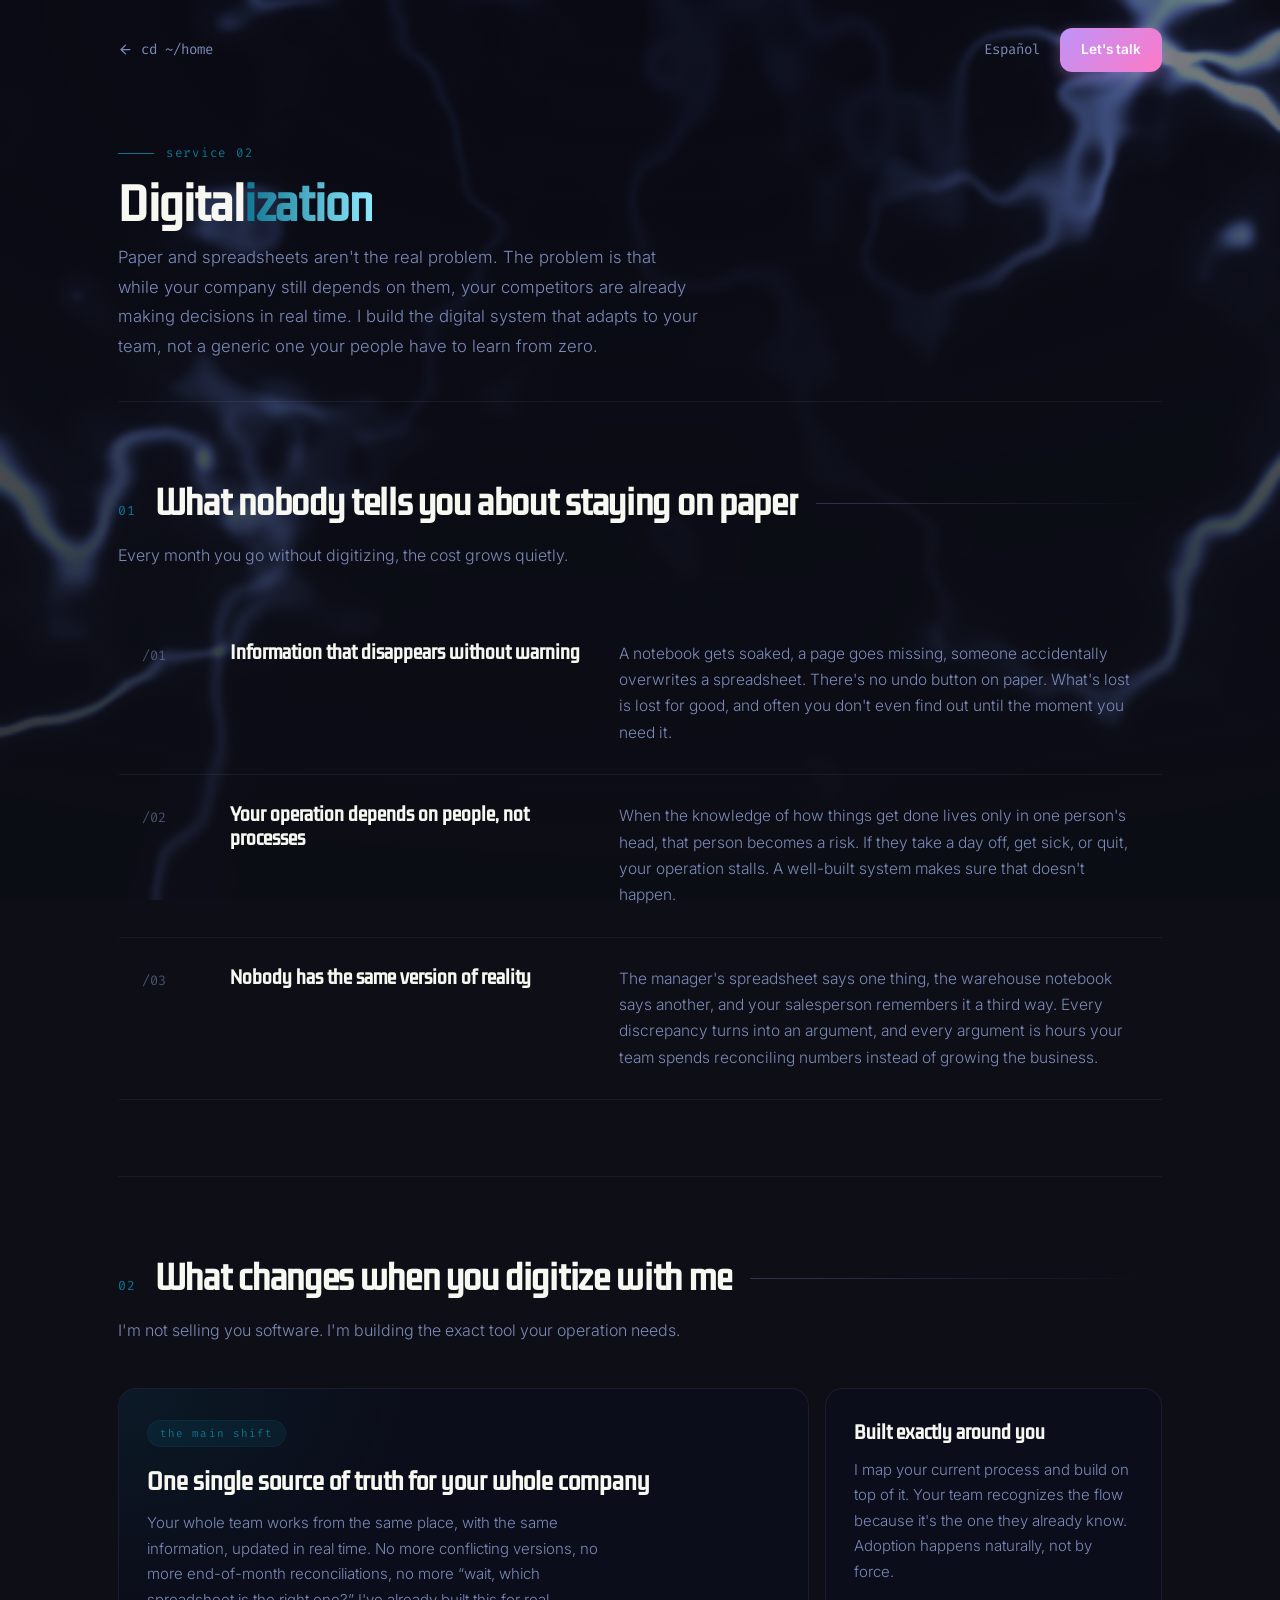
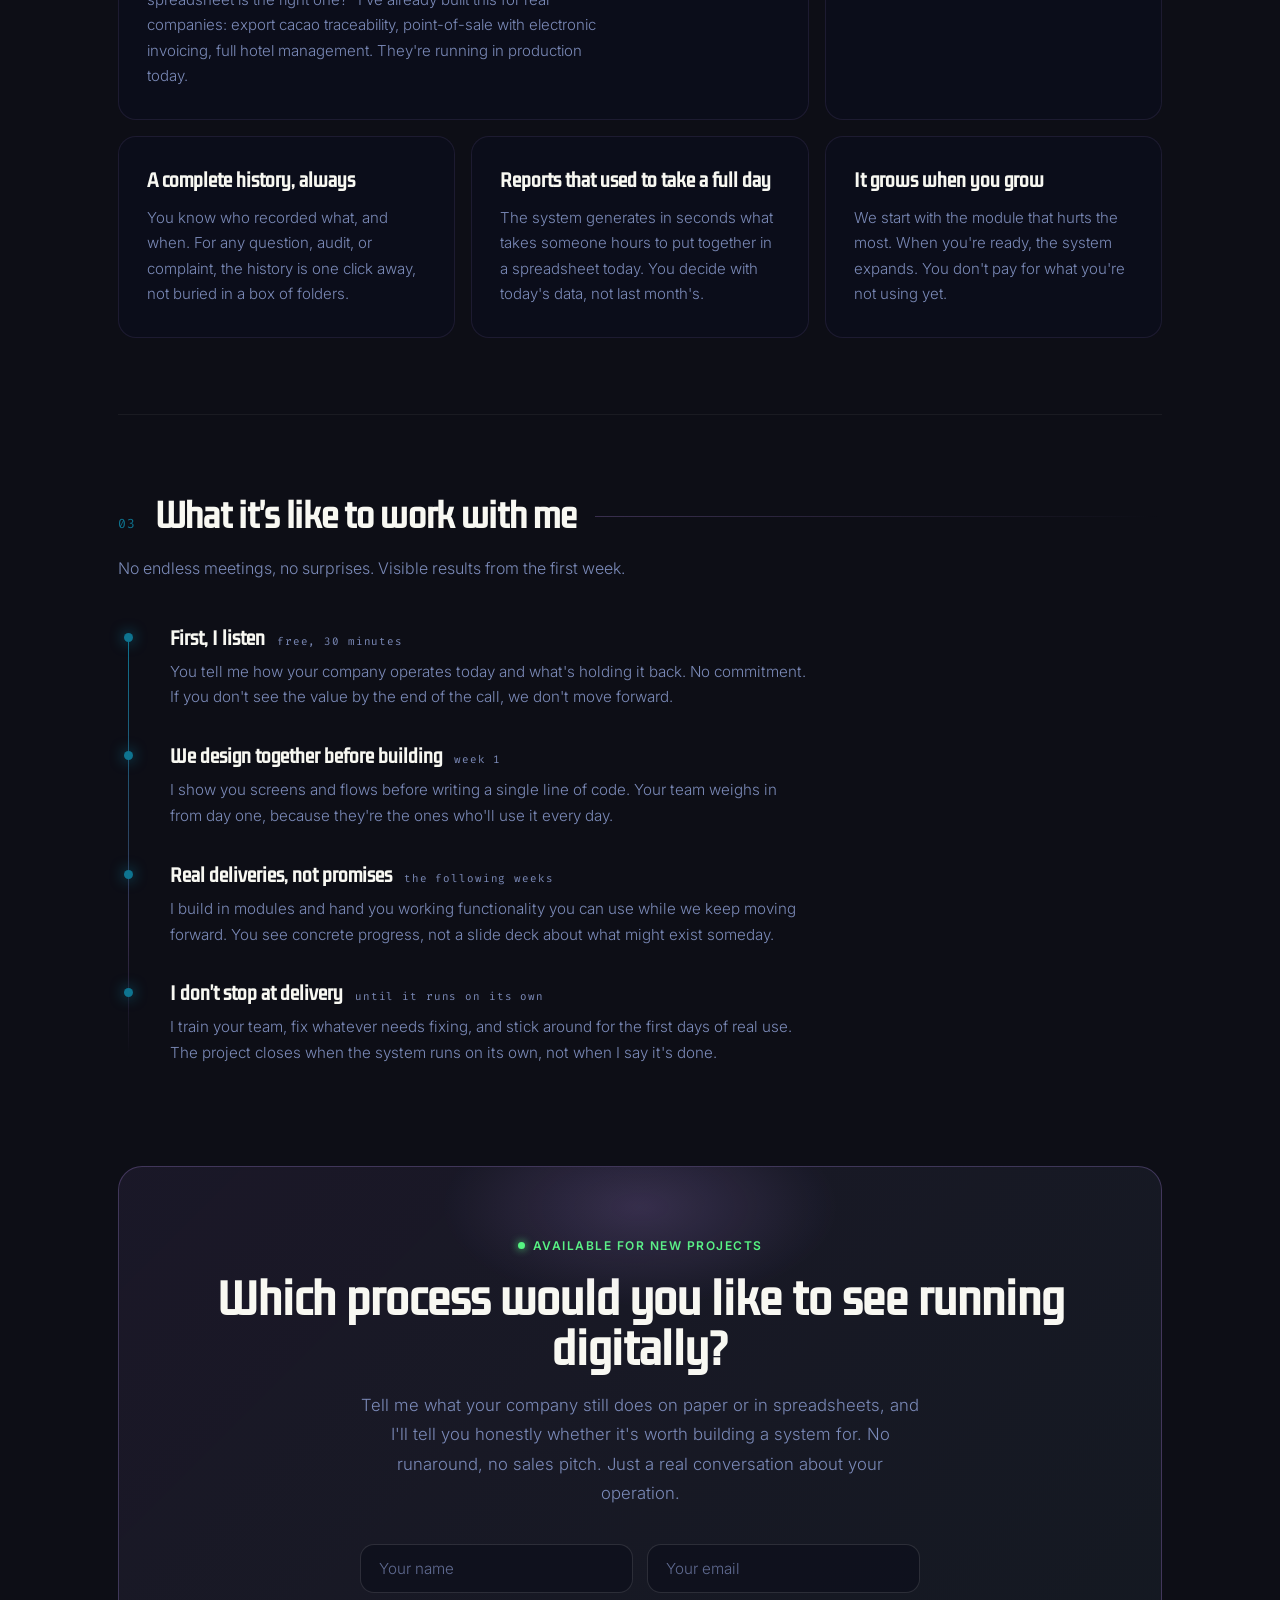
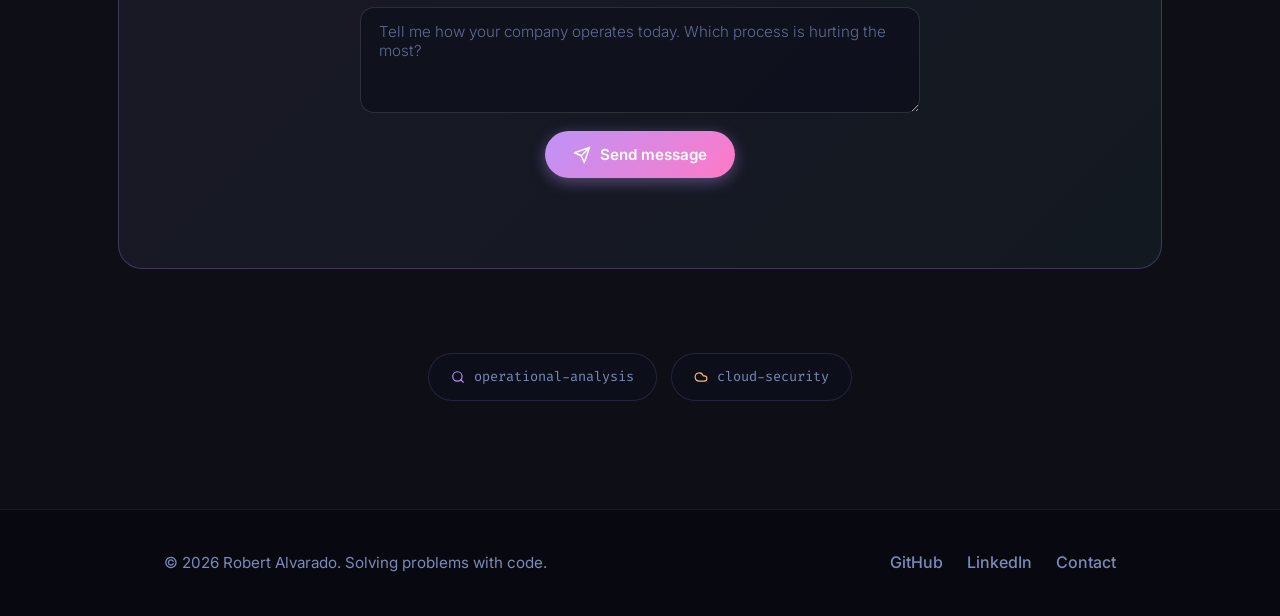
<file: en/services/digitalization.html>
<!DOCTYPE html>
<html lang="en">

<head>
  <meta charset="UTF-8" />
  <meta name="viewport" content="width=device-width, initial-scale=1" />
  <title>Digitalization | Robert Alvarado</title>
  <meta name="description"
    content="I turn your paper forms, spreadsheets, and manual records into a digital system built around your team. No friction, no lost information." />
  <meta name="author" content="Robert Alvarado" />
  <meta name="theme-color" content="#0d0e16" />
  <link rel="canonical" href="https://robertalvarado.net/en/services/digitalization.html" />
  <link rel="alternate" hreflang="es" href="https://robertalvarado.net/servicios/digitalizacion.html" />
  <link rel="alternate" hreflang="en" href="https://robertalvarado.net/en/services/digitalization.html" />
  <link rel="alternate" hreflang="x-default" href="https://robertalvarado.net/servicios/digitalizacion.html" />

  <meta property="og:type" content="website" />
  <meta property="og:title" content="Digitalization | Robert Alvarado" />
  <meta property="og:description"
    content="I turn your paper forms, spreadsheets, and manual records into a digital system built around your team." />
  <meta property="og:url" content="https://robertalvarado.net/en/services/digitalization.html" />
  <meta property="og:image" content="https://robertalvarado.net/src/img/mi-foto.webp" />
  <meta property="og:locale" content="en_US" />
  <meta property="og:locale:alternate" content="es_ES" />
  <meta name="twitter:card" content="summary" />
  <meta name="twitter:image" content="https://robertalvarado.net/src/img/mi-foto.webp" />

  <link rel="icon" type="image/png" href="../../src/img/favicon-48.png" />
  <link rel="preconnect" href="https://fonts.googleapis.com">
  <link rel="preconnect" href="https://fonts.gstatic.com" crossorigin>
  <link
    href="https://fonts.googleapis.com/css2?family=Inter:wght@300;400;500;600;700&family=Kdam+Thmor+Pro&family=Fira+Code:wght@400;500&display=swap"
    rel="stylesheet">
  <link rel="stylesheet" href="../../src/css/style.css">
</head>

<body class="svc-page" style="--svc-accent: #0e7490; --svc-accent-soft: rgba(14, 116, 137, 0.12);">
  <div id="page">
  <div class="svc-container">

    <div class="svc-nav">
      <a href="../index.html#what-i-do">
        <svg xmlns="http://www.w3.org/2000/svg" width="15" height="15" viewBox="0 0 24 24" fill="none"
          stroke="currentColor" stroke-width="2" stroke-linecap="round" stroke-linejoin="round">
          <path d="m12 19-7-7 7-7" /><path d="M19 12H5" />
        </svg>
        cd ~/home
      </a>
      <div class="svc-nav-actions">
        <a href="../../servicios/digitalizacion.html">Español</a>
        <a href="../index.html#contact" class="btn primary" style="font-size: 0.85rem; padding: 10px 20px;">Let's talk</a>
      </div>
    </div>

    <section class="svc-hero reveal active">
      <span class="svc-kicker">service 02</span>
      <h1>Digital<span class="accent">ization</span></h1>
      <p class="svc-lead">
        Paper and spreadsheets aren't the real problem. The problem is that while your company still depends on
        them, your competitors are already making decisions in real time. I build the digital system that adapts
        to your team, not a generic one your people have to learn from zero.
      </p>
    </section>

    <section class="svc-sec reveal">
      <div class="svc-sec-head">
        <span class="svc-sec-num">01</span>
        <h2>What nobody tells you about staying on paper</h2>
      </div>
      <p class="svc-sec-sub">Every month you go without digitizing, the cost grows quietly.</p>

      <div class="svc-pain reveal">
        <span class="svc-pain-idx">/01</span>
        <h3>Information that disappears without warning</h3>
        <p>A notebook gets soaked, a page goes missing, someone accidentally overwrites a spreadsheet. There's no
          undo button on paper. What's lost is lost for good, and often you don't even find out until the moment
          you need it.</p>
      </div>
      <div class="svc-pain reveal">
        <span class="svc-pain-idx">/02</span>
        <h3>Your operation depends on people, not processes</h3>
        <p>When the knowledge of how things get done lives only in one person's head, that person becomes a risk.
          If they take a day off, get sick, or quit, your operation stalls. A well-built system makes sure that
          doesn't happen.</p>
      </div>
      <div class="svc-pain reveal">
        <span class="svc-pain-idx">/03</span>
        <h3>Nobody has the same version of reality</h3>
        <p>The manager's spreadsheet says one thing, the warehouse notebook says another, and your salesperson
          remembers it a third way. Every discrepancy turns into an argument, and every argument is hours your
          team spends reconciling numbers instead of growing the business.</p>
      </div>
    </section>

    <section class="svc-sec reveal">
      <div class="svc-sec-head">
        <span class="svc-sec-num">02</span>
        <h2>What changes when you digitize with me</h2>
      </div>
      <p class="svc-sec-sub">I'm not selling you software. I'm building the exact tool your operation needs.</p>

      <div class="svc-bento">
        <article class="b-lg reveal">
          <span class="b-tag">the main shift</span>
          <h3>One single source of truth for your whole company</h3>
          <p>Your whole team works from the same place, with the same information, updated in real time. No more
            conflicting versions, no more end-of-month reconciliations, no more “wait, which spreadsheet is the
            right one?” I've already built this for real companies: export cacao traceability, point-of-sale with
            electronic invoicing, full hotel management. They're running in production today.</p>
        </article>
        <article class="b-md reveal">
          <h3>Built exactly around you</h3>
          <p>I map your current process and build on top of it. Your team recognizes the flow because it's the one
            they already know. Adoption happens naturally, not by force.</p>
        </article>
        <article class="b-md reveal">
          <h3>A complete history, always</h3>
          <p>You know who recorded what, and when. For any question, audit, or complaint, the history is one click
            away, not buried in a box of folders.</p>
        </article>
        <article class="b-md reveal">
          <h3>Reports that used to take a full day</h3>
          <p>The system generates in seconds what takes someone hours to put together in a spreadsheet today. You
            decide with today's data, not last month's.</p>
        </article>
        <article class="b-md reveal">
          <h3>It grows when you grow</h3>
          <p>We start with the module that hurts the most. When you're ready, the system expands. You don't pay
            for what you're not using yet.</p>
        </article>
      </div>
    </section>

    <section class="svc-sec reveal">
      <div class="svc-sec-head">
        <span class="svc-sec-num">03</span>
        <h2>What it's like to work with me</h2>
      </div>
      <p class="svc-sec-sub">No endless meetings, no surprises. Visible results from the first week.</p>

      <div class="svc-flow">
        <div class="svc-flow-fill" aria-hidden="true"></div>
        <div class="svc-flow-item reveal">
          <h3>First, I listen <span class="svc-flow-tag">free, 30 minutes</span></h3>
          <p>You tell me how your company operates today and what's holding it back. No commitment. If you don't
            see the value by the end of the call, we don't move forward.</p>
        </div>
        <div class="svc-flow-item reveal">
          <h3>We design together before building <span class="svc-flow-tag">week 1</span></h3>
          <p>I show you screens and flows before writing a single line of code. Your team weighs in from day one,
            because they're the ones who'll use it every day.</p>
        </div>
        <div class="svc-flow-item reveal">
          <h3>Real deliveries, not promises <span class="svc-flow-tag">the following weeks</span></h3>
          <p>I build in modules and hand you working functionality you can use while we keep moving forward. You
            see concrete progress, not a slide deck about what might exist someday.</p>
        </div>
        <div class="svc-flow-item reveal">
          <h3>I don't stop at delivery <span class="svc-flow-tag">until it runs on its own</span></h3>
          <p>I train your team, fix whatever needs fixing, and stick around for the first days of real use. The
            project closes when the system runs on its own, not when I say it's done.</p>
        </div>
      </div>
    </section>

    <section id="contact" class="svc-sec reveal" style="border-top: none; padding-top: 24px;">
      <div class="cta-card">
        <span class="cta-badge">Available for new projects</span>
        <h2 class="cta-title">Which process would you like to see running digitally?</h2>
        <p class="cta-desc">Tell me what your company still does on paper or in spreadsheets, and I'll tell you
          honestly whether it's worth building a system for. No runaround, no sales pitch. Just a real conversation
          about your operation.</p>
        <form class="cta-form" id="cta-form" action="https://formsubmit.co/ajax/dev.robertalvarado@gmail.com" method="POST">
          <input type="hidden" name="_subject" value="New contact from robertalvarado.net (EN)" />
          <input type="hidden" name="_captcha" value="false" />
          <input type="text" name="_honey" tabindex="-1" autocomplete="off" style="display:none" aria-hidden="true" />
          <div class="cta-form-row">
            <input type="text" name="name" placeholder="Your name" required autocomplete="name" />
            <input type="email" name="email" placeholder="Your email" required autocomplete="email" />
          </div>
          <textarea name="message" rows="4"
            placeholder="Tell me how your company operates today. Which process is hurting the most?"
            required></textarea>
          <button type="submit" class="btn primary cta-btn cta-form-submit" id="cta-submit">
            <svg xmlns="http://www.w3.org/2000/svg" width="18" height="18" viewBox="0 0 24 24" fill="none"
              stroke="currentColor" stroke-width="2" stroke-linecap="round" stroke-linejoin="round">
              <path d="m22 2-7 20-4-9-9-4Z" />
              <path d="M22 2 11 13" />
            </svg>
            Send message
          </button>
        </form>
        <p class="cta-error" id="cta-error" role="alert" hidden>
          Something went wrong sending the message. Email me directly at
          <a href="mailto:dev.robertalvarado@gmail.com">dev.robertalvarado@gmail.com</a>.
        </p>
        <p class="cta-success" id="cta-success" aria-live="polite" hidden>
          <svg xmlns="http://www.w3.org/2000/svg" width="18" height="18" viewBox="0 0 24 24" fill="none" stroke="currentColor" stroke-width="2" stroke-linecap="round" stroke-linejoin="round"><polyline points="20 6 9 17 4 12"/></svg>
          Message received. I'll get back to you soon.
        </p>
      </div>
    </section>

    <div class="svc-others reveal">
      <a class="svc-other-link" href="operational-analysis.html" data-flash-nav>
        <svg xmlns="http://www.w3.org/2000/svg" width="14" height="14" viewBox="0 0 24 24" fill="none"
          stroke="var(--purple)" stroke-width="2" stroke-linecap="round" stroke-linejoin="round">
          <circle cx="11" cy="11" r="8" /><line x1="21" y1="21" x2="16.65" y2="16.65" />
        </svg>
        operational-analysis
      </a>
      <a class="svc-other-link" href="cloud-security.html" data-flash-nav>
        <svg xmlns="http://www.w3.org/2000/svg" width="14" height="14" viewBox="0 0 24 24" fill="none"
          stroke="var(--orange)" stroke-width="2" stroke-linecap="round" stroke-linejoin="round">
          <path d="M17.5 19H9a7 7 0 1 1 6.71-9h1.79a4.5 4.5 0 1 1 0 9Z" />
        </svg>
        cloud-security
      </a>
    </div>
  </div>

  <footer>
    <div class="container footer-content">
      <div class="footer-left">
        © <span id="y">2026</span> Robert Alvarado. Solving problems with code.
      </div>
      <div class="social-links">
        <a href="https://github.com/treborrr" target="_blank" rel="noopener noreferrer">GitHub</a>
        <a href="https://www.linkedin.com/in/robert-alvarado-valle/" target="_blank"
          rel="noopener noreferrer">LinkedIn</a>
        <a href="mailto:dev.robertalvarado@gmail.com">Contact</a>
      </div>
    </div>
  </footer>

  <a href="#contact" class="svc-fab" aria-label="Go to the contact form">
    <svg xmlns="http://www.w3.org/2000/svg" width="16" height="16" viewBox="0 0 24 24" fill="none"
      stroke="currentColor" stroke-width="2" stroke-linecap="round" stroke-linejoin="round">
      <path d="m22 2-7 20-4-9-9-4Z" /><path d="M22 2 11 13" />
    </svg>
    <span class="svc-fab-text">Let's talk</span>
  </a>
  </div>
  <script src="../../src/js/main.js" defer></script>
  <script type="module" src="../../src/js/aurora.js"></script>
</body>

</html>
</file>
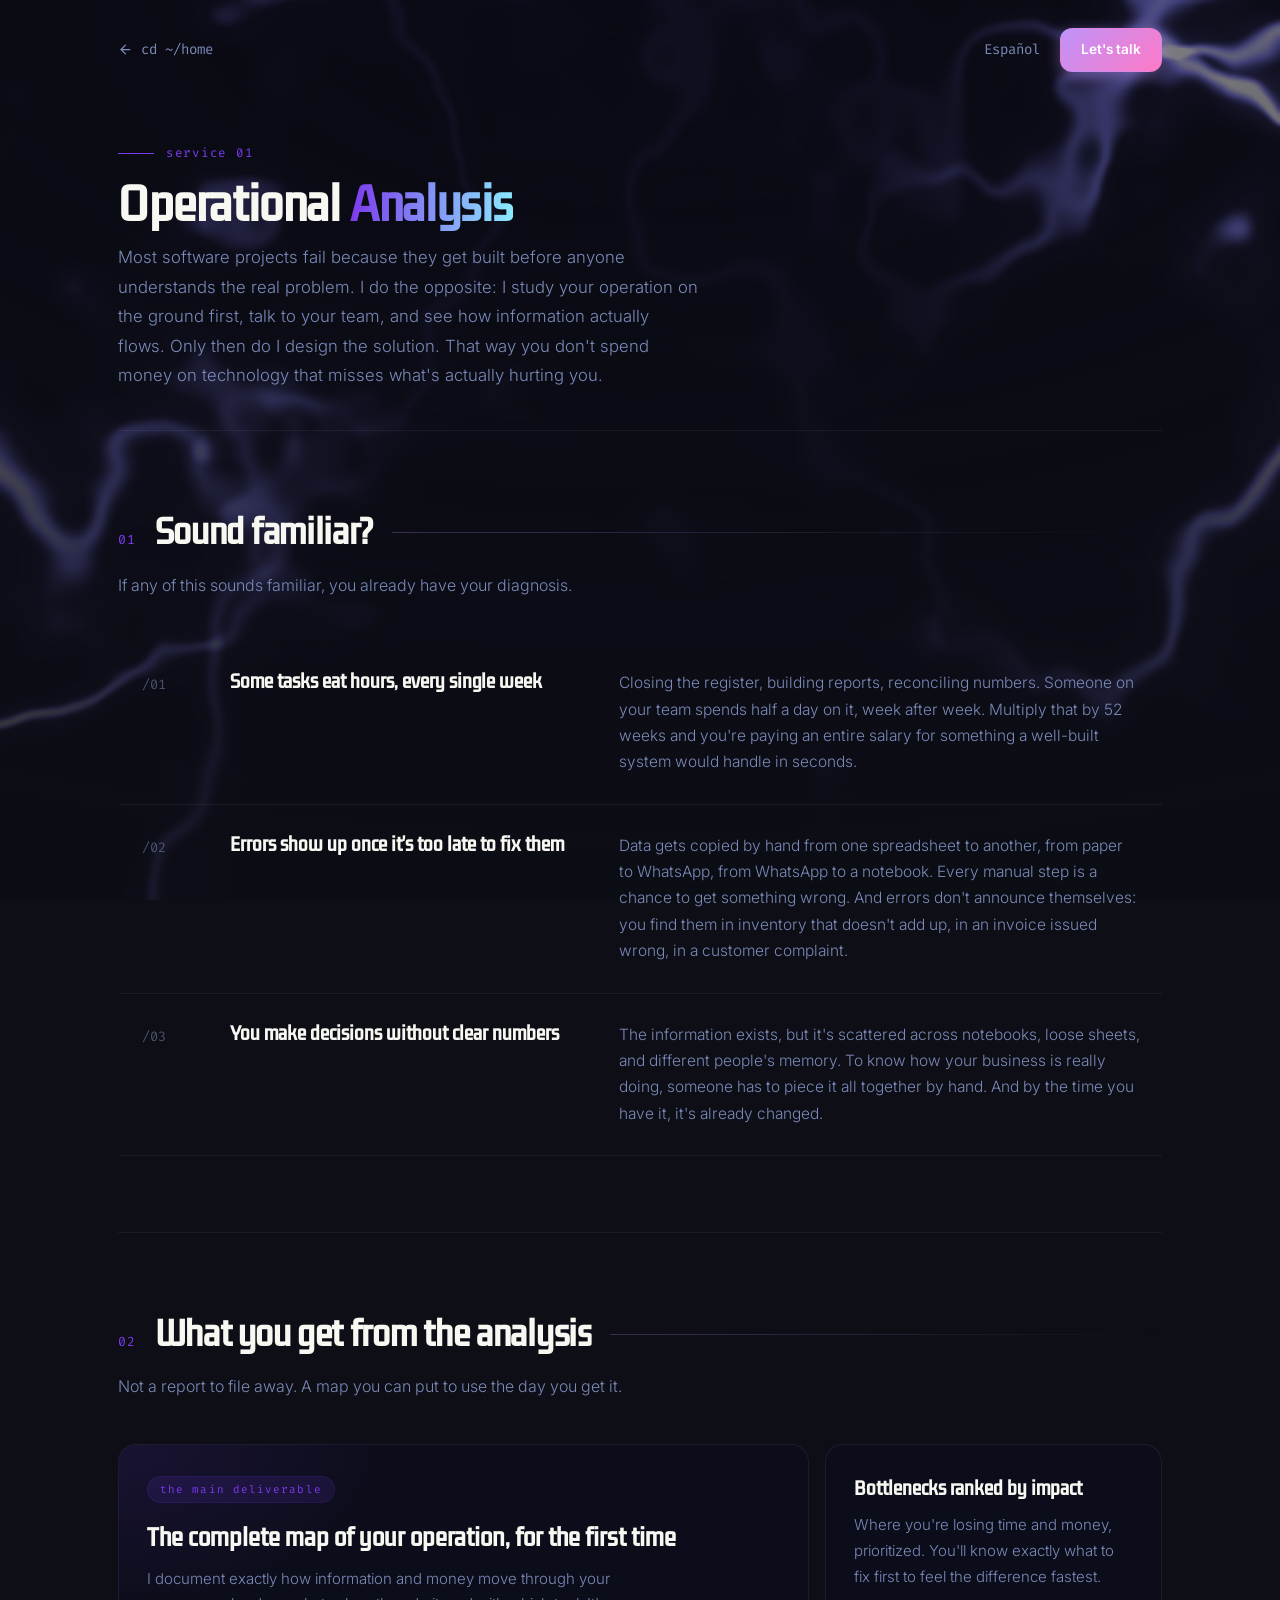
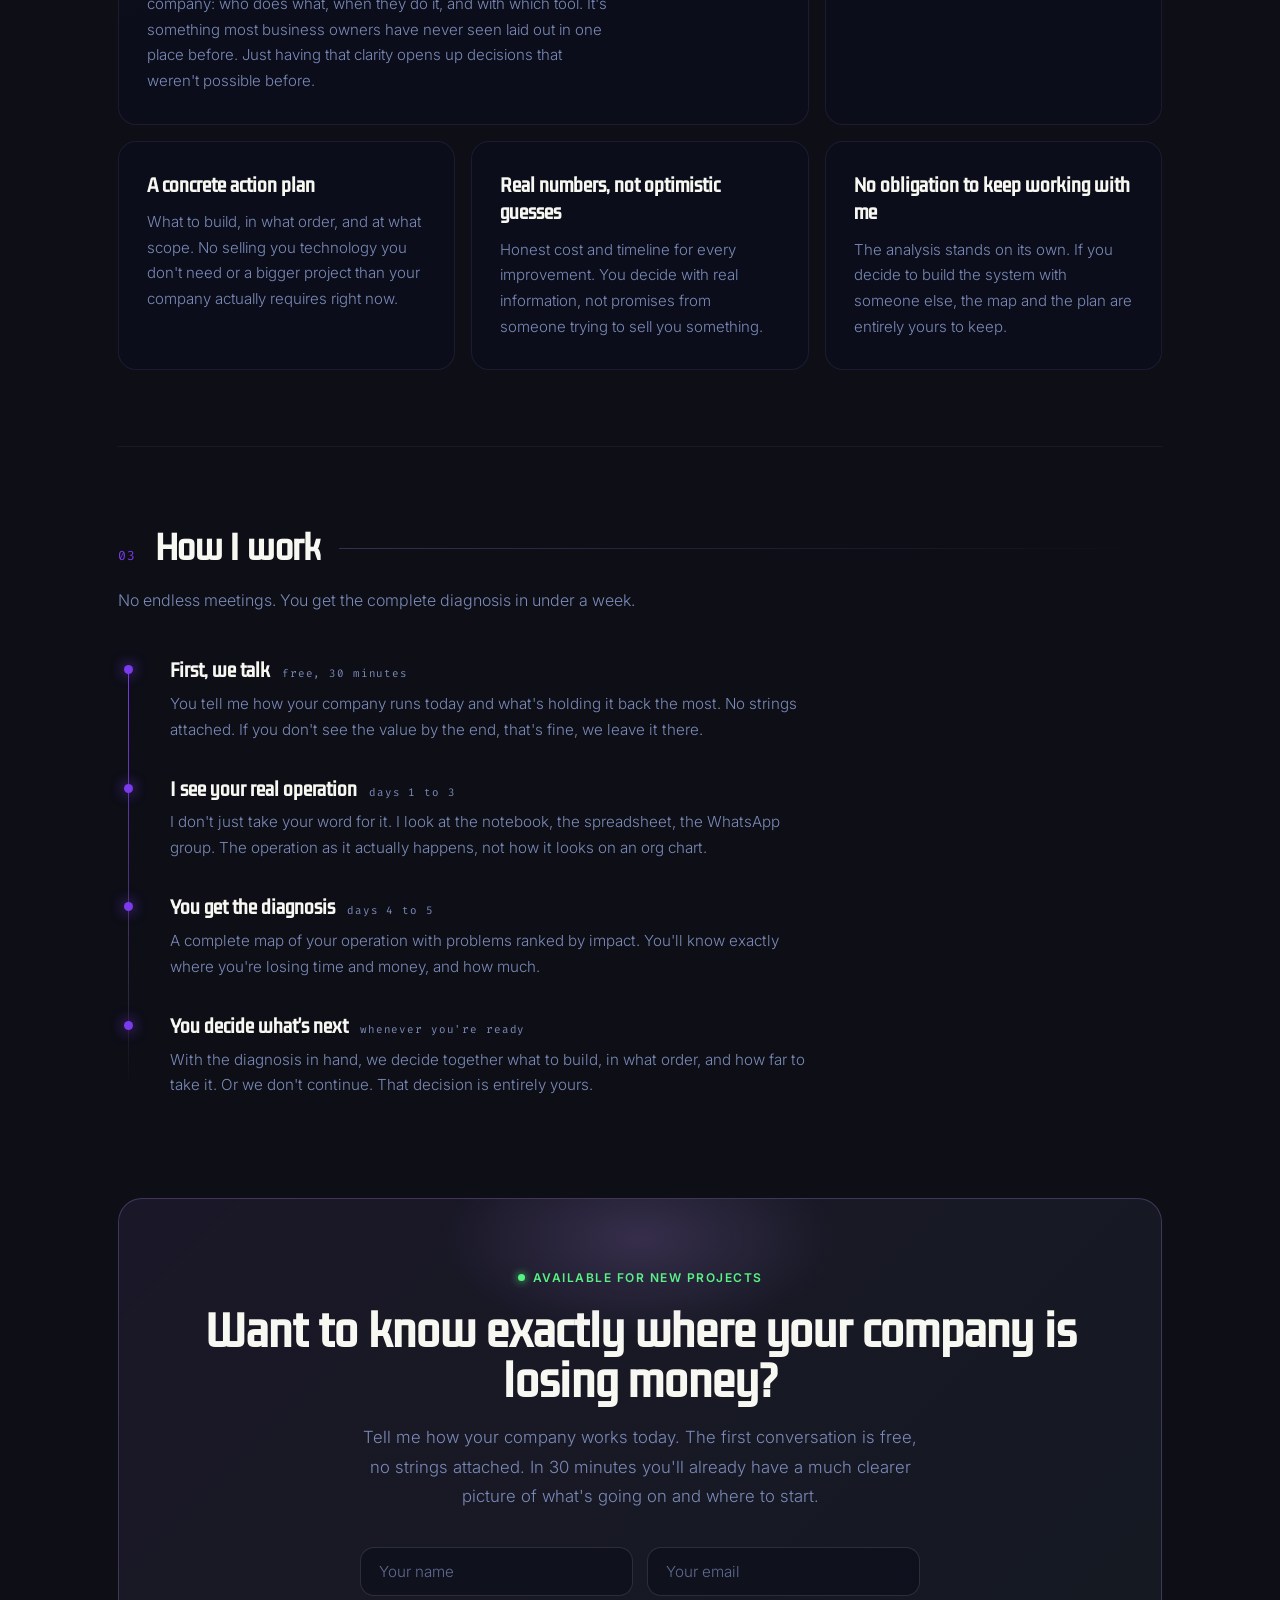
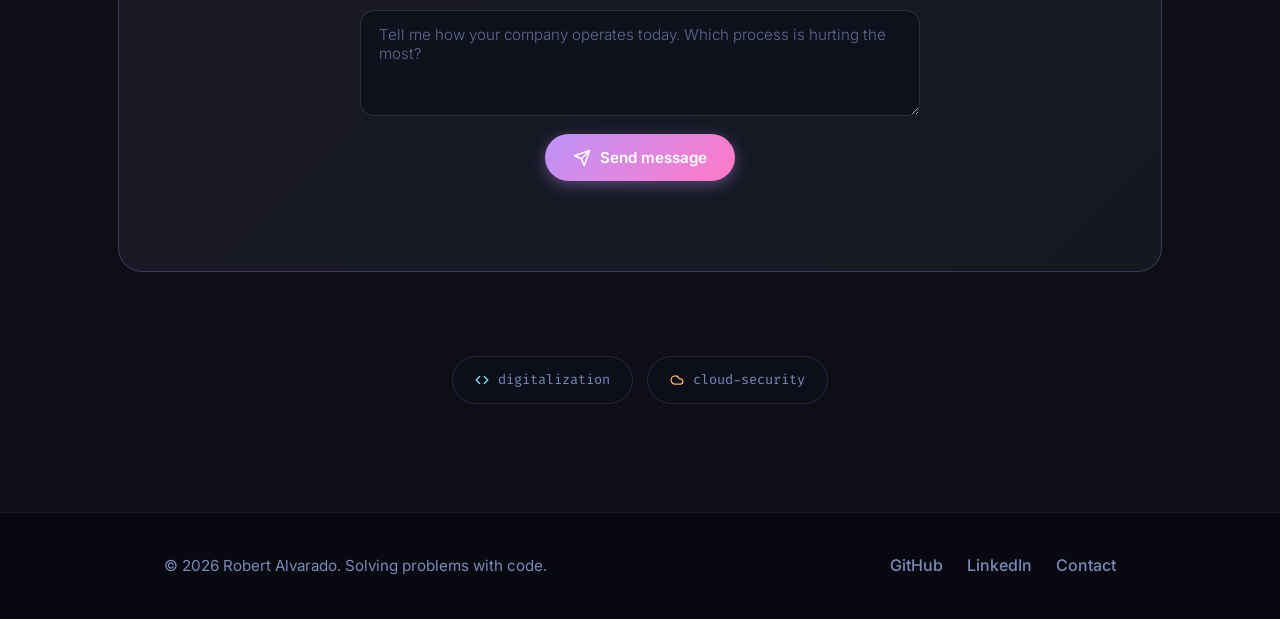
<file: en/services/operational-analysis.html>
<!DOCTYPE html>
<html lang="en">

<head>
  <meta charset="UTF-8" />
  <meta name="viewport" content="width=device-width, initial-scale=1" />
  <title>Operational Analysis | Robert Alvarado</title>
  <meta name="description"
    content="Before writing a line of code, I study how your company actually operates. I find bottlenecks, repetitive tasks, and time leaks so you invest in the right system." />
  <meta name="author" content="Robert Alvarado" />
  <meta name="theme-color" content="#0d0e16" />
  <link rel="canonical" href="https://robertalvarado.net/en/services/operational-analysis.html" />
  <link rel="alternate" hreflang="es" href="https://robertalvarado.net/servicios/analisis-operativo.html" />
  <link rel="alternate" hreflang="en" href="https://robertalvarado.net/en/services/operational-analysis.html" />
  <link rel="alternate" hreflang="x-default" href="https://robertalvarado.net/servicios/analisis-operativo.html" />

  <meta property="og:type" content="website" />
  <meta property="og:title" content="Operational Analysis | Robert Alvarado" />
  <meta property="og:description"
    content="I find bottlenecks, repetitive tasks, and time leaks in your operation so you invest in the right system." />
  <meta property="og:url" content="https://robertalvarado.net/en/services/operational-analysis.html" />
  <meta property="og:image" content="https://robertalvarado.net/src/img/mi-foto.webp" />
  <meta property="og:locale" content="en_US" />
  <meta property="og:locale:alternate" content="es_ES" />
  <meta name="twitter:card" content="summary" />
  <meta name="twitter:image" content="https://robertalvarado.net/src/img/mi-foto.webp" />

  <link rel="icon" type="image/png" href="../../src/img/favicon-48.png" />
  <link rel="preconnect" href="https://fonts.googleapis.com">
  <link rel="preconnect" href="https://fonts.gstatic.com" crossorigin>
  <link
    href="https://fonts.googleapis.com/css2?family=Inter:wght@300;400;500;600;700&family=Kdam+Thmor+Pro&family=Fira+Code:wght@400;500&display=swap"
    rel="stylesheet">
  <link rel="stylesheet" href="../../src/css/style.css">
</head>

<body class="svc-page" style="--svc-accent: #7c3aed; --svc-accent-soft: rgba(124, 58, 237, 0.12);">
  <div id="page">
  <div class="svc-container">

    <div class="svc-nav">
      <a href="../index.html#what-i-do">
        <svg xmlns="http://www.w3.org/2000/svg" width="15" height="15" viewBox="0 0 24 24" fill="none"
          stroke="currentColor" stroke-width="2" stroke-linecap="round" stroke-linejoin="round">
          <path d="m12 19-7-7 7-7" /><path d="M19 12H5" />
        </svg>
        cd ~/home
      </a>
      <div class="svc-nav-actions">
        <a href="../../servicios/analisis-operativo.html">Español</a>
        <a href="../index.html#contact" class="btn primary" style="font-size: 0.85rem; padding: 10px 20px;">Let's talk</a>
      </div>
    </div>

    <section class="svc-hero reveal active">
      <span class="svc-kicker">service 01</span>
      <h1>Operational <span class="accent">Analysis</span></h1>
      <p class="svc-lead">
        Most software projects fail because they get built before anyone understands the real problem. I do the
        opposite: I study your operation on the ground first, talk to your team, and see how information actually
        flows. Only then do I design the solution. That way you don't spend money on technology that misses what's
        actually hurting you.
      </p>
    </section>

    <section class="svc-sec reveal">
      <div class="svc-sec-head">
        <span class="svc-sec-num">01</span>
        <h2>Sound familiar?</h2>
      </div>
      <p class="svc-sec-sub">If any of this sounds familiar, you already have your diagnosis.</p>

      <div class="svc-pain reveal">
        <span class="svc-pain-idx">/01</span>
        <h3>Some tasks eat hours, every single week</h3>
        <p>Closing the register, building reports, reconciling numbers. Someone on your team spends half a day on
          it, week after week. Multiply that by 52 weeks and you're paying an entire salary for something a
          well-built system would handle in seconds.</p>
      </div>
      <div class="svc-pain reveal">
        <span class="svc-pain-idx">/02</span>
        <h3>Errors show up once it's too late to fix them</h3>
        <p>Data gets copied by hand from one spreadsheet to another, from paper to WhatsApp, from WhatsApp to a
          notebook. Every manual step is a chance to get something wrong. And errors don't announce themselves:
          you find them in inventory that doesn't add up, in an invoice issued wrong, in a customer complaint.</p>
      </div>
      <div class="svc-pain reveal">
        <span class="svc-pain-idx">/03</span>
        <h3>You make decisions without clear numbers</h3>
        <p>The information exists, but it's scattered across notebooks, loose sheets, and different people's
          memory. To know how your business is really doing, someone has to piece it all together by hand. And by
          the time you have it, it's already changed.</p>
      </div>
    </section>

    <section class="svc-sec reveal">
      <div class="svc-sec-head">
        <span class="svc-sec-num">02</span>
        <h2>What you get from the analysis</h2>
      </div>
      <p class="svc-sec-sub">Not a report to file away. A map you can put to use the day you get it.</p>

      <div class="svc-bento">
        <article class="b-lg reveal">
          <span class="b-tag">the main deliverable</span>
          <h3>The complete map of your operation, for the first time</h3>
          <p>I document exactly how information and money move through your company: who does what, when they do
            it, and with which tool. It's something most business owners have never seen laid out in one place
            before. Just having that clarity opens up decisions that weren't possible before.</p>
        </article>
        <article class="b-md reveal">
          <h3>Bottlenecks ranked by impact</h3>
          <p>Where you're losing time and money, prioritized. You'll know exactly what to fix first to feel the
            difference fastest.</p>
        </article>
        <article class="b-md reveal">
          <h3>A concrete action plan</h3>
          <p>What to build, in what order, and at what scope. No selling you technology you don't need or a bigger
            project than your company actually requires right now.</p>
        </article>
        <article class="b-md reveal">
          <h3>Real numbers, not optimistic guesses</h3>
          <p>Honest cost and timeline for every improvement. You decide with real information, not promises from
            someone trying to sell you something.</p>
        </article>
        <article class="b-md reveal">
          <h3>No obligation to keep working with me</h3>
          <p>The analysis stands on its own. If you decide to build the system with someone else, the map and the
            plan are entirely yours to keep.</p>
        </article>
      </div>
    </section>

    <section class="svc-sec reveal">
      <div class="svc-sec-head">
        <span class="svc-sec-num">03</span>
        <h2>How I work</h2>
      </div>
      <p class="svc-sec-sub">No endless meetings. You get the complete diagnosis in under a week.</p>

      <div class="svc-flow">
        <div class="svc-flow-fill" aria-hidden="true"></div>
        <div class="svc-flow-item reveal">
          <h3>First, we talk <span class="svc-flow-tag">free, 30 minutes</span></h3>
          <p>You tell me how your company runs today and what's holding it back the most. No strings attached. If
            you don't see the value by the end, that's fine, we leave it there.</p>
        </div>
        <div class="svc-flow-item reveal">
          <h3>I see your real operation <span class="svc-flow-tag">days 1 to 3</span></h3>
          <p>I don't just take your word for it. I look at the notebook, the spreadsheet, the WhatsApp group. The
            operation as it actually happens, not how it looks on an org chart.</p>
        </div>
        <div class="svc-flow-item reveal">
          <h3>You get the diagnosis <span class="svc-flow-tag">days 4 to 5</span></h3>
          <p>A complete map of your operation with problems ranked by impact. You'll know exactly where you're
            losing time and money, and how much.</p>
        </div>
        <div class="svc-flow-item reveal">
          <h3>You decide what's next <span class="svc-flow-tag">whenever you're ready</span></h3>
          <p>With the diagnosis in hand, we decide together what to build, in what order, and how far to take it.
            Or we don't continue. That decision is entirely yours.</p>
        </div>
      </div>
    </section>

    <section id="contact" class="svc-sec reveal" style="border-top: none; padding-top: 24px;">
      <div class="cta-card">
        <span class="cta-badge">Available for new projects</span>
        <h2 class="cta-title">Want to know exactly where your company is losing money?</h2>
        <p class="cta-desc">Tell me how your company works today. The first conversation is free, no strings
          attached. In 30 minutes you'll already have a much clearer picture of what's going on and where to
          start.</p>
        <form class="cta-form" id="cta-form" action="https://formsubmit.co/ajax/dev.robertalvarado@gmail.com" method="POST">
          <input type="hidden" name="_subject" value="New contact from robertalvarado.net (EN)" />
          <input type="hidden" name="_captcha" value="false" />
          <input type="text" name="_honey" tabindex="-1" autocomplete="off" style="display:none" aria-hidden="true" />
          <div class="cta-form-row">
            <input type="text" name="name" placeholder="Your name" required autocomplete="name" />
            <input type="email" name="email" placeholder="Your email" required autocomplete="email" />
          </div>
          <textarea name="message" rows="4"
            placeholder="Tell me how your company operates today. Which process is hurting the most?"
            required></textarea>
          <button type="submit" class="btn primary cta-btn cta-form-submit" id="cta-submit">
            <svg xmlns="http://www.w3.org/2000/svg" width="18" height="18" viewBox="0 0 24 24" fill="none"
              stroke="currentColor" stroke-width="2" stroke-linecap="round" stroke-linejoin="round">
              <path d="m22 2-7 20-4-9-9-4Z" />
              <path d="M22 2 11 13" />
            </svg>
            Send message
          </button>
        </form>
        <p class="cta-error" id="cta-error" role="alert" hidden>
          Something went wrong sending the message. Email me directly at
          <a href="mailto:dev.robertalvarado@gmail.com">dev.robertalvarado@gmail.com</a>.
        </p>
        <p class="cta-success" id="cta-success" aria-live="polite" hidden>
          <svg xmlns="http://www.w3.org/2000/svg" width="18" height="18" viewBox="0 0 24 24" fill="none" stroke="currentColor" stroke-width="2" stroke-linecap="round" stroke-linejoin="round"><polyline points="20 6 9 17 4 12"/></svg>
          Message received. I'll get back to you soon.
        </p>
      </div>
    </section>

    <div class="svc-others reveal">
      <a class="svc-other-link" href="digitalization.html" data-flash-nav>
        <svg xmlns="http://www.w3.org/2000/svg" width="14" height="14" viewBox="0 0 24 24" fill="none"
          stroke="var(--cyan)" stroke-width="2" stroke-linecap="round" stroke-linejoin="round">
          <polyline points="16 18 22 12 16 6" /><polyline points="8 6 2 12 8 18" />
        </svg>
        digitalization
      </a>
      <a class="svc-other-link" href="cloud-security.html" data-flash-nav>
        <svg xmlns="http://www.w3.org/2000/svg" width="14" height="14" viewBox="0 0 24 24" fill="none"
          stroke="var(--orange)" stroke-width="2" stroke-linecap="round" stroke-linejoin="round">
          <path d="M17.5 19H9a7 7 0 1 1 6.71-9h1.79a4.5 4.5 0 1 1 0 9Z" />
        </svg>
        cloud-security
      </a>
    </div>
  </div>

  <footer>
    <div class="container footer-content">
      <div class="footer-left">
        © <span id="y">2026</span> Robert Alvarado. Solving problems with code.
      </div>
      <div class="social-links">
        <a href="https://github.com/treborrr" target="_blank" rel="noopener noreferrer">GitHub</a>
        <a href="https://www.linkedin.com/in/robert-alvarado-valle/" target="_blank"
          rel="noopener noreferrer">LinkedIn</a>
        <a href="mailto:dev.robertalvarado@gmail.com">Contact</a>
      </div>
    </div>
  </footer>

  <a href="#contact" class="svc-fab" aria-label="Go to the contact form">
    <svg xmlns="http://www.w3.org/2000/svg" width="16" height="16" viewBox="0 0 24 24" fill="none"
      stroke="currentColor" stroke-width="2" stroke-linecap="round" stroke-linejoin="round">
      <path d="m22 2-7 20-4-9-9-4Z" /><path d="M22 2 11 13" />
    </svg>
    <span class="svc-fab-text">Let's talk</span>
  </a>
  </div>
  <script src="../../src/js/main.js" defer></script>
  <script type="module" src="../../src/js/aurora.js"></script>
</body>

</html>
</file>
<file: src/css/style.css>
:root {
  /* Dracula palette — accent colors unchanged */
  --bg: #0d0e16;
  --surface: #181929;
  --surface-transparent: rgba(16, 18, 40, 0.68);
  --fg: #f8f8f2;
  --muted: #7b8ab8;
  --cyan: #8be9fd;
  --green: #50fa7b;
  --orange: #ffb86c;
  --pink: #ff79c6;
  --purple: #bd93f9;
  --red: #ff5555;
  --yellow: #f1fa8c;

  --radius: 16px;
  --transition: all 0.3s cubic-bezier(0.4, 0, 0.2, 1);

  /* Lente único del sitio: una sola familia de curvas.
     --ease-cine llega rápido y asienta largo (montaje invisible);
     --ease-swift para micro-interacciones. */
  --ease-cine: cubic-bezier(0.22, 1, 0.36, 1);
  --ease-swift: cubic-bezier(0.4, 0, 0.2, 1);
}

* {
  box-sizing: border-box;
  margin: 0;
  padding: 0;
}

html {
  scroll-behavior: smooth;
}

/* Con el steadicam activo (main.js), el smooth CSS pelearía con las
   escrituras por frame del motor → jitter. El motor pone esta clase. */
html.has-steadicam {
  scroll-behavior: auto;
}

body {
  background-color: var(--bg);
  color: var(--fg);
  font-family: 'Inter', sans-serif;
  line-height: 1.6;
  -webkit-font-smoothing: antialiased;
}

/* Typography */
h1, h2, h3, .logo-font {
  font-family: 'Kdam Thmor Pro', sans-serif;
}

.container {
  max-width: 1000px;
  margin: 0 auto;
  padding: 0 24px;
}

/* Navbar */
nav {
  padding: 32px 0;
  display: flex;
  justify-content: flex-end;
}

nav a {
  color: var(--fg);
  text-decoration: none;
  font-weight: 500;
  margin-left: 32px;
  transition: var(--transition);
  font-size: 0.95rem;
}

nav a:hover {
  color: var(--cyan);
}

.nav-icon { display: none; }

nav a.nav-active {
  color: var(--fg);
  position: relative;
}

nav a.nav-active::after {
  content: '';
  position: absolute;
  bottom: -4px;
  left: 0;
  right: 0;
  height: 2px;
  border-radius: 2px;
  background: linear-gradient(90deg, var(--cyan), var(--purple));
}

/* ---- Mobile dock — bottom floating pill ---- */
@media (max-width: 768px) {
  nav {
    position: fixed;
    bottom: 24px;
    left: 50%;
    transform: translateX(-50%);
    z-index: 1000;
    padding: 0;
    background: rgba(16, 18, 40, 0.75);
    backdrop-filter: blur(18px);
    -webkit-backdrop-filter: blur(18px);
    border: 1px solid rgba(255, 255, 255, 0.1);
    border-radius: 100px;
    box-shadow: 0 8px 32px rgba(0, 0, 0, 0.55), 0 0 0 1px rgba(255, 255, 255, 0.05) inset;
    display: flex;
    gap: 0;
    width: max-content;
    max-width: calc(100vw - 32px);
  }

  nav a {
    margin-left: 0;
    padding: 12px 18px;
    font-size: 0.72rem;
    border-radius: 100px;
    display: flex;
    flex-direction: column;
    align-items: center;
    gap: 4px;
  }

  .nav-label { display: none; }
  .nav-icon { display: block; }

  nav a.nav-active {
    color: var(--fg);
    background: rgba(189, 147, 249, 0.18);
  }

  .hero {
    padding-bottom: 120px;
  }

  /* Give every section room above the dock */
  section {
    padding-bottom: 120px;
  }
}

/* Hero Section */
.hero {
  min-height: 80vh;
  display: flex;
  flex-direction: column;
  justify-content: center;
  padding-bottom: 64px;
}

.hero-content {
  display: flex;
  align-items: center;
  gap: 48px;
}

@media (max-width: 768px) {
  .hero-content {
    flex-direction: column-reverse;
    text-align: center;
    gap: 24px;
  }

  .profile-container {
    margin: 0 auto;
  }
}

.hero-text {
  flex: 1;
}

.title {
  font-size: clamp(3rem, 8vw, 5rem);
  line-height: 1.1;
  margin-bottom: 24px;
  letter-spacing: -1px;
}

.title .dot {
  color: var(--muted);
}

.title .ext {
  color: var(--green);
}

.cursor {
  display: inline-block;
  width: 0.5ch;
  height: 1em;
  background: currentColor;
  margin-left: 4px;
  vertical-align: middle;
  animation: blink 1s step-end infinite;
}

@keyframes blink {

  0%,
  100% {
    opacity: 1;
  }

  50% {
    opacity: 0;
  }
}

.description {
  font-size: 1.15rem;
  color: var(--fg);
  opacity: 0.9;
  max-width: 600px;
  margin-bottom: 40px;
  line-height: 1.8;
  font-weight: 300;
}

@media (max-width: 768px) {
  .description {
    margin-left: auto;
    margin-right: auto;
  }
}

.profile-container {
  position: relative;
  perspective: 1000px;
}

/* Holographic Variables */
:root {
  --pointer-x: 50%;
  --pointer-y: 50%;
  --pointer-from-center: 0;
  --pointer-from-top: 0.5;
  --pointer-from-left: 0.5;
  --card-opacity: 0;
  --rotate-x: 0deg;
  --rotate-y: 0deg;
  --background-x: 50%;
  --background-y: 50%;
  --sunpillar-1: hsl(2, 100%, 73%);
  --sunpillar-2: hsl(53, 100%, 69%);
  --sunpillar-3: hsl(93, 100%, 69%);
  --sunpillar-4: hsl(176, 100%, 76%);
  --sunpillar-5: hsl(228, 100%, 74%);
  --sunpillar-6: hsl(283, 100%, 73%);
  --sunpillar-clr-1: var(--sunpillar-1);
  --sunpillar-clr-2: var(--sunpillar-2);
  --sunpillar-clr-3: var(--sunpillar-3);
  --sunpillar-clr-4: var(--sunpillar-4);
  --sunpillar-clr-5: var(--sunpillar-5);
  --sunpillar-clr-6: var(--sunpillar-6);
  --card-radius: 30px;
}

.holo-wrapper, .pc-card {
  width: min(380px, calc(100vw - 48px));
  height: auto;
  aspect-ratio: 0.718;
  border-radius: var(--card-radius);
  position: relative;
  background-blend-mode: color-dodge, normal, normal, normal;
  animation: glow-bg 12s linear infinite;
  box-shadow: rgba(0, 0, 0, 0.8) calc((var(--pointer-from-left) * 10px) - 3px) calc((var(--pointer-from-top) * 20px) - 6px) 20px -5px;
  transition: transform 1s ease;
  transform: translate3d(0, 0, 0.1px) rotateX(var(--rotate-y)) rotateY(var(--rotate-x));
  background-size: 100% 100%;
  background-position: 0 0, 0 0, 50% 50%, 0 0;
  background-image:
    radial-gradient(farthest-side circle at var(--pointer-x) var(--pointer-y),
      hsla(266, 100%, 90%, var(--card-opacity)) 4%,
      hsla(266, 50%, 80%, calc(var(--card-opacity) * 0.75)) 10%,
      hsla(266, 25%, 70%, calc(var(--card-opacity) * 0.5)) 50%,
      hsla(266, 0%, 60%, 0) 100%),
    radial-gradient(35% 52% at 55% 20%, rgba(87, 85, 254, 0.5) 0%, rgba(87, 85, 254, 0) 100%),
    radial-gradient(100% 100% at 50% 50%, rgba(139, 233, 253, 0.65) 1%, rgba(139, 233, 253, 0) 76%),
    conic-gradient(from 124deg at 50% 50%,
      #5755fe 0%,
      #8be9fd 45%,
      #bd93f9 70%,
      #5755fe 100%);
  overflow: hidden;
  z-index: 2;
}

.pc-card:hover, .pc-card.active {
  transition: none;
}

/* Rim glass — the rainbow ring stays dimmed to a glass edge at rest and
   only blooms to full color on hover/touch. */
.holo-wrapper::before {
  content: '';
  position: absolute;
  inset: 0;
  border-radius: inherit;
  background: var(--surface-transparent);
  transition: opacity 0.6s ease;
  pointer-events: none;
}

.pc-card:hover::before, .pc-card.active::before {
  opacity: 0;
}

.pc-card * {
  display: grid;
  grid-area: 1/-1;
  border-radius: var(--card-radius);
  transform: translate3d(0, 0, 0.1px);
  pointer-events: none;
}

.pc-contact-btn { pointer-events: auto; }

.pc-inside {
  inset: 1px;
  position: absolute;
  background-image: linear-gradient(145deg, #60496e8c 0%, #71C4FF44 100%);
  background-color: rgba(0, 0, 0, 0.9);
  transform: translate3d(0, 0, 0.01px);
}

.pc-shine {
  mask-image: none;
  transition: filter 0.6s ease;
  filter: brightness(0.66) contrast(1.33) saturate(0.33) opacity(0.5);
  animation: holo-bg 18s linear infinite;
  mix-blend-mode: color-dodge;
}

.pc-shine, .pc-shine::after {
  --space: 5%;
  --angle: -45deg;
  transform: translate3d(0, 0, 1px);
  overflow: hidden;
  z-index: 3;
  background: transparent;
  background-size: cover;
  background-position: center;
  background-image: repeating-linear-gradient(0deg, var(--sunpillar-clr-1) calc(var(--space) * 1), var(--sunpillar-clr-2) calc(var(--space) * 2), var(--sunpillar-clr-3) calc(var(--space) * 3), var(--sunpillar-clr-4) calc(var(--space) * 4), var(--sunpillar-clr-5) calc(var(--space) * 5), var(--sunpillar-clr-6) calc(var(--space) * 6), var(--sunpillar-clr-1) calc(var(--space) * 7)), repeating-linear-gradient(var(--angle), #0e152e 0%, hsl(180, 10%, 60%) 3.8%, hsl(180, 29%, 66%) 4.5%, hsl(180, 10%, 60%) 5.2%, #0e152e 10%, #0e152e 12%), radial-gradient(farthest-corner circle at var(--pointer-x) var(--pointer-y), hsla(0, 0%, 0%, 0.1) 12%, hsla(0, 0%, 0%, 0.15) 20%, hsla(0, 0%, 0%, 0.25) 120%);
  background-position: 0 var(--background-y), var(--background-x) var(--background-y), center;
  background-blend-mode: color, hard-light;
  background-size: 500% 500%, 300% 300%, 200% 200%;
  background-repeat: repeat;
}

.pc-shine::before, .pc-shine::after {
  content: '';
  background-position: center;
  background-size: cover;
  grid-area: 1/1;
  opacity: 0;
}

.pc-card:hover .pc-shine, .pc-card.active .pc-shine {
  filter: brightness(0.85) contrast(1.5) saturate(0.5);
  animation: none;
}

.pc-card:hover .pc-shine::before, .pc-card.active .pc-shine::before, .pc-card:hover .pc-shine::after, .pc-card.active .pc-shine::after {
  opacity: 1;
}

.pc-shine::before {
  background-image: linear-gradient(45deg, var(--sunpillar-4), var(--sunpillar-5), var(--sunpillar-6), var(--sunpillar-1), var(--sunpillar-2), var(--sunpillar-3)), radial-gradient(circle at var(--pointer-x) var(--pointer-y), hsl(0, 0%, 70%) 0%, hsla(0, 0%, 30%, 0.2) 90%), none;
  background-size: 250% 250%, 100% 100%, 220px 220px;
  background-position: var(--pointer-x) var(--pointer-y), center, calc(var(--pointer-x) * 0.01) calc(var(--pointer-y) * 0.01);
  background-blend-mode: color-dodge;
  filter: brightness(calc(2 - var(--pointer-from-center))) contrast(calc(var(--pointer-from-center) + 2)) saturate(calc(0.5 + var(--pointer-from-center)));
  mix-blend-mode: luminosity;
}

.pc-shine::after {
  background-position: 0 var(--background-y), calc(var(--background-x) * 0.4) calc(var(--background-y) * 0.5), center;
  background-size: 200% 300%, 700% 700%, 100% 100%;
  mix-blend-mode: difference;
  filter: brightness(0.8) contrast(1.5);
}

.pc-glare {
  transform: translate3d(0, 0, 1.1px);
  overflow: hidden;
  background-image: radial-gradient(farthest-corner circle at var(--pointer-x) var(--pointer-y), hsl(248, 25%, 80%) 12%, hsla(207, 40%, 30%, 0.8) 90%);
  mix-blend-mode: overlay;
  filter: brightness(0.8) contrast(1.2);
  z-index: 4;
}

.pc-avatar-content {
  mix-blend-mode: screen;
  overflow: hidden;
}

.pc-avatar-content .avatar {
  width: 85%;
  height: 75%;
  object-fit: contain;
  object-position: bottom;
  position: absolute;
  left: 50%;
  transform: translateX(-50%);
  bottom: 5px;
  opacity: calc(1.75 - var(--pointer-from-center));
}

.pc-avatar-content::before {
  content: "";
  position: absolute;
  inset: 0;
  z-index: 1;
  backdrop-filter: blur(30px);
  mask-image: linear-gradient(to bottom,
      rgba(0, 0, 0, 0) 0%,
      rgba(0, 0, 0, 0) 60%,
      rgba(0, 0, 0, 1) 90%,
      rgba(0, 0, 0, 1) 100%);
  -webkit-mask-image: linear-gradient(to bottom,
      rgba(0, 0, 0, 0) 0%,
      rgba(0, 0, 0, 0) 60%,
      rgba(0, 0, 0, 1) 90%,
      rgba(0, 0, 0, 1) 100%);
  pointer-events: none;
}

.pc-user-info {
  position: absolute;
  bottom: 20px;
  left: 20px;
  right: 20px;
  z-index: 2;
  display: flex;
  align-items: center;
  justify-content: space-between;
  background: rgba(40, 42, 54, 0.4);
  backdrop-filter: blur(30px);
  border: 1px solid rgba(255, 255, 255, 0.1);
  border-radius: 15px;
  padding: 12px 14px;
  pointer-events: auto;
}

.pc-user-details {
  display: flex;
  align-items: center;
  gap: 12px;
}

.pc-mini-avatar {
  width: 48px;
  height: 48px;
  border-radius: 50%;
  overflow: hidden;
  border: 1px solid rgba(255, 255, 255, 0.1);
  flex-shrink: 0;
}

.pc-mini-avatar img {
  width: 100%;
  height: 100%;
  object-fit: cover;
  border-radius: 50%;
}

.pc-user-text {
  display: flex;
  align-items: flex-start;
  flex-direction: column;
  gap: 6px;
}

.pc-handle {
  font-size: 14px;
  font-weight: 500;
  color: rgba(255, 255, 255, 0.9);
  line-height: 1;
}

.pc-status {
  font-size: 14px;
  color: rgba(255, 255, 255, 0.7);
  line-height: 1;
}

.pc-contact-btn {
  position: relative;
  overflow: hidden;
  border-radius: 8px;
  padding: 8px 16px;
  font-size: 14px;
  font-weight: 600;
  color: rgba(255, 255, 255, 0.95);
  cursor: pointer;
  text-decoration: none;
  isolation: isolate;
  /* Breathing border via box-shadow animation */
  border: 1px solid rgba(189, 147, 249, 0.45);
  background: rgba(189, 147, 249, 0.12);
  backdrop-filter: blur(10px);
  animation: btn-breathe 3.2s ease-in-out infinite;
  transition: transform 0.2s ease, filter 0.2s ease;
}

/* Outer glow — pulses on a slightly offset timing */
.pc-contact-btn::before {
  content: '';
  position: absolute;
  inset: -3px;
  border-radius: 11px;
  background: transparent;
  box-shadow: 0 0 14px 3px rgba(189, 147, 249, 0.35);
  animation: btn-glow 3.2s ease-in-out infinite;
  pointer-events: none;
  z-index: -1;
}

/* Shimmer sweep — light beam crossing left to right */
.pc-contact-btn::after {
  content: '';
  position: absolute;
  top: 0;
  left: -120%;
  width: 60%;
  height: 100%;
  background: linear-gradient(
    105deg,
    transparent 20%,
    rgba(255, 255, 255, 0.38) 50%,
    transparent 80%
  );
  animation: btn-shimmer 3.2s ease-in-out infinite;
  pointer-events: none;
  border-radius: inherit;
}

@keyframes btn-breathe {
  0%, 100% {
    border-color: rgba(189, 147, 249, 0.35);
    background: rgba(189, 147, 249, 0.10);
  }
  50% {
    border-color: rgba(189, 147, 249, 0.75);
    background: rgba(189, 147, 249, 0.22);
  }
}

@keyframes btn-glow {
  0%, 100% { box-shadow: 0 0 10px 2px rgba(189, 147, 249, 0.2); }
  50%       { box-shadow: 0 0 22px 6px rgba(189, 147, 249, 0.55); }
}

@keyframes btn-shimmer {
  0%        { left: -120%; opacity: 0; }
  15%       { opacity: 1; }
  55%       { left: 130%;  opacity: 0; }
  100%      { left: 130%;  opacity: 0; }
}

.pc-contact-btn:hover {
  transform: translateY(-1px) scale(1.03);
  filter: brightness(1.15);
}

.pc-content {
  max-height: 100%;
  overflow: hidden;
  text-align: center;
  position: relative;
  transform: translate3d(calc(var(--pointer-from-left) * -6px + 3px), calc(var(--pointer-from-top) * -6px + 3px), 0.1px) !important;
  z-index: 5;
  mix-blend-mode: luminosity;
}

.pc-details {
  width: 100%;
  position: absolute;
  top: 3em;
  display: flex;
  flex-direction: column;
}

.pc-details h3 {
  font-weight: 600;
  margin: 0;
  font-size: min(5svh, 2em);
  /* Adjusted size to fit earlier UI */
  background-image: linear-gradient(to bottom, #fff, #6f6fbe);
  background-size: 1em 1.5em;
  -webkit-text-fill-color: transparent;
  background-clip: text;
  -webkit-background-clip: text;
}

.pc-details p {
  font-weight: 600;
  position: relative;
  top: -2px;
  /* Adjusted alignment */
  white-space: nowrap;
  font-size: 16px;
  margin: 0 auto;
  width: min-content;
  background-image: linear-gradient(to bottom, #fff, #4a4ac0);
  background-size: 1em 1.5em;
  -webkit-text-fill-color: transparent;
  background-clip: text;
  -webkit-background-clip: text;
}

@keyframes glow-bg {
  0%   { --bgrotate: 0deg; }
  100% { --bgrotate: 360deg; }
}

@keyframes constellation-pulse {
  0%, 100% { filter: drop-shadow(0 0 14px rgba(80, 250, 123, 0.55))  drop-shadow(0 0 30px rgba(80, 250, 123, 0.2)); }
  50%       { filter: drop-shadow(0 0 14px rgba(139, 233, 253, 0.55)) drop-shadow(0 0 30px rgba(139, 233, 253, 0.2)); }
}

@keyframes holo-bg {
  0% {
    background-position: 0 var(--background-y), 0 0, center;
  }

  100% {
    background-position: 0 var(--background-y), 90% 90%, center;
  }
}

@keyframes pulseGlow {
  0% {
    background-position: center, 0% 50%;
    opacity: 0.3;
    transform: translate(-50%, -50%) scale(0.95);
  }

  50% {
    opacity: 0.6;
    transform: translate(-50%, -50%) scale(1.05);
  }

  100% {
    background-position: center, 100% 50%;
    opacity: 0.3;
    transform: translate(-50%, -50%) scale(0.95);
  }
}

.actions {
  display: flex;
  gap: 16px;
  flex-wrap: wrap;
}

@media (max-width: 768px) {
  .actions {
    justify-content: center;
  }
}

.btn {
  display: inline-flex;
  align-items: center;
  justify-content: center;
  padding: 14px 28px;
  border-radius: 12px;
  font-weight: 600;
  text-decoration: none;
  transition: var(--transition);
  font-size: 1rem;
  cursor: pointer;
  border: 1px solid transparent;
}

.btn.primary {
  background: linear-gradient(135deg, var(--purple) 0%, var(--pink) 100%);
  color: #fff;
  box-shadow: 0 4px 15px rgba(189, 147, 249, 0.4);
}

.btn.primary:hover {
  transform: translateY(-2px);
  box-shadow: 0 8px 25px rgba(189, 147, 249, 0.6);
}

/* Sections */
section {
  padding: 90px 0;
}

.section-header {
  text-align: center;
  margin-bottom: 64px;
}

.section-title {
  font-size: 2.5rem;
  display: inline-block;
  background: linear-gradient(90deg, var(--cyan), var(--green));
  -webkit-background-clip: text;
  background-clip: text;
  -webkit-text-fill-color: transparent;
  margin-bottom: 16px;
}

/* Grid layout for what I do */
.services-grid {
  display: grid;
  grid-template-columns: repeat(auto-fit, minmax(280px, 1fr));
  gap: 24px;
}

@media (max-width: 768px) {
  .services-grid {
    grid-template-columns: 1fr;
    gap: 16px;
  }
}

.glass-card {
  background: rgba(13, 15, 30, 0.72);
  backdrop-filter: blur(20px);
  -webkit-backdrop-filter: blur(20px);
  border: 1px solid rgba(189, 147, 249, 0.08);
  border-radius: var(--radius);
  padding: 40px 32px;
  transition: var(--transition);
  position: relative;
  overflow: hidden;
  display: flex;
  flex-direction: column;
}

.glass-card::before {
  content: '';
  position: absolute;
  top: 0;
  left: 0;
  width: 100%;
  height: 4px;
  background: linear-gradient(90deg, var(--transparent), var(--transparent));
  transition: var(--transition);
}

/* Unique geometric cut in the corner of glass cards */
.glass-card::after {
  content: '';
  position: absolute;
  bottom: 0px;
  right: 0px;
  width: 0;
  height: 0;
  border-style: solid;
  border-width: 0 0 25px 25px;
  border-color: transparent transparent rgba(255, 255, 255, 0.03) transparent;
  transition: var(--transition);
}

.glass-card:hover {
  transform: translateY(-5px);
  box-shadow: 0 20px 40px rgba(0, 0, 0, 0.4), 0 0 30px rgba(189, 147, 249, 0.05);
  border-color: rgba(189, 147, 249, 0.2);
  background: rgba(18, 20, 42, 0.88);
}

.glass-card:hover::after {
  border-color: transparent transparent rgba(189, 147, 249, 0.2) transparent;
}

.glass-card.card-1:hover::before {
  background: linear-gradient(90deg, var(--purple), var(--pink));
}

.glass-card.card-2:hover::before {
  background: linear-gradient(90deg, var(--cyan), var(--green));
}

.glass-card.card-3:hover::before {
  background: linear-gradient(90deg, var(--orange), var(--yellow));
}

.card-icon {
  margin-bottom: 24px;
  background: rgba(16, 18, 38, 0.9);
  border: 1px solid rgba(189, 147, 249, 0.12);
  width: 64px;
  height: 64px;
  display: flex;
  align-items: center;
  justify-content: center;
  border-radius: 12px;
  box-shadow: 0 4px 16px rgba(0, 0, 0, 0.4);
  transition: transform 0.35s cubic-bezier(0.34, 1.56, 0.64, 1),
              box-shadow 0.35s ease,
              border-color 0.35s ease;
}

.card-icon svg {
  transition: transform 0.35s cubic-bezier(0.34, 1.56, 0.64, 1);
}

.glass-card:hover .card-icon {
  transform: translateY(-4px) scale(1.08);
  border-color: rgba(189, 147, 249, 0.35);
  box-shadow: 0 8px 28px rgba(0, 0, 0, 0.5);
}

.glass-card.card-1:hover .card-icon { box-shadow: 0 8px 28px rgba(0,0,0,0.5), 0 0 22px -4px rgba(189, 147, 249, 0.6); }
.glass-card.card-2:hover .card-icon { box-shadow: 0 8px 28px rgba(0,0,0,0.5), 0 0 22px -4px rgba(139, 233, 253, 0.6); }
.glass-card.card-3:hover .card-icon { box-shadow: 0 8px 28px rgba(0,0,0,0.5), 0 0 22px -4px rgba(255, 184, 108, 0.6); }

.glass-card:hover .card-icon svg {
  transform: rotate(-8deg) scale(1.1);
}

.card-title {
  font-size: 1.3rem;
  margin-bottom: 16px;
  font-weight: 700;
  color: var(--fg);
}

.card-desc {
  color: var(--muted);
  font-size: 1rem;
  line-height: 1.6;
  font-weight: 300;
}
/* --- Experiencia Section --- */

.exp-views-wrapper {
  position: relative;
  min-height: 520px;
}

.exp-view {
  position: absolute;
  top: 0;
  left: 0;
  width: 100%;
  opacity: 0;
  pointer-events: none;
  transform: translateY(20px);
  transition: opacity 0.4s ease, transform 0.4s ease;
}

.exp-view.active {
  position: relative;
  opacity: 1;
  pointer-events: auto;
  transform: translateY(0);
}

/* Timeline View */
.timeline-container {
  position: relative;
  padding-left: 24px;
}

.timeline-container::before {
  content: '';
  position: absolute;
  top: 0;
  left: 3px;
  width: 2px;
  height: 100%;
  background: linear-gradient(to bottom, var(--purple), var(--cyan), transparent);
}

.timeline-node {
  position: relative;
  margin-bottom: 40px;
}

.timeline-dot {
  position: absolute;
  top: 0;
  left: -27px;
  width: 14px;
  height: 14px;
  border-radius: 50%;
  background: var(--bg);
  border: 2px solid var(--purple);
  box-shadow: 0 0 10px var(--purple);
}

.timeline-content {
  padding: 32px;
}

.timeline-header {
  margin-bottom: 24px;
}

.role-title {
  font-size: 1.5rem;
  color: var(--fg);
  margin-bottom: 8px;
}

.company-info {
  display: flex;
  flex-wrap: wrap;
  align-items: center;
  gap: 12px;
}

.company-name {
  color: var(--cyan);
  font-weight: 600;
  font-size: 1.1rem;
}

.company-period {
  color: var(--muted);
  font-size: 0.95rem;
  background: rgba(98, 114, 164, 0.2);
  padding: 4px 12px;
  border-radius: 100px;
}

.role-tasks {
  list-style: none;
  margin-bottom: 32px;
}

.role-tasks li {
  margin-bottom: 12px;
  display: flex;
  align-items: flex-start;
  gap: 12px;
  color: var(--fg);
  opacity: 0.9;
}

.role-tasks li span {
  flex: 1;
  /* Asegura que el texto ocupe todo el espacio sobrante y wrap correctamente */
  line-height: 1.5;
}

.role-tasks li svg {
  width: 20px;
  height: 20px;
  color: var(--green);
  flex-shrink: 0;
  margin-top: 2px;
}

@media (max-width: 480px) {
  .holo-wrapper {
    width: min(320px, calc(100vw - 32px));
  }

  .hero-content {
    gap: 16px;
  }

  .role-title {
    font-size: 1.25rem;
    /* Ajuste para que el título no se deforme en pantallas pequeñas */
  }

  .timeline-content {
    padding: 20px;
    /* Reducción de padding para ganar espacio horizontal */
  }
}

/* Footer */
footer {
  border-top: 1px solid rgba(189, 147, 249, 0.1);
  padding: 40px 0;
  margin-top: 60px;
  background: rgba(6, 7, 14, 0.6);
  backdrop-filter: blur(12px);
}

.footer-content {
  display: flex;
  justify-content: space-between;
  align-items: center;
  flex-wrap: wrap;
  gap: 24px;
}

.footer-left {
  color: var(--muted);
  font-size: 0.95rem;
}

.social-links {
  display: flex;
  gap: 24px;
}

.social-links a {
  color: var(--muted);
  text-decoration: none;
  transition: var(--transition);
  font-weight: 500;
}

.social-links a:hover {
  color: var(--cyan);
}

/* Reveal Animation class */
.reveal {
  opacity: 0;
  transform: translateY(24px);
  transition: opacity 0.9s var(--ease-cine), transform 0.9s var(--ease-cine);
}

.reveal.active {
  opacity: 1;
  transform: translateY(0);
}

/* Stagger delays for scroll-reveal children — cadencia apretada:
   se lee como una sola ola coreografiada, no como cola de espera */
.reveal-d1 {
  transition-delay: 0.08s;
}

.reveal-d2 {
  transition-delay: 0.16s;
}

.reveal-d3 {
  transition-delay: 0.24s;
}

.reveal-d4 {
  transition-delay: 0.32s;
}

/* ============================================================
   TÍTULOS DE PELÍCULA — el section-title emerge desde una línea
   base invisible: transform y clip-path animan en oposición, así
   la "máscara" queda fija en pantalla mientras el texto sube.
   Insets negativos: protegen descendentes y el glow del gradient.
   ============================================================ */
.reveal .section-title, .reveal .svc-sec-head h2 {
  transform: translateY(0.8em);
  clip-path: inset(-0.15em 0 0.8em 0);
  opacity: 0;
  transition: transform 1s var(--ease-cine), clip-path 1s var(--ease-cine), opacity 0.4s ease;
}

.reveal.active .section-title, .reveal.active .svc-sec-head h2 {
  transform: none;
  clip-path: inset(-0.15em 0 -0.15em 0);
  opacity: 1;
}

/* El subtítulo respira detrás del título: apertura de escena */
.reveal .section-subtitle {
  opacity: 0;
  transform: translateY(12px);
  transition: opacity 0.7s ease, transform 0.7s var(--ease-cine);
}

.reveal.active .section-subtitle {
  opacity: 1;
  transform: none;
  transition-delay: 0.18s;
}

/* === Hero Entrance Animations (on load) === */
@keyframes heroFadeUp {
  from {
    opacity: 0;
    transform: translateY(28px);
  }

  to {
    opacity: 1;
    transform: translateY(0);
  }
}

@keyframes heroFadeRight {
  from {
    opacity: 0;
    transform: translateX(36px);
  }

  to {
    opacity: 1;
    transform: translateX(0);
  }
}

nav {
  animation: heroFadeUp 0.6s var(--ease-cine) 0.05s both;
}

/* En móvil el nav es un dock centrado con `left:50% + translateX(-50%)`.
   heroFadeUp termina en `translateY(0)` y, con fill-mode `both`, ese transform
   queda pegado para siempre y pisa el centrado: el dock arrancaba en el centro
   y se salía por la derecha, cortando el último ícono. La variante conserva
   el -50% en X. */
@keyframes dockFadeUp {
  from {
    opacity: 0;
    transform: translate(-50%, 28px);
  }

  to {
    opacity: 1;
    transform: translate(-50%, 0);
  }
}

@media (max-width: 768px) {
  nav {
    animation-name: dockFadeUp;
  }
}

.hero-text .title {
  animation: heroFadeUp 0.7s var(--ease-cine) 0.45s both;
}

.hero-text .description {
  animation: heroFadeUp 0.7s var(--ease-cine) 0.65s both;
}

.hero-text .actions {
  animation: heroFadeUp 0.7s var(--ease-cine) 0.85s both;
}

.profile-container {
  animation:
    heroFadeRight 0.9s var(--ease-cine) 0.3s both,
    constellation-pulse 5s ease-in-out 1.5s infinite;
}

@media (max-width: 768px) {
  .profile-container {
    animation-name: heroFadeUp;
  }
}
/* ============================================================
   PORTFOLIO — SPOTLIGHT SCROLLYTELLING
   ============================================================ */

.sp-scroller {
  --pj-accent: #ffb86c;
  --pj-glow: rgba(255, 184, 108, 0.4);
  height: 340vh;
  position: relative;
  margin-top: 10px;
}

.sp-sticky {
  position: sticky;
  top: 0;
  height: 100vh;
  display: flex;
  align-items: center;
}

.sp-layout {
  display: grid;
  grid-template-columns: 0.8fr 1.2fr;
  gap: 56px;
  align-items: center;
  width: 100%;
}

.sp-info {
  display: flex;
  flex-direction: column;
  gap: 44px;
}

.sp-text {
  position: relative;
  padding-top: 78px;
  transition: opacity 0.22s var(--ease-swift), transform 0.22s var(--ease-swift);
}

.sp-text.is-swapping {
  opacity: 0;
  transform: translateY(12px);
}

.sp-index {
  position: absolute;
  top: -18px;
  left: -4px;
  z-index: 0;
  font-family: 'Kdam Thmor Pro', sans-serif;
  font-size: 6.8rem;
  line-height: 1;
  color: transparent;
  -webkit-text-stroke: 1.5px color-mix(in srgb, var(--pj-accent) 38%, transparent);
  user-select: none;
  pointer-events: none;
  -webkit-mask-image: linear-gradient(180deg, rgba(0,0,0,0.9) 40%, transparent 96%);
  mask-image: linear-gradient(180deg, rgba(0,0,0,0.9) 40%, transparent 96%);
  transition: -webkit-text-stroke-color 0.5s ease;
}

.sp-tag {
  display: inline-flex;
  align-items: center;
  gap: 10px;
  font-size: 0.7rem;
  font-weight: 700;
  letter-spacing: 2.5px;
  text-transform: uppercase;
  color: var(--pj-accent);
  margin-bottom: 14px;
  transition: color 0.5s ease;
}

.sp-tag::before {
  content: '';
  width: 26px;
  height: 1px;
  background: var(--pj-accent);
}

.sp-title {
  font-size: clamp(1.6rem, 3vw, 2.2rem);
  line-height: 1.15;
  color: var(--fg);
  margin: 0 0 14px;
}

.sp-desc {
  color: var(--muted);
  font-size: 0.98rem;
  font-weight: 300;
  line-height: 1.75;
  margin: 0;
  max-width: 380px;
}

.sp-link {
  display: inline-flex;
  align-items: center;
  gap: 6px;
  margin-top: 20px;
  font-size: 0.82rem;
  font-weight: 600;
  letter-spacing: 1px;
  text-transform: uppercase;
  color: var(--pj-accent, var(--cyan));
  text-decoration: none;
  border-bottom: 1px solid color-mix(in srgb, var(--pj-accent, var(--cyan)) 40%, transparent);
  padding-bottom: 2px;
  transition: border-color 0.2s, opacity 0.2s;
}
.sp-link:hover { opacity: 0.75; border-color: var(--pj-accent, var(--cyan)); }
.sp-link[hidden] { display: none; }

.sp-rail {
  display: flex;
  flex-direction: column;
  gap: 14px;
  max-width: 220px;
}

.sp-rail-item {
  display: flex;
  align-items: center;
  gap: 14px;
  background: none;
  border: none;
  padding: 0;
  cursor: pointer;
  font-family: 'Kdam Thmor Pro', sans-serif;
}

.sp-rail-num {
  font-size: 0.78rem;
  letter-spacing: 1px;
  color: rgba(255, 255, 255, 0.35);
  transition: color 0.4s ease;
}

.sp-rail-item.active .sp-rail-num {
  color: var(--pj-accent);
}

.sp-rail-track {
  flex: 1;
  height: 2px;
  border-radius: 2px;
  background: rgba(255, 255, 255, 0.1);
  overflow: hidden;
}

.sp-rail-fill {
  display: block;
  height: 100%;
  width: 100%;
  background: var(--pj-accent);
  transform: scaleX(0);
  transform-origin: left;
  transition: background 0.4s ease;
}

.sp-visual {
  position: relative;
  perspective: 1400px;
}

.sp-visual::before {
  content: '';
  position: absolute;
  inset: 6% 2%;
  z-index: -1;
  border-radius: 50%;
  background: radial-gradient(ellipse at center, var(--pj-glow), transparent 68%);
  filter: blur(34px);
  opacity: 0.8;
  transition: background 0.6s ease;
}

.sp-screen {
  border-radius: 14px;
  overflow: hidden;
  background: #0c0d18;
  border: 1px solid color-mix(in srgb, var(--pj-accent) 30%, rgba(255, 255, 255, 0.1));
  box-shadow:
    0 40px 80px -20px rgba(0, 0, 0, 0.65),
    0 0 55px -16px var(--pj-glow);
  transition: border-color 0.6s ease, box-shadow 0.6s ease, transform 0.08s linear;
  will-change: transform;
}

.sp-screen-bar {
  display: flex;
  align-items: center;
  gap: 6px;
  padding: 10px 14px;
  background: rgba(255, 255, 255, 0.04);
  border-bottom: 1px solid rgba(255, 255, 255, 0.06);
}

.sp-screen-bar span {
  width: 9px;
  height: 9px;
  border-radius: 50%;
  background: rgba(255, 255, 255, 0.14);
}

.sp-screen-bar span:first-child {
  background: color-mix(in srgb, var(--pj-accent) 75%, transparent);
  transition: background 0.6s ease;
}

.sp-shots {
  position: relative;
  aspect-ratio: 16 / 9.3;
  /* dolly-in con scrub (main.js): origen alto porque los shots anclan arriba */
  will-change: transform;
  transform-origin: 50% 38%;
}

.sp-shot {
  position: absolute;
  inset: 0;
  width: 100%;
  height: 100%;
  object-fit: cover;
  object-position: top;
  display: block;
  opacity: 0;
  transform: scale(1.04);
  /* rack focus: la toma entrante llega desde desenfoque y clava nitidez
     DESPUÉS del fade, como un foco que asienta (solo imágenes, nunca texto) */
  filter: blur(9px) saturate(0.85) brightness(0.92);
  transition: opacity 0.55s ease, transform 1.4s var(--ease-cine), filter 0.8s ease;
}

.sp-shot.active {
  opacity: 1;
  transform: scale(1);
  filter: blur(0) saturate(1) brightness(1);
}

@media (max-width: 820px) {
  .sp-scroller { height: 380vh; }
  .sp-layout { grid-template-columns: 1fr; gap: 24px; align-content: center; }
  .sp-visual { order: -1; }
  .sp-info { gap: 26px; }
  .sp-text { padding-top: 0; }
  .sp-index { top: -14px; right: 0; left: auto; font-size: 4.6rem; }
  .sp-desc { max-width: none; }
  .sp-rail { flex-direction: row; max-width: none; gap: 10px; }
  .sp-rail-item { flex: 1; gap: 8px; }
}

/* ============================================================
   STACK — TECH MARQUEE
   ============================================================ */

.tech-marquee {
  overflow: hidden;
  -webkit-mask-image: linear-gradient(90deg, transparent, #000 10%, #000 90%, transparent);
  mask-image: linear-gradient(90deg, transparent, #000 10%, #000 90%, transparent);
  margin-bottom: 18px;
}

.tech-track {
  display: flex;
  width: max-content;
  animation: marquee 28s linear infinite;
}

.tech-marquee.reverse .tech-track {
  animation-direction: reverse;
}

.tech-set {
  display: flex;
  gap: 14px;
  padding-right: 14px;
}

.tech-pill {
  display: inline-flex;
  align-items: center;
  gap: 8px;
  padding: 8px 18px;
  border-radius: 100px;
  background: rgba(255,255,255,0.04);
  border: 1px solid rgba(255,255,255,0.09);
  font-size: 0.9rem;
  font-weight: 500;
  white-space: nowrap;
  color: var(--fg);
  transition: background 0.25s ease;
}

.tech-pill img {
  width: 18px;
  height: 18px;
  object-fit: contain;
}

@keyframes marquee {
  from { transform: translateX(0); }
  to   { transform: translateX(-50%); }
}

/* ============================================================
   CONTACTO / CTA FINAL
   ============================================================ */

.cta-card {
  background: linear-gradient(135deg, rgba(189,147,249,0.08) 0%, rgba(139,233,253,0.05) 100%);
  border: 1px solid rgba(189,147,249,0.25);
  border-radius: 24px;
  padding: 64px 56px;
  text-align: center;
  position: relative;
  overflow: hidden;
}

.cta-card::before {
  content: '';
  position: absolute;
  top: -60px; left: 50%;
  transform: translateX(-50%);
  width: 400px; height: 200px;
  background: radial-gradient(ellipse, rgba(189,147,249,0.18), transparent 70%);
  pointer-events: none;
}

.cta-badge {
  display: inline-flex;
  align-items: center;
  gap: 8px;
  font-size: 0.75rem;
  font-weight: 600;
  letter-spacing: 1.5px;
  text-transform: uppercase;
  color: var(--green);
  margin-bottom: 20px;
}

.cta-badge::before {
  content: '';
  width: 7px; height: 7px;
  border-radius: 50%;
  background: var(--green);
  box-shadow: 0 0 8px var(--green);
  animation: pulse-dot 2s ease-in-out infinite;
}

@keyframes pulse-dot {
  0%,100% { transform: scale(1); opacity: 1; }
  50%      { transform: scale(1.4); opacity: 0.7; }
}

.cta-title {
  font-size: clamp(1.8rem, 4vw, 2.6rem);
  margin-bottom: 16px;
  line-height: 1.2;
}

.cta-desc {
  color: var(--muted);
  font-size: 1.05rem;
  font-weight: 300;
  max-width: 560px;
  margin: 0 auto 36px;
  line-height: 1.75;
}

.cta-btn {
  display: inline-flex;
  align-items: center;
  gap: 9px;
  padding: 14px 28px;
  border-radius: 100px;
  font-size: 0.95rem;
  font-weight: 600;
  text-decoration: none;
  transition: all 0.25s ease;
}

@media (max-width: 600px) {
  .cta-card { padding: 40px 24px; }
}

/* ============================================================
   CTA — CONTACT FORM
   ============================================================ */

.cta-form {
  max-width: 560px;
  margin: 0 auto 26px;
  display: flex;
  flex-direction: column;
  gap: 14px;
  text-align: left;
}

.cta-form-row {
  display: grid;
  grid-template-columns: 1fr 1fr;
  gap: 14px;
}

.cta-form input, .cta-form textarea {
  width: 100%;
  padding: 14px 18px;
  border-radius: 14px;
  background: rgba(13, 14, 26, 0.6);
  border: 1px solid rgba(255, 255, 255, 0.12);
  color: var(--fg);
  font-family: 'Inter', sans-serif;
  font-size: 0.95rem;
  font-weight: 300;
  resize: vertical;
  transition: border-color 0.25s ease, box-shadow 0.25s ease;
}

.cta-form input::placeholder, .cta-form textarea::placeholder {
  color: rgba(123, 138, 184, 0.75);
}

.cta-form input:focus, .cta-form textarea:focus {
  outline: none;
  border-color: rgba(189, 147, 249, 0.55);
  box-shadow: 0 0 0 3px rgba(189, 147, 249, 0.12);
}

.cta-form-submit {
  align-self: center;
  border: none;
  cursor: pointer;
  font-family: 'Inter', sans-serif;
  margin-top: 4px;
}

@media (max-width: 600px) {
  .cta-form-row {
    grid-template-columns: 1fr;
  }
}

/* ============================================================
   SCROLL HINT — hero bottom arrow
   ============================================================ */

.scroll-hint {
  display: flex;
  align-items: center;
  justify-content: center;
  width: 40px;
  height: 40px;
  margin: 0 auto;
  color: var(--muted);
  text-decoration: none;
  animation: hint-bob 2.2s ease-in-out infinite;
  transition: color 0.2s ease;
}

.scroll-hint:hover { color: var(--cyan); }

@keyframes hint-bob {
  0%, 100% { transform: translateY(0);   opacity: 0.5; }
  50%       { transform: translateY(7px); opacity: 1;   }
}

@media (max-width: 768px) {
  .scroll-hint { margin-bottom: 16px; }
}

/* ============================================================
   FORM — success state
   ============================================================ */

.cta-success[hidden] { display: none; }
.cta-success {
  display: flex;
  align-items: center;
  justify-content: center;
  gap: 10px;
  color: var(--green);
  font-size: 1rem;
  font-weight: 500;
  padding: 18px 0 6px;
  animation: fade-up 0.4s ease both;
}

@keyframes fade-up {
  from { opacity: 0; transform: translateY(10px); }
  to   { opacity: 1; transform: translateY(0); }
}

/* ============================================================
   STACK — row labels
   ============================================================ */

.tech-row-label {
  font-size: 0.7rem;
  font-weight: 600;
  letter-spacing: 2px;
  text-transform: uppercase;
  color: var(--muted);
  text-align: center;
  margin-bottom: 12px;
  opacity: 0.65;
}

/* ============================================================
   EMPRESAS — client logo marquee (same seamless-loop mechanic as
   .tech-marquee, bare logos instead of pills)
   ============================================================ */
.clients-marquee {
  overflow: hidden;
  -webkit-mask-image: linear-gradient(90deg, transparent, #000 10%, #000 90%, transparent);
  mask-image: linear-gradient(90deg, transparent, #000 10%, #000 90%, transparent);
  border-top: 1px solid rgba(255, 255, 255, 0.08);
  border-bottom: 1px solid rgba(255, 255, 255, 0.08);
  padding: 42px 0;
}

.clients-track {
  display: flex;
  width: max-content;
  animation: marquee 22s linear infinite;
}

.clients-set {
  display: flex;
  align-items: center;
  gap: 64px;
  padding-right: 64px;
}

.client-logo {
  height: 42px;
  width: auto;
  object-fit: contain;
  filter: invert(1);
  opacity: 0.55;
  transition: transform 0.35s cubic-bezier(0.34, 1.56, 0.64, 1), opacity 0.35s ease, filter 0.35s ease;
}

/* Spotlight — hovering the row mutes the rest so the one logo you're
   pointing at gets the attention (same idea as .card-icon's hover lift). */
.clients-set:hover .client-logo:not(:hover) {
  opacity: 0.3;
}

.client-logo:hover {
  opacity: 1;
  transform: translateY(-3px) scale(1.08);
  filter: invert(1) drop-shadow(0 6px 18px rgba(189, 147, 249, 0.45));
}

@media (max-width: 768px) {
  .clients-marquee { padding: 32px 0; }
  .clients-set { gap: 42px; padding-right: 42px; }
  .client-logo { height: 30px; }
}

/* ============================================================
   NAV — active pill on mobile dock
   ============================================================ */

@media (max-width: 768px) {
  nav a.nav-active {
    color: var(--fg);
    background: rgba(189, 147, 249, 0.22);
  }

  /* Override the underline — doesn't work inside the pill */
  nav a.nav-active::after { display: none; }
}

/* ============================================================
   MEJORAS — subtítulos, errores, accesibilidad
   ============================================================ */

.section-subtitle {
  color: var(--muted);
  font-size: 1.15rem;
  font-weight: 300;
  max-width: 600px;
  margin: 0 auto;
}

.cta-error[hidden] { display: none; }
.cta-error {
  color: var(--red, #ff5555);
  font-size: 0.95rem;
  padding: 14px 0 4px;
  animation: fade-up 0.4s ease both;
}
.cta-error a { color: inherit; font-weight: 600; }

/* Foco visible al navegar con teclado */
a:focus-visible, button:focus-visible, input:focus-visible, textarea:focus-visible {
  outline: 2px solid var(--cyan, #8be9fd);
  outline-offset: 3px;
  border-radius: 4px;
}

/* Respeto a usuarios con motion reducido */
@media (prefers-reduced-motion: reduce) {
  *, *::before, *::after {
    animation-duration: 0.01ms !important;
    animation-iteration-count: 1 !important;
    transition-duration: 0.01ms !important;
    scroll-behavior: auto !important;
  }
  .tech-track { animation: none !important; }
  .clients-track { animation: none !important; }
  .cursor { animation: none; opacity: 1; }
}

/* ============================================================
   SERVICIOS — tarjetas clicables y páginas de detalle
   ============================================================ */

/* Las tarjetas de "Lo que hago" ahora son enlaces */
a.glass-card {
  text-decoration: none;
  color: inherit;
  cursor: pointer;
}

.card-more {
  margin-top: auto;
  padding-top: 24px;
  display: inline-flex;
  align-items: center;
  gap: 8px;
  font-size: 0.9rem;
  font-weight: 500;
  transition: var(--transition);
  opacity: 0.75;
}

.card-more svg { transition: transform 0.3s ease; }
.glass-card:hover .card-more { opacity: 1; }
.glass-card:hover .card-more svg { transform: translateX(5px); }

.card-1 .card-more { color: var(--purple); }
.card-2 .card-more { color: var(--cyan); }
.card-3 .card-more { color: var(--orange); }

/* --- Página de detalle de servicio (v2 editorial) --- */
.svc-page {
  --svc-accent: var(--purple);
  --svc-accent-soft: rgba(189, 147, 249, 0.14);
}

/* Scrim fijo sobre el plasma: legibilidad sin perder el fondo */
.svc-page::before {
  content: '';
  position: fixed;
  inset: 0;
  z-index: -1;
  pointer-events: none;
  background:
    radial-gradient(140% 100% at 50% 0%, rgba(13, 14, 22, 0.35) 0%, rgba(13, 14, 22, 0.72) 55%, rgba(13, 14, 22, 0.88) 100%);
}

.svc-container {
  max-width: 1100px;
  margin: 0 auto;
  padding: 0 28px;
}

.svc-nav {
  display: flex;
  align-items: center;
  justify-content: space-between;
  padding: 28px 0 0;
}

.svc-nav a:not(.btn) {
  color: var(--muted);
  text-decoration: none;
  font-size: 0.88rem;
  font-family: 'Fira Code', monospace;
  display: inline-flex;
  align-items: center;
  gap: 8px;
  transition: var(--transition);
}

.svc-nav a:not(.btn):hover { color: var(--fg); }

.svc-nav-actions {
  display: flex;
  align-items: center;
  gap: 20px;
}

/* --- Cabecera compacta de servicio --- */
.svc-hero {
  padding: 72px 0 40px;
}

.svc-kicker {
  display: flex;
  align-items: center;
  gap: 12px;
  font-family: 'Fira Code', monospace;
  font-size: 0.78rem;
  letter-spacing: 0.14em;
  text-transform: lowercase;
  color: var(--svc-accent);
  margin-bottom: 16px;
}

.svc-kicker::before {
  content: '';
  width: 36px;
  height: 1px;
  background: var(--svc-accent);
}

.svc-hero h1 {
  font-size: clamp(2rem, 4vw, 2.7rem);
  line-height: 1.15;
  letter-spacing: -0.4px;
  margin-bottom: 14px;
}

.svc-hero h1 .accent {
  background: linear-gradient(90deg, var(--svc-accent), var(--cyan));
  -webkit-background-clip: text;
  background-clip: text;
  -webkit-text-fill-color: transparent;
}

.svc-lead {
  color: var(--muted);
  font-size: 1.05rem;
  font-weight: 300;
  line-height: 1.75;
  max-width: 58ch;
}

/* --- Secciones numeradas --- */
.svc-sec {
  padding: 76px 0;
  border-top: 1px solid rgba(255, 255, 255, 0.055);
}

.svc-sec-head {
  display: flex;
  align-items: baseline;
  gap: 18px;
  margin-bottom: 14px;
}

.svc-sec-num {
  font-family: 'Fira Code', monospace;
  font-size: 0.82rem;
  color: var(--svc-accent);
  letter-spacing: 0.1em;
}

.svc-sec-head h2 {
  font-size: clamp(1.5rem, 3vw, 2rem);
  letter-spacing: -0.3px;
}

.svc-sec-head::after {
  content: '';
  flex: 1;
  height: 1px;
  align-self: center;
  background: linear-gradient(90deg, rgba(189, 147, 249, 0.25), transparent);
}

.svc-sec-sub {
  color: var(--muted);
  font-weight: 300;
  max-width: 58ch;
  margin-bottom: 44px;
}

/* --- El problema: filas editoriales --- */
.svc-pain {
  display: grid;
  grid-template-columns: 60px 0.9fr 1.3fr;
  gap: 28px;
  align-items: start;
  padding: 28px 22px;
  border-bottom: 1px solid rgba(255, 255, 255, 0.06);
  border-left: 2px solid transparent;
  transition: var(--transition);
}

.svc-pain:first-of-type { border-top: 1px solid rgba(255, 255, 255, 0.06); }

.svc-pain:hover {
  background: linear-gradient(90deg, var(--svc-accent-soft), transparent 60%);
  border-left-color: var(--svc-accent);
}

.svc-pain-idx {
  font-family: 'Fira Code', monospace;
  font-size: 0.85rem;
  color: var(--muted);
  opacity: 0.55;
  padding-top: 4px;
}

.svc-pain h3 {
  font-size: 1.08rem;
  line-height: 1.4;
}

.svc-pain p {
  color: var(--muted);
  font-weight: 300;
  font-size: 0.97rem;
  line-height: 1.7;
}

/* --- Qué obtienes: bento grid --- */
.svc-bento {
  display: grid;
  grid-template-columns: repeat(6, 1fr);
  gap: 16px;
}

.svc-bento article {
  position: relative;
  overflow: hidden;
  background: rgba(12, 14, 28, 0.82);
  border: 1px solid rgba(189, 147, 249, 0.1);
  border-radius: 18px;
  padding: 30px 28px;
  backdrop-filter: blur(14px);
  -webkit-backdrop-filter: blur(14px);
  transition: var(--transition);
}

.svc-bento article:hover {
  transform: translateY(-4px);
  border-color: rgba(189, 147, 249, 0.35);
  box-shadow: 0 24px 48px rgba(0, 0, 0, 0.45);
}

.svc-bento .b-lg { grid-column: span 4; }
.svc-bento .b-md { grid-column: span 2; }

.svc-bento .b-lg::before {
  content: '';
  position: absolute;
  inset: 0;
  pointer-events: none;
  background: radial-gradient(60% 90% at 0% 0%, var(--svc-accent-soft), transparent 70%);
}

.svc-bento .b-tag {
  display: inline-block;
  font-family: 'Fira Code', monospace;
  font-size: 0.68rem;
  letter-spacing: 0.1em;
  color: var(--svc-accent);
  border: 1px solid var(--svc-accent-soft);
  background: var(--svc-accent-soft);
  border-radius: 999px;
  padding: 4px 12px;
  margin-bottom: 18px;
}

.svc-bento h3 {
  font-size: 1.08rem;
  margin-bottom: 10px;
  position: relative;
}

.svc-bento p {
  color: var(--muted);
  font-weight: 300;
  font-size: 0.94rem;
  line-height: 1.7;
  position: relative;
}

.svc-bento .b-lg h3 { font-size: 1.35rem; }
.svc-bento .b-lg p { max-width: 52ch; }

/* --- Cómo trabajo: timeline vertical --- */
.svc-flow {
  position: relative;
  margin-left: 10px;
  padding-left: 42px;
  display: grid;
  gap: 34px;
}

.svc-flow::before {
  content: '';
  position: absolute;
  left: 0;
  top: 8px;
  bottom: 8px;
  width: 1px;
  background: linear-gradient(180deg, var(--svc-accent) 0%, rgba(189, 147, 249, 0.25) 70%, transparent 100%);
}

/* Se dibuja sobre la línea base a medida que el lector avanza por los pasos */
.svc-flow-fill {
  position: absolute;
  left: 0;
  top: 8px;
  bottom: 8px;
  width: 1px;
  background: linear-gradient(180deg, var(--cyan) 0%, var(--svc-accent) 100%);
  box-shadow: 0 0 10px var(--svc-accent);
  transform: scaleY(0);
  transform-origin: top;
  will-change: transform;
}

.svc-flow-item { position: relative; max-width: 64ch; }

.svc-flow-item::before {
  content: '';
  position: absolute;
  left: -46px;
  top: 7px;
  width: 9px;
  height: 9px;
  border-radius: 50%;
  background: var(--svc-accent);
  box-shadow: 0 0 14px var(--svc-accent);
}

.svc-flow-item h3 {
  font-size: 1.05rem;
  display: flex;
  align-items: baseline;
  gap: 12px;
  margin-bottom: 6px;
}

.svc-flow-tag {
  font-family: 'Fira Code', monospace;
  font-size: 0.68rem;
  font-weight: 400;
  color: var(--muted);
  letter-spacing: 0.08em;
}

.svc-flow-item p {
  color: var(--muted);
  font-weight: 300;
  font-size: 0.95rem;
  line-height: 1.7;
}

/* --- Navegación entre servicios --- */
.svc-others {
  display: flex;
  gap: 14px;
  justify-content: center;
  flex-wrap: wrap;
  padding: 8px 0 48px;
}

.svc-other-link {
  display: inline-flex;
  align-items: center;
  gap: 9px;
  padding: 12px 22px;
  border-radius: 999px;
  border: 1px solid rgba(189, 147, 249, 0.15);
  color: var(--muted);
  text-decoration: none;
  font-size: 0.85rem;
  font-family: 'Fira Code', monospace;
  transition: var(--transition);
  background: rgba(13, 15, 30, 0.6);
}

.svc-other-link:hover {
  color: var(--fg);
  border-color: rgba(189, 147, 249, 0.4);
  transform: translateY(-2px);
}

@media (max-width: 860px) {
  .svc-hero { padding: 48px 0 28px; }

  .svc-sec { padding: 52px 0; }

  .svc-pain {
    grid-template-columns: 1fr;
    gap: 8px;
    padding: 24px 16px;
  }

  .svc-pain-idx { padding-top: 0; }

  .svc-bento { grid-template-columns: 1fr; }
  .svc-bento .b-lg, .svc-bento .b-md { grid-column: span 1; }
}

/* ============================================================
   TRANSICIÓN SPA
   El canvas del plasma nunca se recrea: los filamentos mantienen su
   fase entre navegaciones. Aquí solo se hace un crossfade suave del
   contenido (#page) durante el swap.
   ============================================================ */
#page {
  transition: opacity 0.28s ease, transform 0.3s var(--ease-cine);
  will-change: opacity;
}

/* Match cut: salida hacia ARRIBA y entrada desde abajo — las dos fases
   leen como un único movimiento ascendente de cámara, con un push-in
   de escala ≤0.5% que remata el asentamiento. */
#page.is-leaving {
  opacity: 0;
  transform: translateY(-10px) scale(0.996);
}

/* Estado inicial de la entrada, fijado sin transición (main.js fuerza
   reflow con esta clase puesta); declarado después de .is-leaving para
   ganar cuando ambas están presentes. */
#page.is-entering {
  transition: none;
  opacity: 0;
  transform: translateY(14px) scale(0.996);
}

@media (prefers-reduced-motion: reduce) {
  #page { transition: none; }
}

/* CTA flotante móvil en páginas de servicio: acceso a contacto
   sin importar cuánto haya scrolleado el visitante */
.svc-fab {
  display: none;
}

.svc-fab-text {
  display: none;
}

/* Ícono flotante (no píldora con texto): un área de colisión chica es menos
   probable que tape un encabezado mientras el usuario scrollea */
@media (max-width: 768px) {
  .svc-fab {
    display: inline-flex;
    align-items: center;
    justify-content: center;
    position: fixed;
    bottom: 24px;
    right: 20px;
    z-index: 1000;
    width: 52px;
    height: 52px;
    border-radius: 50%;
    text-decoration: none;
    color: #fff;
    background: linear-gradient(135deg, var(--purple) 0%, var(--pink) 100%);
    box-shadow: 0 8px 28px rgba(189, 147, 249, 0.45), 0 4px 12px rgba(0, 0, 0, 0.3);
  }
}

/* Teléfonos de poca altura: la card + logo + descripción no caben en 80vh
   y terminan empujando texto detrás del dock flotante. Se achica la card para
   recuperar espacio, y se esconde el mini-pill "Contáctame" de adentro: por
   debajo de ~320px sus hijos flex se aplastan sin mínimo y el botón se
   recorta. El CTA real ya existe en el botón grande de abajo y en el dock,
   así que no se pierde alcance. (al final de la hoja a propósito, para ganar
   por orden de cascada sobre las reglas de más arriba) */
@media (max-width: 768px) and (max-height: 1000px) {
  .holo-wrapper, .pc-card {
    width: min(200px, calc(100vw - 96px));
  }

  .pc-user-info {
    display: none;
  }

  /* La card mide 200px de ancho acá, pero el nombre seguía con el tamaño de
     escritorio (min(5svh, 2em) ≈ 32px): "Robert Alvarado" partía en dos líneas
     y quedaba encima de la cara de la foto. Se baja la tipografía y se sube el
     bloque para que el texto termine antes de donde empieza el retrato
     (la foto ocupa el 75% inferior de la card). */
  .pc-details {
    top: 14px;
    padding: 0 10px;
  }

  .pc-details h3 {
    font-size: 1.05rem;
    line-height: 1.15;
  }

  .pc-details p {
    top: 2px;
    font-size: 0.7rem;
  }

  .pc-avatar-content .avatar {
    height: 72%;
  }

  .hero-content {
    gap: 16px;
  }

  .hero {
    padding-bottom: 140px;
  }

  .description {
    margin-bottom: 24px;
    line-height: 1.6;
  }
}

/* Teléfonos realmente cortos (iPhone SE y similares, ~667px): el ajuste de
   arriba no alcanza a despejar el dock del todo, así que además se recorta
   el ritmo vertical de la descripción */
@media (max-width: 768px) and (max-height: 700px) {
  .description {
    margin-bottom: 12px;
    line-height: 1.4;
    font-size: 1rem;
  }

  .hero-content {
    gap: 10px;
  }

  .holo-wrapper, .pc-card {
    width: min(170px, calc(100vw - 96px));
  }

  .title {
    margin-bottom: 12px;
  }

  /* La flecha queda justo debajo del CTA, o sea tapada por el dock: en
     pantallas cortas no aporta y sus 40px son la diferencia entre que el
     botón se lea o quede detrás de la píldora. */
  .scroll-hint {
    display: none;
  }
}

/* Pantallas angostas (iPhone SE, ~320px): los 6 ítems del dock a 54px cada uno
   suman más que su `max-width: calc(100vw - 32px)`, y los íconos de los
   extremos se salían fuera de la píldora. Con menos padding lateral entran. */
@media (max-width: 360px) {
  nav a {
    padding: 12px 12px;
  }
}
</file>
